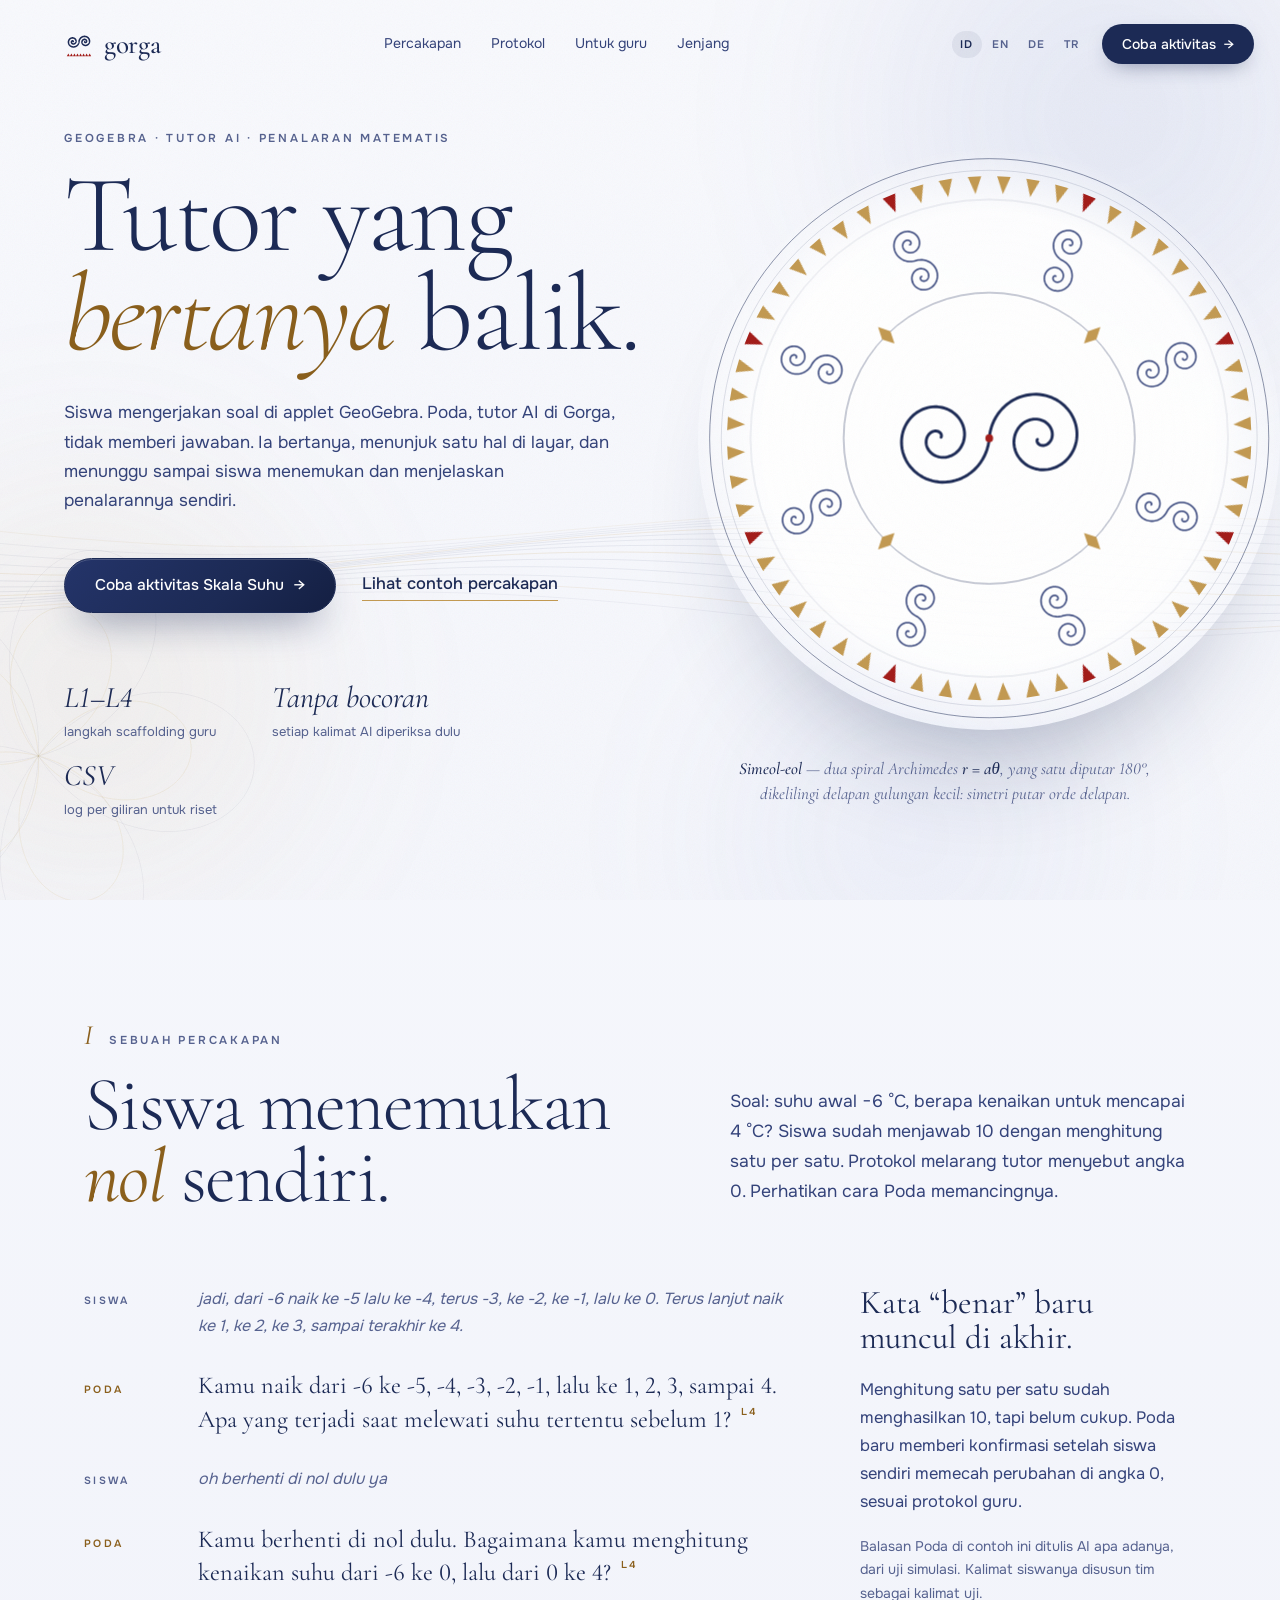
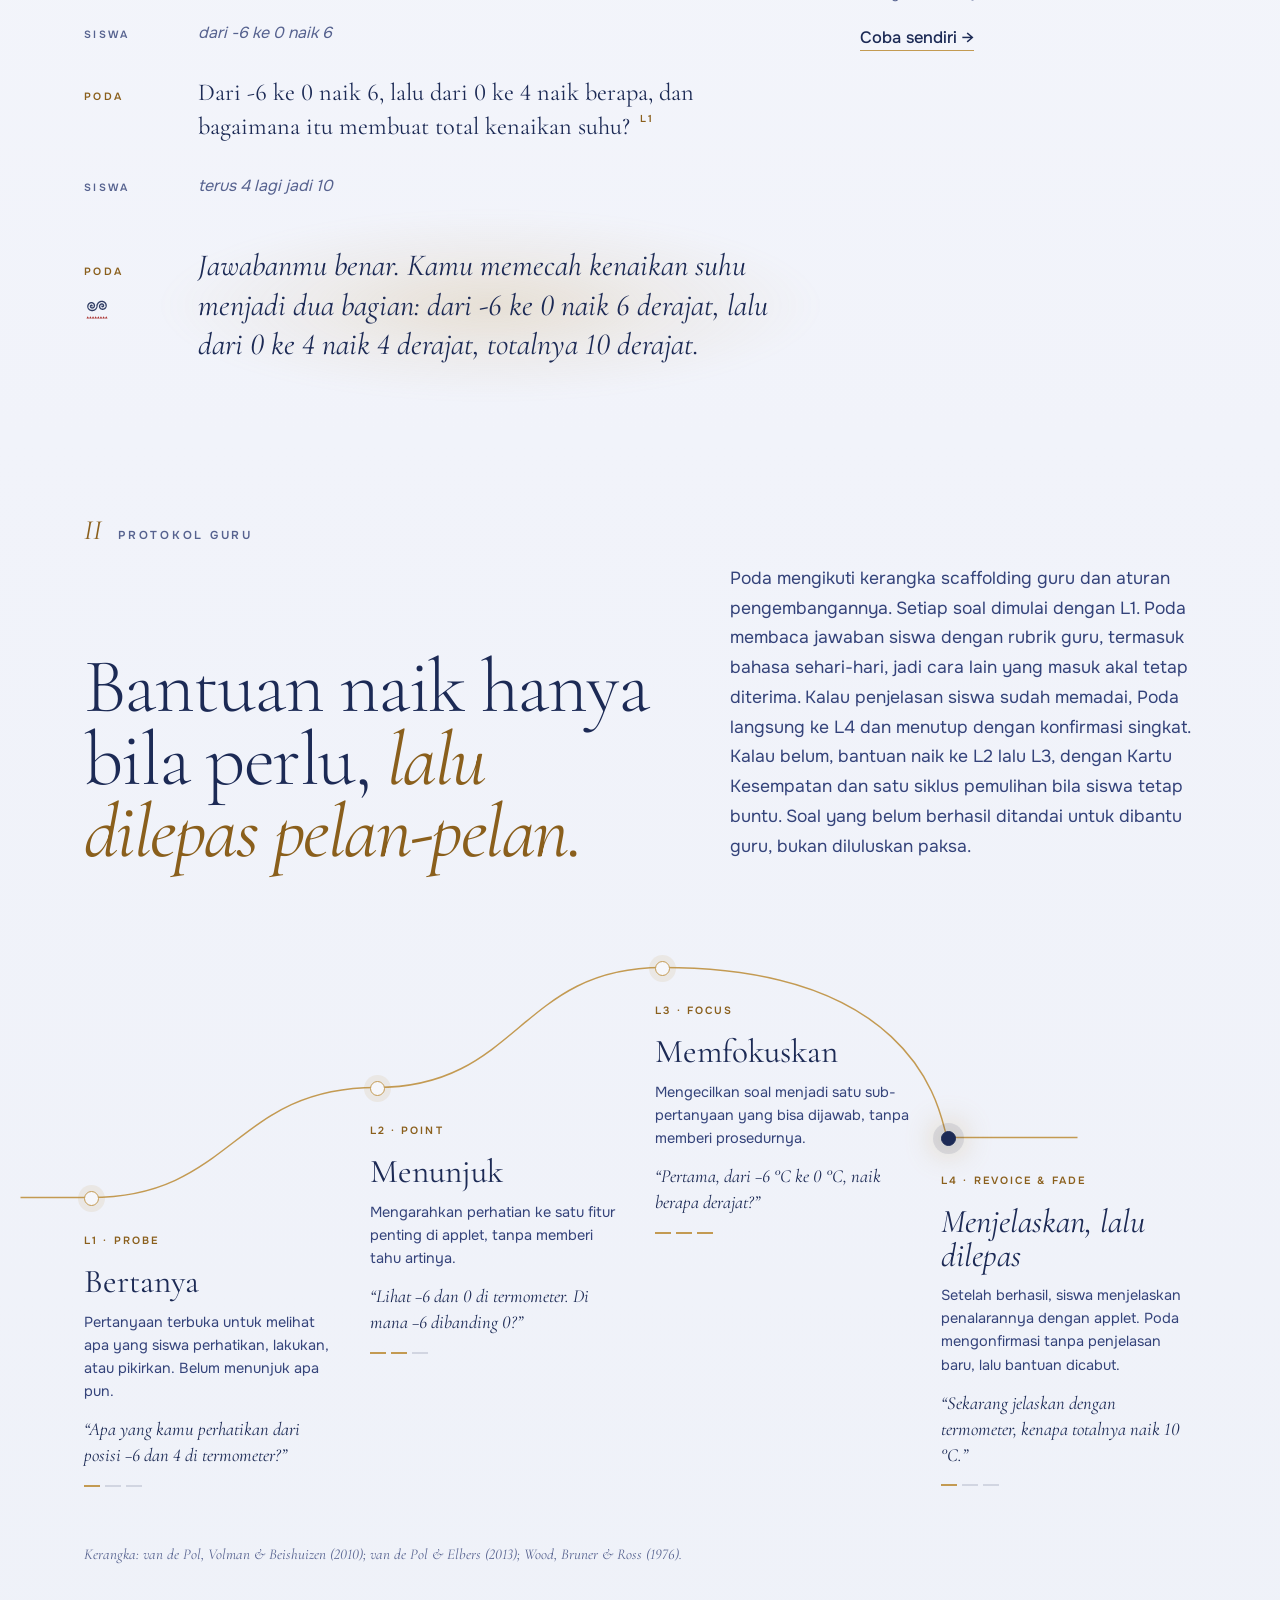
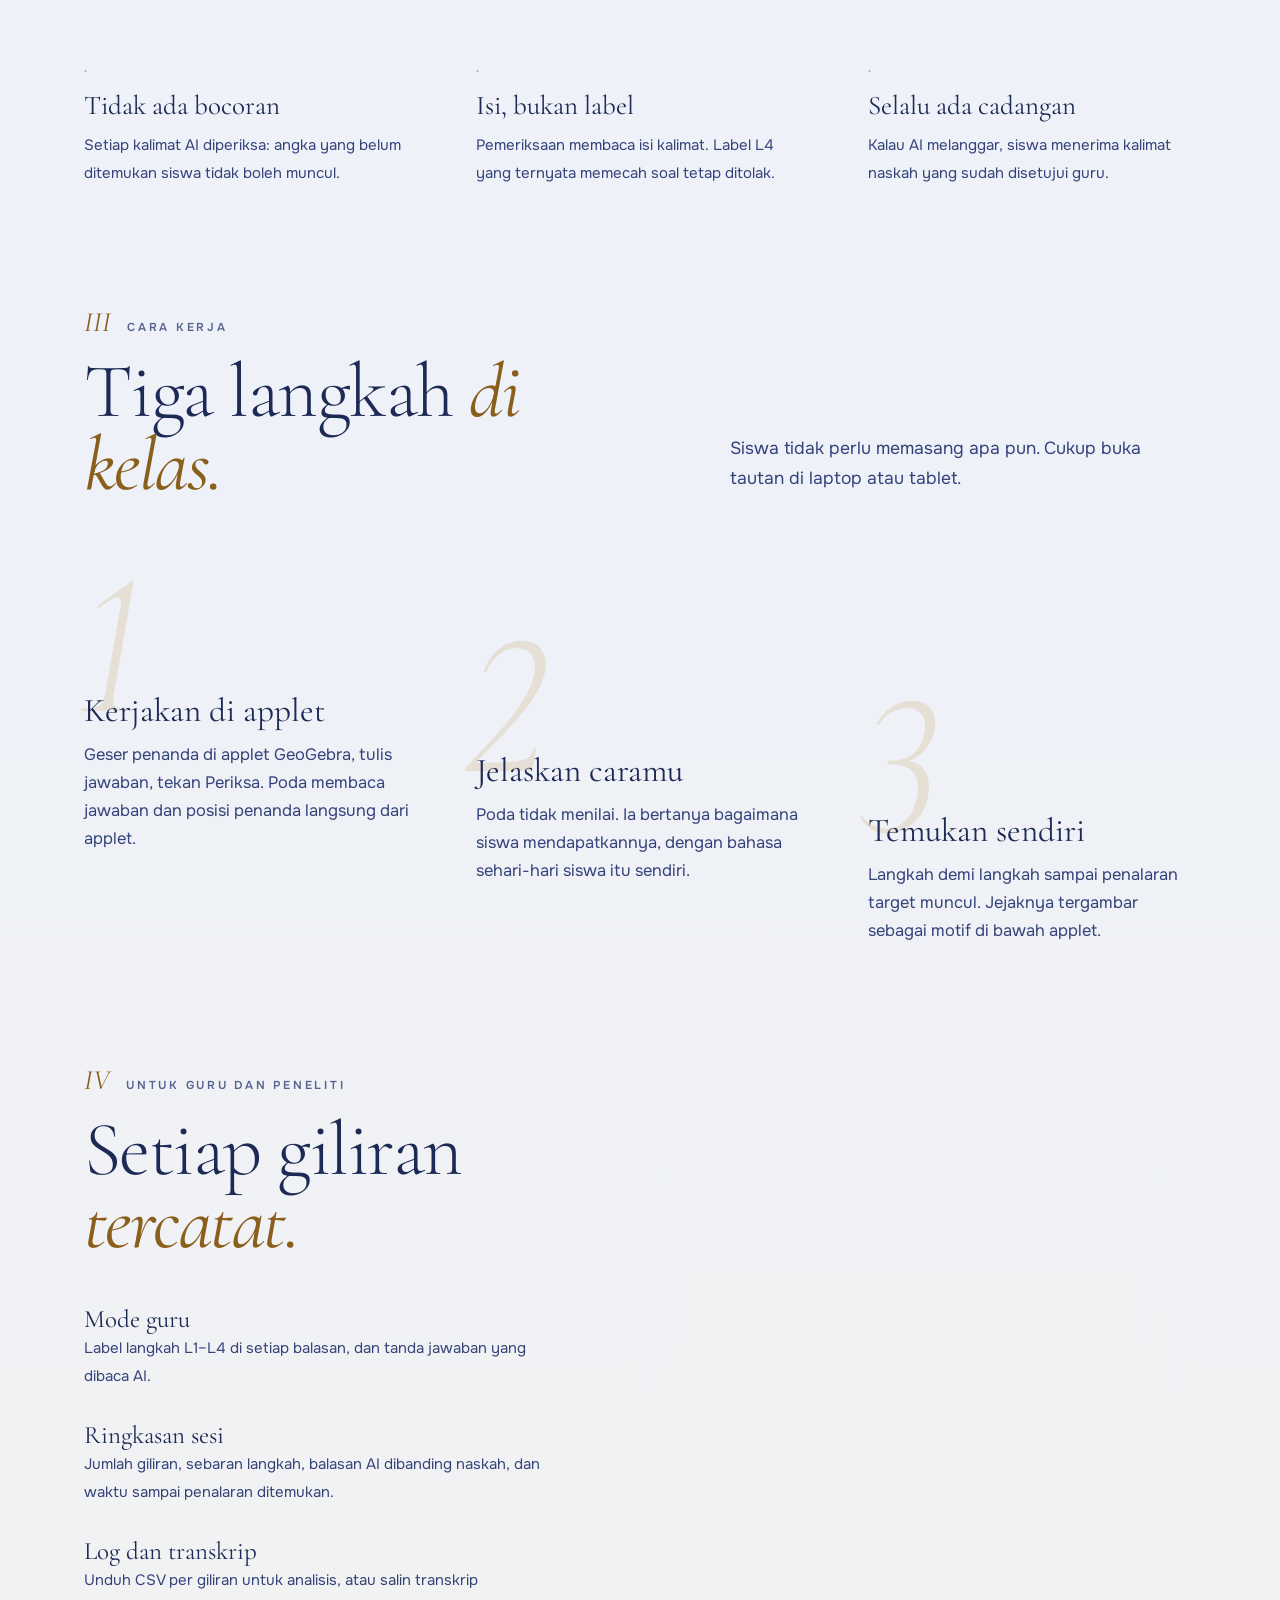
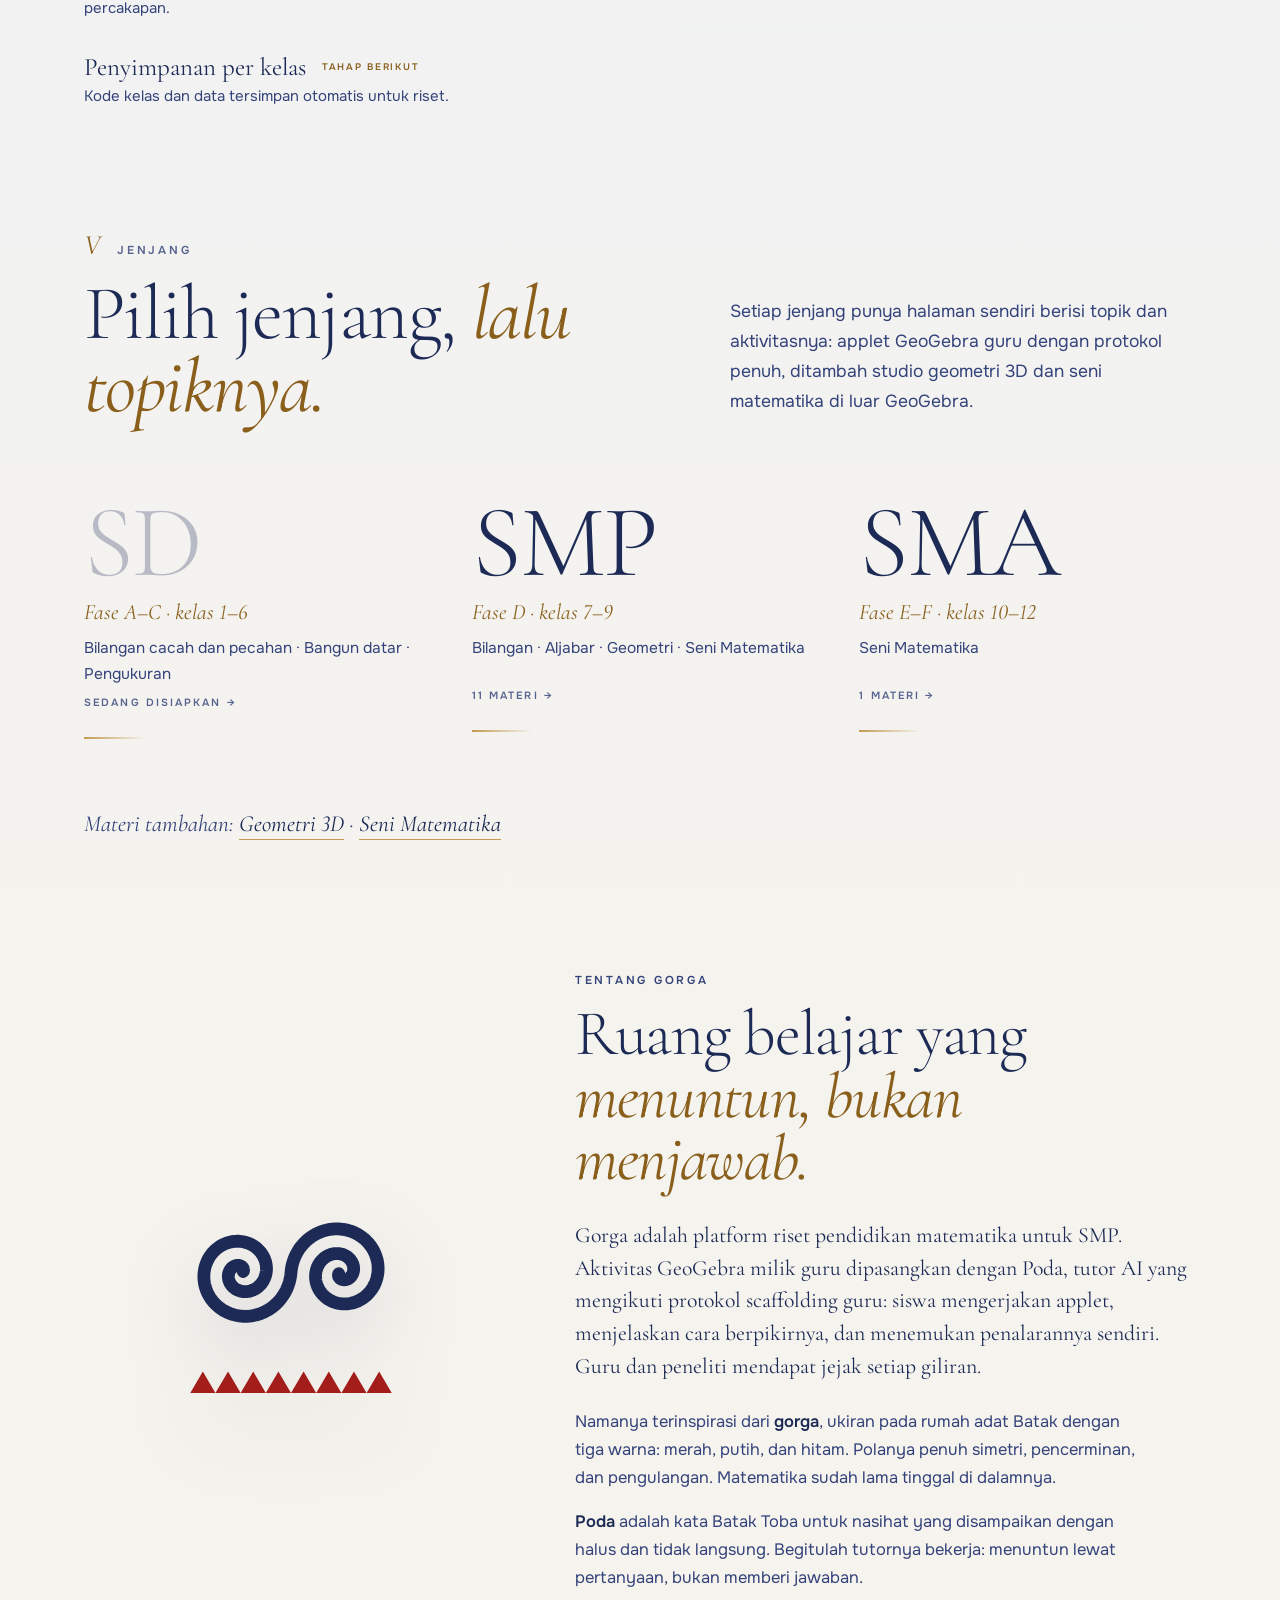
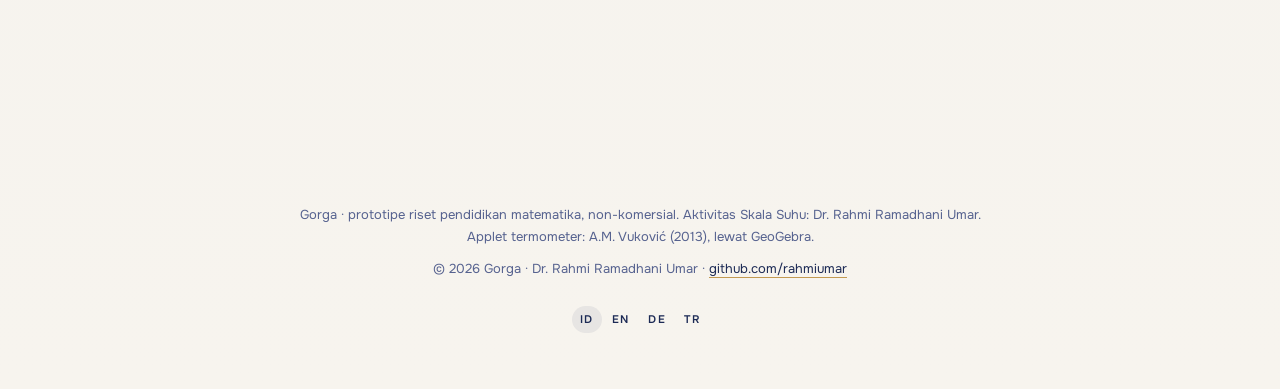
<file: index.html>
<!doctype html>
<html lang="id">
<head>
  <meta charset="utf-8">
  <meta name="viewport" content="width=device-width, initial-scale=1">
  <title>Gorga — tutor yang bertanya balik</title>
  <meta name="description" content="Gorga menyandingkan applet GeoGebra dengan Poda, tutor AI yang tidak memberi jawaban. Poda bertanya, menunjuk, dan menunggu sampai siswa menemukan penalarannya sendiri.">
  <meta property="og:title" content="Gorga — tutor yang bertanya balik">
  <meta property="og:description" content="Applet GeoGebra dan tutor AI dengan protokol scaffolding guru.">
  <meta property="og:image" content="https://rahmiumar.github.io/gorga/assets/covers/a1.jpg">
  <meta name="theme-color" content="#f4f5fa">
  <link rel="icon" href="assets/favicon.svg" type="image/svg+xml">
  <link rel="alternate" hreflang="id" href="https://rahmiumar.github.io/gorga/">
  <link rel="alternate" hreflang="en" href="https://rahmiumar.github.io/gorga/en/">
  <link rel="alternate" hreflang="de" href="https://rahmiumar.github.io/gorga/de/">
  <link rel="alternate" hreflang="tr" href="https://rahmiumar.github.io/gorga/tr/">
  <link rel="alternate" hreflang="x-default" href="https://rahmiumar.github.io/gorga/">
  <link rel="preconnect" href="https://fonts.googleapis.com">
  <link rel="preconnect" href="https://fonts.gstatic.com" crossorigin>
  <link href="https://fonts.googleapis.com/css2?family=Cormorant+Garamond:ital,wght@0,300;0,400;0,500;1,300;1,400;1,500&family=Onest:wght@400;500;600&display=swap" rel="stylesheet">
  <link rel="stylesheet" href="assets/gorga.css">
  <link rel="stylesheet" href="assets/home.css">
</head>
<body class="landing">
  <div class="sky" aria-hidden="true"><i></i><i></i><i></i></div>
  <canvas class="mathfield" aria-hidden="true"></canvas>

  <header class="top">
    <a class="mark" href="./" aria-label="Gorga, beranda"><img src="assets/logo-nila.svg" alt="" width="34" height="34"><span>gorga</span></a>
    <nav aria-label="Bagian">
      <a href="#percakapan">Percakapan</a><a href="#protokol">Protokol</a><a href="#guru">Untuk guru</a><a href="#aktivitas">Jenjang</a>
    </nav>
    <div class="end">
      <div class="langs" role="group" aria-label="Language"><a href="./" hreflang="id" lang="id" aria-current="true">ID</a><a href="en/" hreflang="en" lang="en">EN</a><a href="de/" hreflang="de" lang="de">DE</a><a href="tr/" hreflang="tr" lang="tr">TR</a></div>
      <a class="pill" href="suhu/?lang=id">Coba aktivitas <span aria-hidden="true">→</span></a>
    </div>
  </header>

  <main>
    <section class="hero">
      <div class="hero-text">
        <p class="kicker">GeoGebra · tutor AI · penalaran matematis</p>
        <h1>Tutor yang <em>bertanya</em> balik.</h1>
        <p class="lead">Siswa mengerjakan soal di applet GeoGebra. Poda, tutor AI di Gorga, tidak memberi jawaban. Ia bertanya, menunjuk satu hal di layar, dan menunggu sampai siswa menemukan dan menjelaskan penalarannya sendiri.</p>
        <div class="cta">
          <a class="btn" href="suhu/?lang=id">Coba aktivitas Skala Suhu <span aria-hidden="true">→</span></a>
          <a class="link" href="#percakapan">Lihat contoh percakapan</a>
        </div>
        
        <ul class="facts"><li><b>L1–L4</b><span>langkah scaffolding guru</span></li><li><b>Tanpa bocoran</b><span>setiap kalimat AI diperiksa dulu</span></li><li><b>CSV</b><span>log per giliran untuk riset</span></li></ul>
      </div>
      <figure class="art">
        <svg data-gorga role="img" aria-label="Medali gorga: gulungan simeol-eol dan cincin ipon-ipon"></svg>
        <figcaption><b>Simeol-eol</b> — dua spiral Archimedes <b>r = aθ</b>, yang satu diputar 180°, dikelilingi delapan gulungan kecil: simetri putar orde delapan.</figcaption>
      </figure>
    </section>

    <section class="chapter" id="percakapan">
      <header class="ch-head" data-rv>
        <p class="kicker"><span class="no">I</span>Sebuah percakapan</p>
        <h2>Siswa menemukan <em>nol</em> sendiri.</h2>
        <p class="intro">Soal: suhu awal −6 °C, berapa kenaikan untuk mencapai 4 °C? Siswa sudah menjawab 10 dengan menghitung satu per satu. Protokol melarang tutor menyebut angka 0. Perhatikan cara Poda memancingnya.</p>
      </header>
      <div class="dialogue">
        <div class="lines" data-rv="seq"><p class="say st" style="--i:0"><span class="who">Siswa</span><span class="txt">jadi, dari -6 naik ke -5 lalu ke -4, terus -3, ke -2, ke -1, lalu ke 0. Terus lanjut naik ke 1, ke 2, ke 3, sampai terakhir ke 4.</span></p><p class="say ai" style="--i:1"><span class="who">Poda</span><span class="txt">Kamu naik dari -6 ke -5, -4, -3, -2, -1, lalu ke 1, 2, 3, sampai 4. Apa yang terjadi saat melewati suhu tertentu sebelum 1?<sup class="lvl">L4</sup></span></p><p class="say st" style="--i:2"><span class="who">Siswa</span><span class="txt">oh berhenti di nol dulu ya</span></p><p class="say ai" style="--i:3"><span class="who">Poda</span><span class="txt">Kamu berhenti di nol dulu. Bagaimana kamu menghitung kenaikan suhu dari -6 ke 0, lalu dari 0 ke 4?<sup class="lvl">L4</sup></span></p><p class="say st" style="--i:4"><span class="who">Siswa</span><span class="txt">dari -6 ke 0 naik 6</span></p><p class="say ai" style="--i:5"><span class="who">Poda</span><span class="txt">Dari -6 ke 0 naik 6, lalu dari 0 ke 4 naik berapa, dan bagaimana itu membuat total kenaikan suhu?<sup class="lvl">L1</sup></span></p><p class="say st" style="--i:6"><span class="who">Siswa</span><span class="txt">terus 4 lagi jadi 10</span></p><p class="say found" style="--i:7"><span class="who">Poda</span><span class="txt">Jawabanmu benar. Kamu memecah kenaikan suhu menjadi dua bagian: dari -6 ke 0 naik 6 derajat, lalu dari 0 ke 4 naik 4 derajat, totalnya 10 derajat.</span></p></div>
        <aside class="note" data-rv>
          <h3>Kata “benar” baru muncul di akhir.</h3>
          <p>Menghitung satu per satu sudah menghasilkan 10, tapi belum cukup. Poda baru memberi konfirmasi setelah siswa sendiri memecah perubahan di angka 0, sesuai protokol guru.</p>
          <p class="small">Balasan Poda di contoh ini ditulis AI apa adanya, dari uji simulasi. Kalimat siswanya disusun tim sebagai kalimat uji.</p>
          <a class="link" href="suhu/?lang=id">Coba sendiri <span aria-hidden="true">→</span></a>
        </aside>
      </div>
    </section>

    <section class="chapter" id="protokol">
      <header class="ch-head" data-rv>
        <p class="kicker"><span class="no">II</span>Protokol guru</p>
        <h2>Bantuan naik hanya bila perlu, <em>lalu dilepas pelan-pelan.</em></h2>
        <p class="intro">Poda mengikuti kerangka scaffolding guru dan aturan pengembangannya. Setiap soal dimulai dengan L1. Poda membaca jawaban siswa dengan rubrik guru, termasuk bahasa sehari-hari, jadi cara lain yang masuk akal tetap diterima. Kalau penjelasan siswa sudah memadai, Poda langsung ke L4 dan menutup dengan konfirmasi singkat. Kalau belum, bantuan naik ke L2 lalu L3, dengan Kartu Kesempatan dan satu siklus pemulihan bila siswa tetap buntu. Soal yang belum berhasil ditandai untuk dibantu guru, bukan diluluskan paksa.</p>
      </header>
      <div class="ascent" data-rv="seq">
        <svg class="path" aria-hidden="true"><path pathLength="1"/></svg>
        <ol><li class="rung r1" style="--i:0">
            <span class="code" lang="en">L1 · Probe</span><h3>Bertanya</h3><p>Pertanyaan terbuka untuk melihat apa yang siswa perhatikan, lakukan, atau pikirkan. Belum menunjuk apa pun.</p><blockquote>“Apa yang kamu perhatikan dari posisi −6 dan 4 di termometer?”</blockquote><span class="lv" aria-hidden="true"><i class="on"></i><i class=""></i><i class=""></i></span>
          </li><li class="rung r2" style="--i:1">
            <span class="code" lang="en">L2 · Point</span><h3>Menunjuk</h3><p>Mengarahkan perhatian ke satu fitur penting di applet, tanpa memberi tahu artinya.</p><blockquote>“Lihat −6 dan 0 di termometer. Di mana −6 dibanding 0?”</blockquote><span class="lv" aria-hidden="true"><i class="on"></i><i class="on"></i><i class=""></i></span>
          </li><li class="rung r3" style="--i:2">
            <span class="code" lang="en">L3 · Focus</span><h3>Memfokuskan</h3><p>Mengecilkan soal menjadi satu sub-pertanyaan yang bisa dijawab, tanpa memberi prosedurnya.</p><blockquote>“Pertama, dari −6 °C ke 0 °C, naik berapa derajat?”</blockquote><span class="lv" aria-hidden="true"><i class="on"></i><i class="on"></i><i class="on"></i></span>
          </li><li class="rung r4" style="--i:3">
            <span class="code" lang="en">L4 · Revoice & fade</span><h3>Menjelaskan, lalu dilepas</h3><p>Setelah berhasil, siswa menjelaskan penalarannya dengan applet. Poda mengonfirmasi tanpa penjelasan baru, lalu bantuan dicabut.</p><blockquote>“Sekarang jelaskan dengan termometer, kenapa totalnya naik 10 °C.”</blockquote><span class="lv" aria-hidden="true"><i class="on"></i><i class=""></i><i class=""></i></span>
          </li></ol>
      </div>
      <p class="ladder-note" data-rv>Kerangka: van de Pol, Volman & Beishuizen (2010); van de Pol & Elbers (2013); Wood, Bruner & Ross (1976).</p>
      <ul class="guards" data-rv><li><b>Tidak ada bocoran</b><span>Setiap kalimat AI diperiksa: angka yang belum ditemukan siswa tidak boleh muncul.</span></li><li><b>Isi, bukan label</b><span>Pemeriksaan membaca isi kalimat. Label L4 yang ternyata memecah soal tetap ditolak.</span></li><li><b>Selalu ada cadangan</b><span>Kalau AI melanggar, siswa menerima kalimat naskah yang sudah disetujui guru.</span></li></ul>
    </section>

    <section class="chapter" id="how">
      <header class="ch-head" data-rv>
        <p class="kicker"><span class="no">III</span>Cara kerja</p>
        <h2>Tiga langkah <em>di kelas.</em></h2>
        <p class="intro">Siswa tidak perlu memasang apa pun. Cukup buka tautan di laptop atau tablet.</p>
      </header>
      <ol class="steps" data-rv="seq"><li style="--i:0"><span class="n">1</span><h3>Kerjakan di applet</h3><p>Geser penanda di applet GeoGebra, tulis jawaban, tekan Periksa. Poda membaca jawaban dan posisi penanda langsung dari applet.</p></li><li style="--i:1"><span class="n">2</span><h3>Jelaskan caramu</h3><p>Poda tidak menilai. Ia bertanya bagaimana siswa mendapatkannya, dengan bahasa sehari-hari siswa itu sendiri.</p></li><li style="--i:2"><span class="n">3</span><h3>Temukan sendiri</h3><p>Langkah demi langkah sampai penalaran target muncul. Jejaknya tergambar sebagai motif di bawah applet.</p></li></ol>
    </section>

    <section class="chapter teach" id="guru">
      <div class="teach-text" data-rv>
        <p class="kicker"><span class="no">IV</span>Untuk guru dan peneliti</p>
        <h2>Setiap giliran <em>tercatat.</em></h2>
        <ul class="feats"><li><b>Mode guru</b><span>Label langkah L1–L4 di setiap balasan, dan tanda jawaban yang dibaca AI.</span></li><li><b>Ringkasan sesi</b><span>Jumlah giliran, sebaran langkah, balasan AI dibanding naskah, dan waktu sampai penalaran ditemukan.</span></li><li><b>Log dan transkrip</b><span>Unduh CSV per giliran untuk analisis, atau salin transkrip percakapan.</span></li><li><b>Penyimpanan per kelas <em class="soon">tahap berikut</em></b><span>Kode kelas dan data tersimpan otomatis untuk riset.</span></li></ul>
      </div>
      <div class="mock" aria-hidden="true" data-rv>
        <div class="stats"><div class="stat"><span>Giliran</span><b>7</b><small>soal 1</small></div><div class="stat"><span>Balasan AI</span><b>94%</b><small>sisanya naskah</small></div><div class="stat"><span>Sampai target</span><b>2:41</b><small>menit</small></div>
          <div class="stat moves"><span>Langkah</span>
            <div class="bars"><div>L1<i style="width:30%"></i>2</div><div>L2<i style="width:15%"></i>1</div><div>L3<i style="width:0"></i>0</div><div>L4<i style="width:60%"></i>4</div></div>
          </div>
        </div>
        <table><thead><tr><th>#</th><th>jawaban siswa</th><th>diagnosis</th><th>langkah</th></tr></thead><tbody><tr><td>3</td><td>aku hitung kotaknya ada 10</td><td>benar, belum ada penjelasan</td><td>L4</td></tr><tr><td>4</td><td>gak tau</td><td>macet</td><td>L2</td></tr><tr><td>5</td><td>dari -6 ke 0 itu 6, terus 0 ke 4 itu 4</td><td>pecah di 0 (target)</td><td>Konfirmasi</td></tr></tbody></table>
        <p class="mock-note">Contoh tampilan mode guru</p>
      </div>
    </section>

    <section class="chapter" id="aktivitas">
      <header class="ch-head" data-rv>
        <p class="kicker"><span class="no">V</span>Jenjang</p>
        <h2>Pilih jenjang, <em>lalu topiknya.</em></h2>
        <p class="intro">Setiap jenjang punya halaman sendiri berisi topik dan aktivitasnya: applet GeoGebra guru dengan protokol penuh, ditambah studio geometri 3D dan seni matematika di luar GeoGebra.</p>
      </header>
      <ol class="levels" data-rv="seq"><li style="--i:0"><a class="level later" href="jenjang/?j=sd&amp;lang=id">
            <span class="lv-name" lang="id">SD</span>
            <span class="lv-phase">Fase A–C · kelas 1–6</span>
            <span class="lv-topics">Bilangan cacah dan pecahan · Bangun datar · Pengukuran</span>
            <span class="lv-count">sedang disiapkan <span aria-hidden="true">→</span></span></a></li><li style="--i:1"><a class="level" href="jenjang/?j=smp&amp;lang=id">
            <span class="lv-name" lang="id">SMP</span>
            <span class="lv-phase">Fase D · kelas 7–9</span>
            <span class="lv-topics">Bilangan · Aljabar · Geometri · Seni Matematika</span>
            <span class="lv-count">11 materi <span aria-hidden="true">→</span></span></a></li><li style="--i:2"><a class="level" href="jenjang/?j=sma&amp;lang=id">
            <span class="lv-name" lang="id">SMA</span>
            <span class="lv-phase">Fase E–F · kelas 10–12</span>
            <span class="lv-topics">Seni Matematika</span>
            <span class="lv-count">1 materi <span aria-hidden="true">→</span></span></a></li></ol>
      <p class="extra-links" data-rv>Materi tambahan: <a href="geometri/?lang=id">Geometri 3D</a> · <a href="seni/?lang=id">Seni Matematika</a></p>
    </section>

    <section class="chapter name">
      <img class="name-mark" src="assets/logo-nila.svg" alt="Logo Gorga" width="260" height="260" data-rv>
      <div data-rv>
        <p class="kicker">Tentang Gorga</p>
        <h2>Ruang belajar yang <em>menuntun, bukan menjawab.</em></h2>
        <p class="name-what">Gorga adalah platform riset pendidikan matematika untuk SMP. Aktivitas GeoGebra milik guru dipasangkan dengan Poda, tutor AI yang mengikuti protokol scaffolding guru: siswa mengerjakan applet, menjelaskan cara berpikirnya, dan menemukan penalarannya sendiri. Guru dan peneliti mendapat jejak setiap giliran.</p>
        <p>Namanya terinspirasi dari <b>gorga</b>, ukiran pada rumah adat Batak dengan tiga warna: merah, putih, dan hitam. Polanya penuh simetri, pencerminan, dan pengulangan. Matematika sudah lama tinggal di dalamnya.</p>
        <p><b>Poda</b> adalah kata Batak Toba untuk nasihat yang disampaikan dengan halus dan tidak langsung. Begitulah tutornya bekerja: menuntun lewat pertanyaan, bukan memberi jawaban.</p>
      </div>
    </section>
  </main>

  <footer class="foot">
    <p>Gorga · prototipe riset pendidikan matematika, non-komersial. Aktivitas Skala Suhu: Dr. Rahmi Ramadhani Umar. Applet termometer: A.M. Vuković (2013), lewat GeoGebra.</p>
    <p>© 2026 Gorga · Dr. Rahmi Ramadhani Umar · <a href="https://github.com/rahmiumar" rel="noopener">github.com/rahmiumar</a></p>
    <div class="langs foot-langs" role="group" aria-label="Language"><a href="./" hreflang="id" lang="id" aria-current="true">ID</a><a href="en/" hreflang="en" lang="en">EN</a><a href="de/" hreflang="de" lang="de">DE</a><a href="tr/" hreflang="tr" lang="tr">TR</a></div>
  </footer>

  <script>
    try { localStorage.setItem("gorga-lang", "id"); } catch (e) {}
  </script>
  <script src="assets/motif.js"></script>
  <script src="assets/mathfield.js"></script>
</body>
</html>
</file>
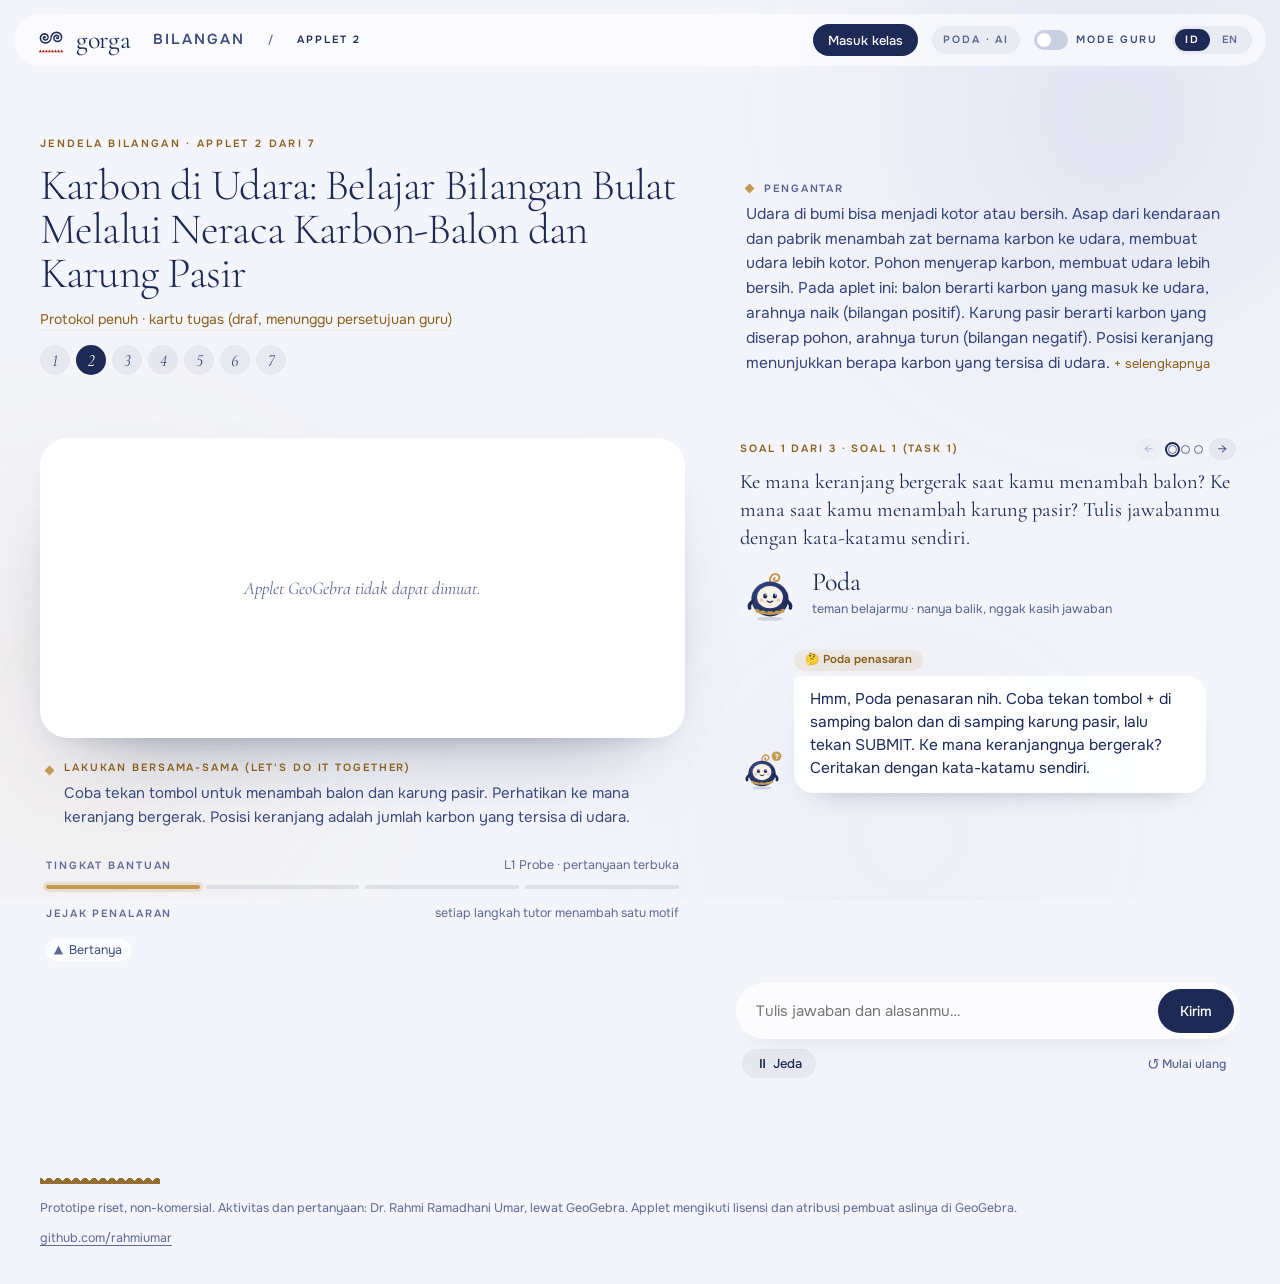
<file: aktivitas/index.html>
<!doctype html>
<html lang="id">
<head>
  <meta charset="utf-8">
  <meta name="viewport" content="width=device-width, initial-scale=1">
  <title>Aktivitas — Gorga</title>
  <meta name="description" content="Aktivitas Gorga: applet GeoGebra guru dengan tutor AI yang bertanya balik, dengan level scaffold L1–L4.">
  <link rel="icon" href="../assets/favicon.svg" type="image/svg+xml">
  <link rel="preconnect" href="https://fonts.googleapis.com">
  <link rel="preconnect" href="https://fonts.gstatic.com" crossorigin>
  <link href="https://fonts.googleapis.com/css2?family=Cormorant+Garamond:ital,wght@0,400;0,500;1,400&family=JetBrains+Mono:wght@400;500&family=Onest:wght@400;500;600&display=swap" rel="stylesheet">
  <link rel="stylesheet" href="../assets/gorga.css">
  <link rel="stylesheet" href="../assets/activity.css">
  <link rel="stylesheet" href="../assets/poda.css">
  <link rel="stylesheet" href="../assets/kelas.css">
  <script src="../assets/i18n.js"></script>
</head>
<body>
  <div class="sky" aria-hidden="true"><i></i><i></i><i></i></div>
  <header class="bar">
    <div style="display:flex;align-items:center;gap:22px">
      <a class="mark" href="../" id="home-link" aria-label="Gorga"><img src="../assets/logo-nila.svg" alt=""><span>gorga</span></a>
      <nav class="crumbs" aria-label="Lokasi"><a href="../#aktivitas" id="acts-link" data-i18n="crumb">Bilangan</a><span>/</span><span aria-current="page" id="crumb-here">Aplet</span></nav>
    </div>
    <div class="bar-right">
      <span id="mode-badge" class="badge">Mode naskah</span>
      <label class="switch">
        <input type="checkbox" id="teacher-toggle">
        <span data-i18n="teacher">Mode guru</span>
      </label>
      <div class="langs" role="group" aria-label="Bahasa / Language">
        <a href="#" data-set-lang="id" id="lang-id">ID</a><a href="#" data-set-lang="en" id="lang-en">EN</a>
      </div>
    </div>
  </header>

  <div class="intro-band">
    <div>
      <span class="eyebrow"><span data-i18n="window">Jendela Bilangan</span> · <span id="act-no">Applet 2 dari 7</span></span>
      <h1 id="act-title">Aktivitas</h1>
      <nav class="act-steps" id="act-steps" aria-label="Aktivitas lain"></nav>
    </div>
    <details class="context intro-more">
      <summary><span class="label" data-i18n="ctxLabel">Pengantar</span><span id="intro-lead"></span></summary>
      <div id="intro-rest"></div>
    </details>
  </div>

  <main class="layout">
    <section class="pane pane-applet" aria-label="Applet GeoGebra">
      <div class="applet-wrap" id="applet-wrap">
        <div id="ggb"></div>
        <div class="applet-loading" id="applet-loading" data-i18n="loading">Memuat applet GeoGebra…</div>
      </div>
      <div id="notes"></div>
      <div class="journey" aria-live="polite">
        <div class="journey-head">
          <span class="label" data-i18n="level">Tingkat bantuan</span>
          <span class="hint" id="level-name">L1 · Bertanya</span>
        </div>
        <div class="level-meter" id="level-meter" aria-hidden="true"><i></i><i></i><i></i><i></i></div>
        <div class="journey-head" style="margin-top:14px">
          <span class="label" data-i18n="path">Jejak penalaran</span>
          <span class="hint" data-i18n="pathHint">setiap langkah tutor menambah satu motif</span>
        </div>
        <ol class="path" id="journey"><li class="empty">–</li></ol>
      </div>
    </section>

    <section class="pane pane-chat" aria-label="Poda">
      <div class="qbox">
        <div class="qbox-head">
          <span class="label" id="q-no">Soal 1 dari 3</span>
          <div class="qnav">
            <button type="button" class="ghost" id="q-prev" aria-label="Soal sebelumnya">←</button>
            <span class="qdots" id="q-dots"></span>
            <button type="button" class="ghost" id="q-next" aria-label="Soal berikutnya">→</button>
          </div>
        </div>
        <div class="qtext" id="q-text"></div>
      </div>
      <div class="chat-log" id="chat-log" aria-live="polite"></div>
      <div class="chat-foot">
        <form class="chat-form" id="chat-form" autocomplete="off">
          <input id="chat-input" type="text" maxlength="600" placeholder="Tulis jawaban dan alasanmu…" data-i18n-ph="placeholder" aria-label="Jawaban">
          <button type="submit" id="send-btn" data-i18n="send">Kirim</button>
        </form>
        <p class="open-note" data-i18n="openNote">Protokol umum: kartu tugas per soal untuk aktivitas ini menyusul dari guru.</p>
      </div>
    </section>

    <section class="pane pane-log" id="log-pane" hidden aria-label="Mode guru">
      <div class="log-head">
        <div><span class="eyebrow" data-i18n="teacher">Mode guru</span><div style="font:400 26px/1.1 var(--serif);margin-top:4px" data-i18n="summary">Ringkasan sesi</div></div>
        <div class="actions">
          <button class="ghost" id="copy-btn" type="button" data-i18n="copy">Salin transkrip</button>
          <button class="ghost" id="csv-btn" type="button" data-i18n="csv">Unduh CSV</button>
        </div>
      </div>
      <div class="panel-grid">
        <div class="stat"><span class="label" data-i18n="stTurns">Giliran siswa</span><b id="st-turns">0</b><small data-i18n="stTurnsNote">sesi ini</small></div>
        <div class="stat"><span class="label" data-i18n="stAi">Balasan AI</span><b id="st-ai">–</b><small data-i18n="stAiNote">sisanya dari naskah</small></div>
        <div class="stat"><span class="label" data-i18n="stDone">Soal tuntas</span><b id="st-done">0</b><small id="st-done-note">dari 0</small></div>
        <div class="stat"><span class="label" data-i18n="stMoves">Langkah tutor</span><div class="bars" id="st-bars"></div></div>
      </div>
      <div class="log-scroll">
        <table>
          <thead><tr><th>#</th><th data-i18n="thTime">waktu</th><th data-i18n="thQ">soal</th><th data-i18n="thText">jawaban siswa</th><th data-i18n="thCat">input / penalaran</th><th data-i18n="thAssess">penilaian Poda · bukti</th><th data-i18n="thMove">level · langkah</th><th data-i18n="thState">penghitung / status</th><th data-i18n="thSource">sumber</th><th data-i18n="thReply">balasan tutor</th><th data-i18n="thFix">koreksi guru</th></tr></thead>
          <tbody id="log-body"></tbody>
        </table>
      </div>
    </section>
  </main>

  <footer class="foot">
    <div class="ipon thin"></div>
    <span data-i18n="foot">Prototipe riset, non-komersial. Aktivitas dan pertanyaan: Dr. Rahmi Ramadhani Umar, lewat GeoGebra. Applet mengikuti lisensi dan atribusi pembuat aslinya di GeoGebra.</span>
    <p class="gh-line"><a class="gh" href="https://github.com/rahmiumar" rel="noopener">github.com/rahmiumar</a></p>
  </footer>

  <script>
    gorgaApplyI18n({
      id: {},
      en: {
        crumb: "Integers", teacher: "Teacher mode", window: "Integers window", ctxLabel: "Introduction",
        loading: "Loading the GeoGebra applet…", level: "Level of help", path: "Reasoning path",
        pathHint: "each tutor step adds one motif", placeholder: "Write your answer and your reason…", send: "Send",
        openNote: "General protocol: the task card for each question in this activity is still to come from the teacher.",
        summary: "Session summary", copy: "Copy transcript", csv: "Download CSV",
        stTurns: "Student turns", stTurnsNote: "this session", stAi: "AI replies", stAiNote: "the rest from the script",
        stDone: "Questions done", stMoves: "Tutor moves",
        thTime: "time", thQ: "question", thText: "student answer", thCat: "input / reasoning", thMove: "level · move", thState: "counters / status", thSource: "source", thReply: "tutor reply", thAssess: "Poda's assessment · evidence", thFix: "teacher correction",
        foot: "Research prototype, non-commercial. Activities and questions: Dr. Rahmi Ramadhani Umar, via GeoGebra. Applets follow the licence and attribution of their original authors on GeoGebra.",
      },
    });
    document.getElementById("home-link").href = window.GORGA_LANG === "en" ? "../en/" : "../";
    document.getElementById("acts-link").href = window.GORGA_LANG === "en" ? "../en/#activities" : "../#aktivitas";
  </script>
  <script src="https://www.geogebra.org/apps/deployggb.js"></script>
  <script src="../assets/ladder.js"></script>
  <script src="../assets/assess.js"></script>
  <script src="../assets/poda.js"></script>
  <script src="../assets/cards/chance.js"></script>
  <script src="../assets/cards/engine.js"></script>
  <script src="../assets/cards/a2.js"></script>
  <script src="../assets/cards/a3.js"></script>
  <script src="../assets/cards/a4.js"></script>
  <script src="../assets/cards/a5.js"></script>
  <script src="../assets/cards/a6.js"></script>
  <script src="../assets/cards/a7.js"></script>
  <script src="../assets/cards/a8.js"></script>
  <script src="../assets/cards/a9.js"></script>
  <script src="../assets/kelas.js"></script>
  <script src="app.js"></script>
</body>
</html>
</file>
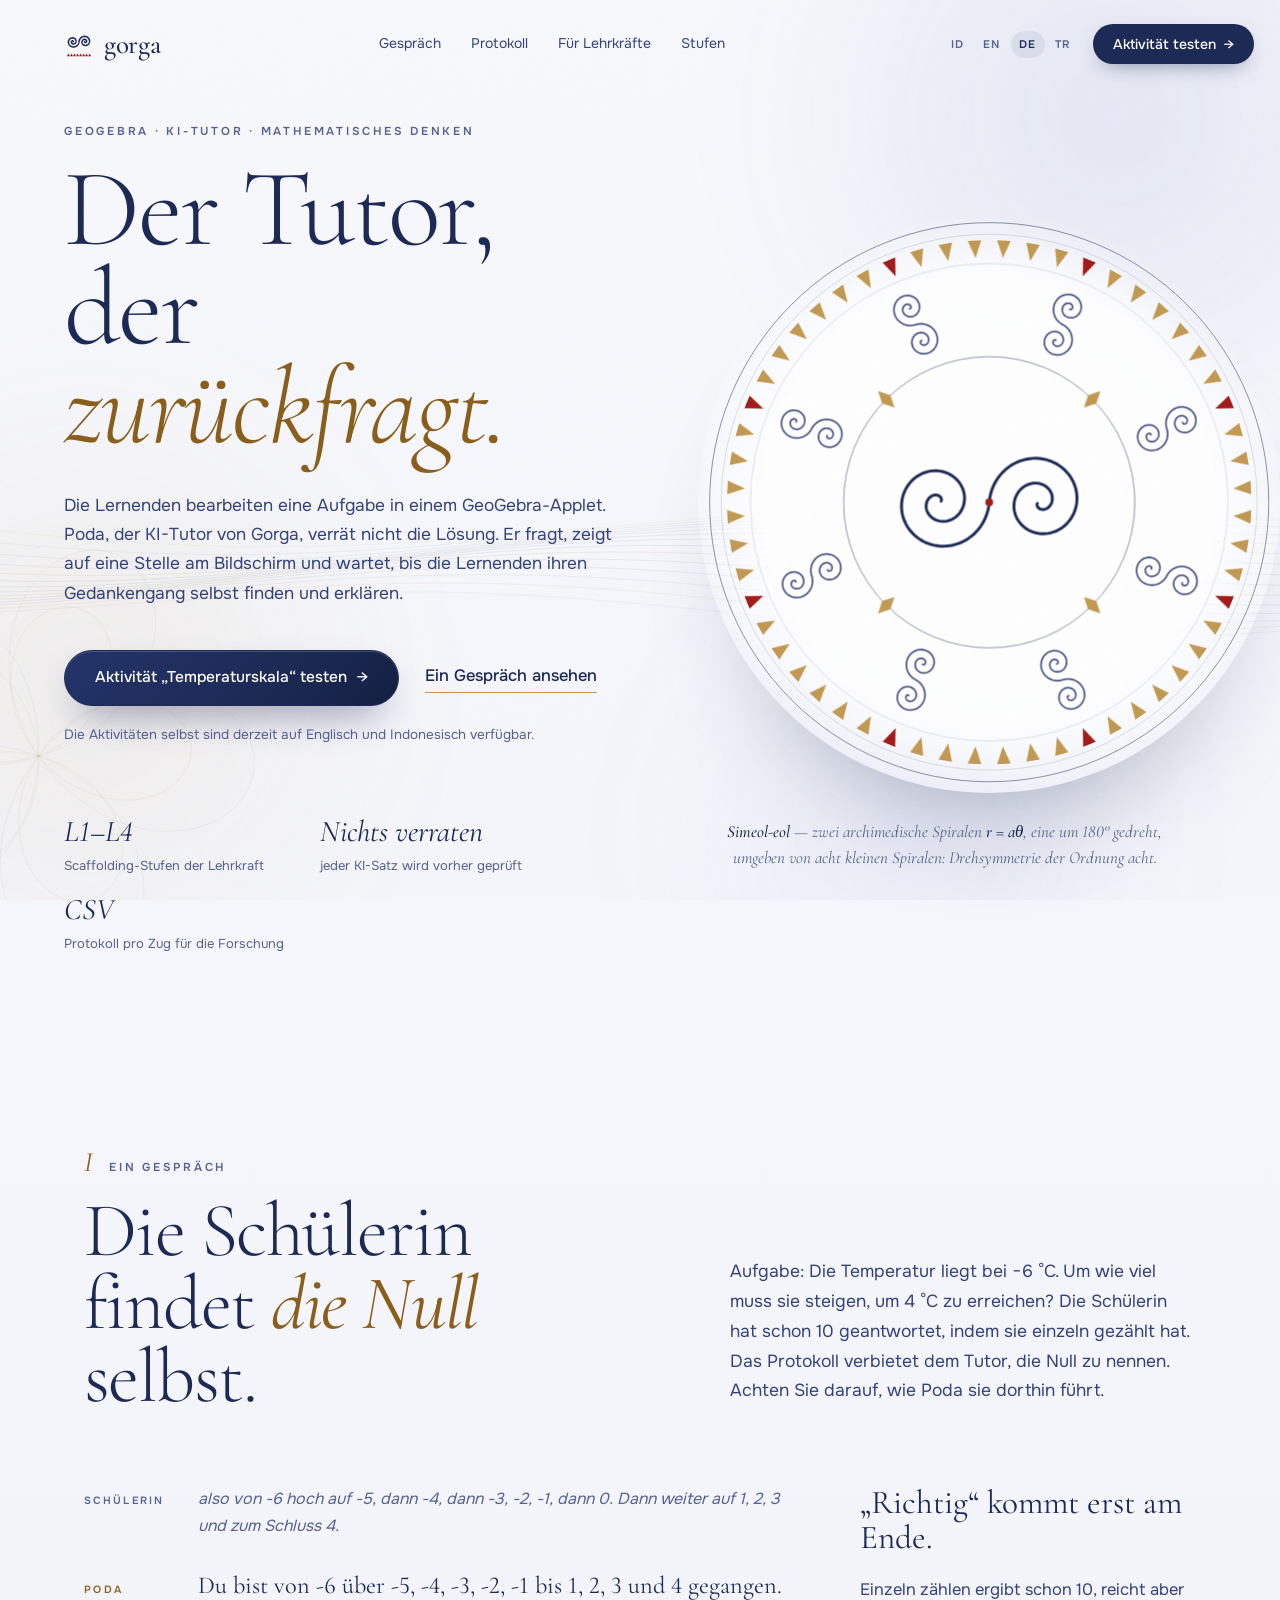
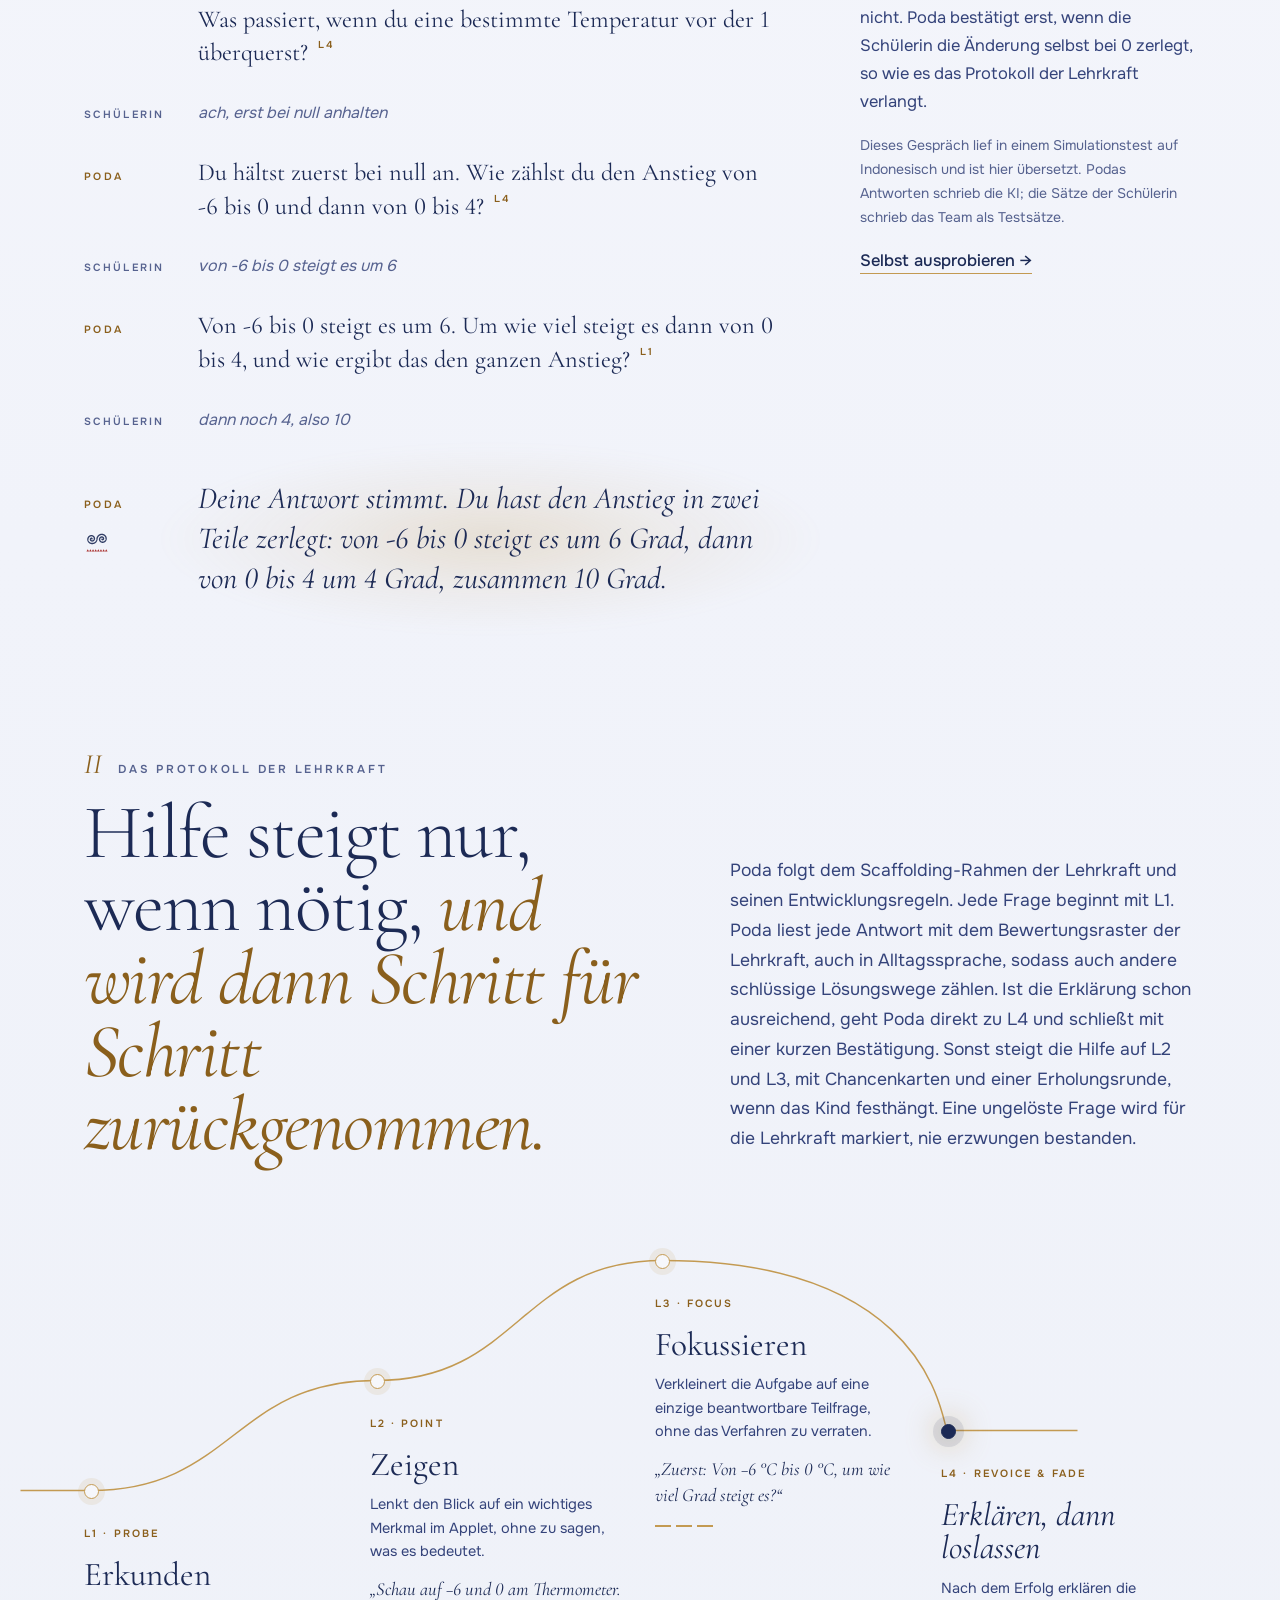
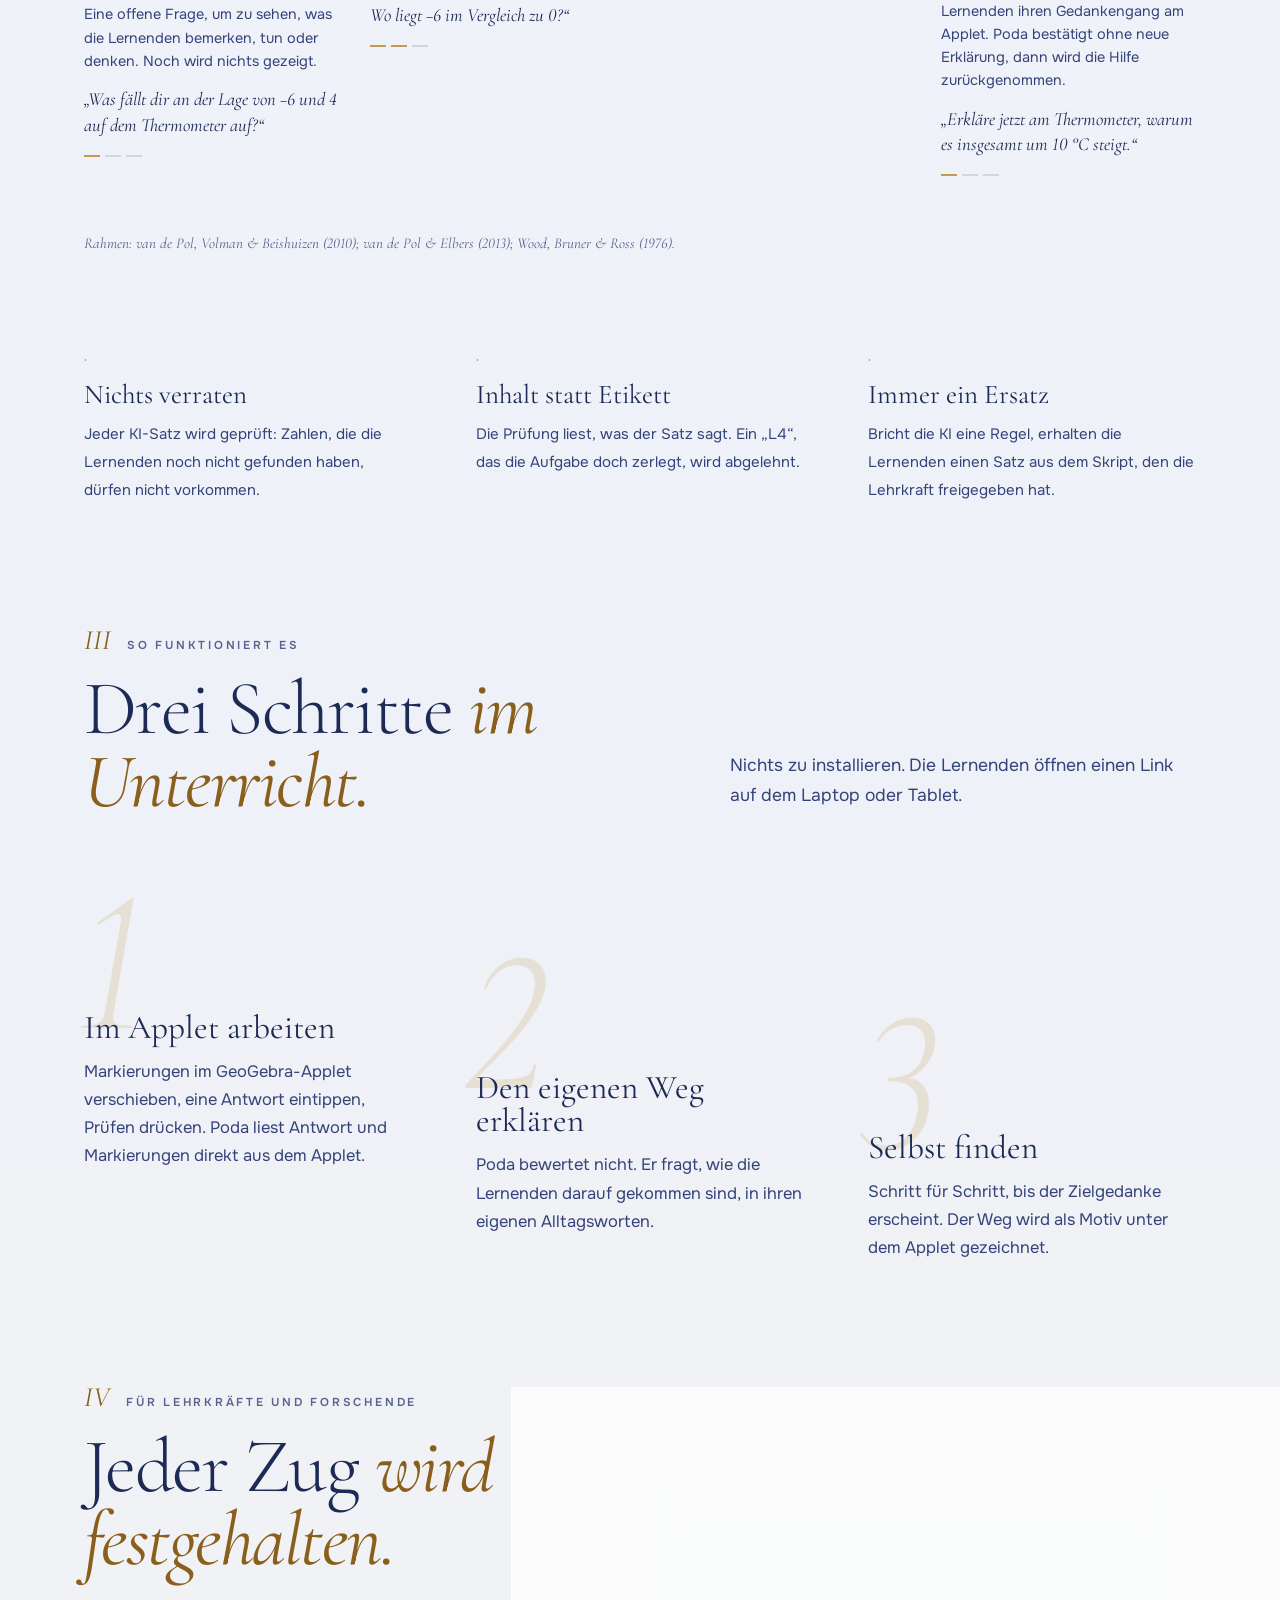
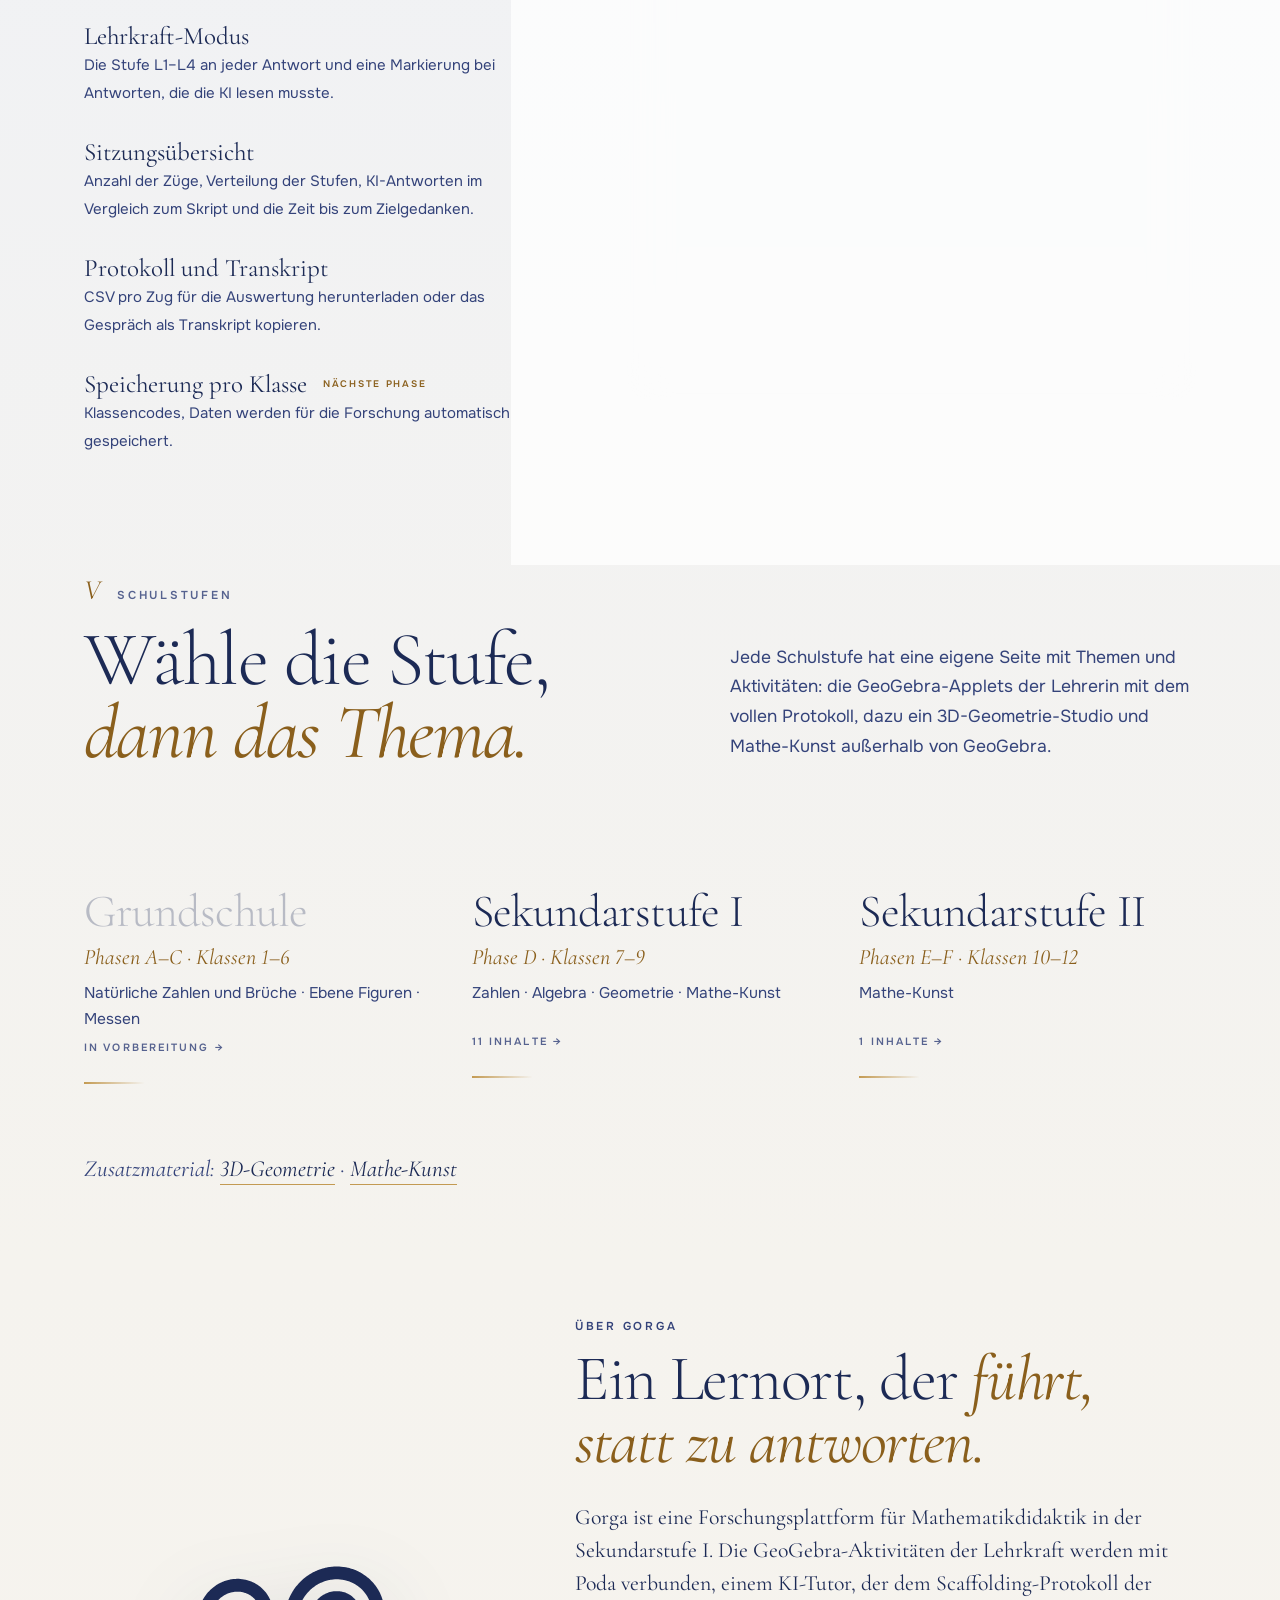
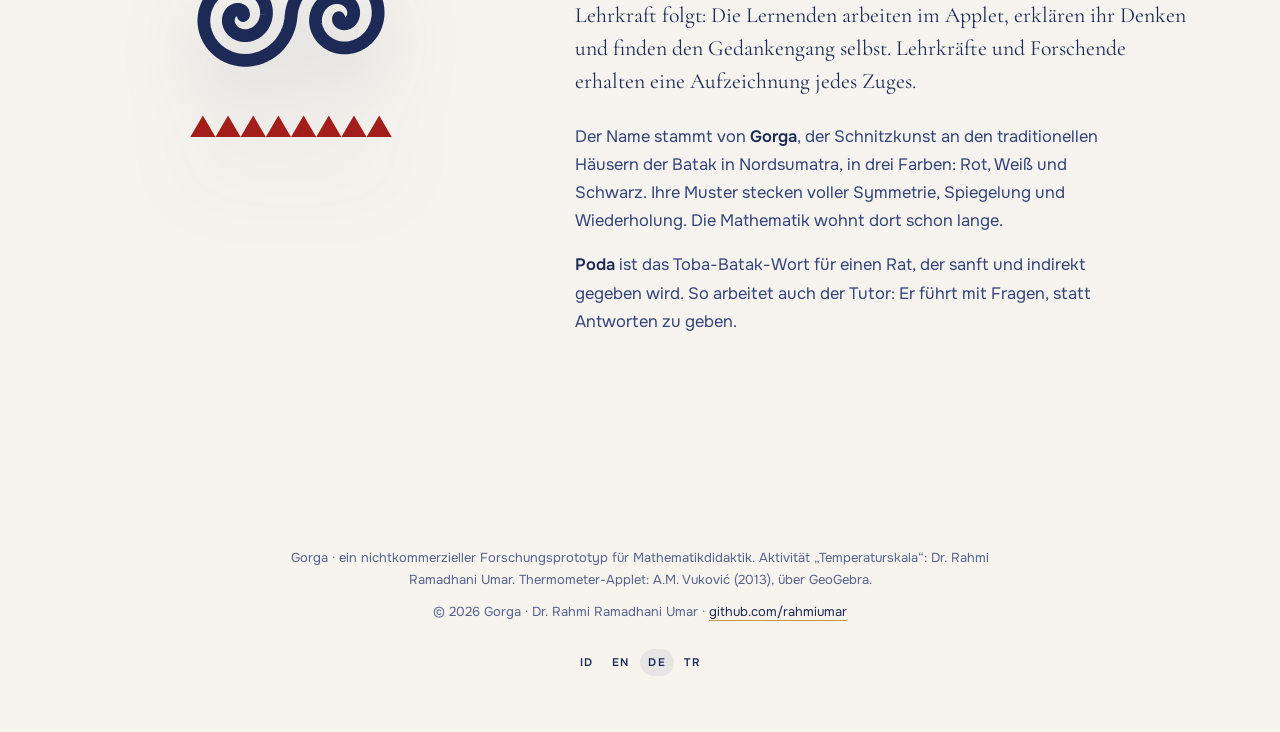
<file: de/index.html>
<!doctype html>
<html lang="de">
<head>
  <meta charset="utf-8">
  <meta name="viewport" content="width=device-width, initial-scale=1">
  <title>Gorga — der Tutor, der zurückfragt</title>
  <meta name="description" content="Gorga verbindet ein GeoGebra-Applet mit Poda, einem KI-Tutor, der keine Lösung verrät. Poda fragt, zeigt auf etwas und wartet, bis die Lernenden den Gedankengang selbst finden.">
  <meta property="og:title" content="Gorga — der Tutor, der zurückfragt">
  <meta property="og:description" content="GeoGebra-Applets und ein KI-Tutor, der dem Scaffolding-Protokoll der Lehrkraft folgt.">
  <meta property="og:image" content="https://rahmiumar.github.io/gorga/assets/covers/a1.jpg">
  <meta name="theme-color" content="#f4f5fa">
  <link rel="icon" href="../assets/favicon.svg" type="image/svg+xml">
  <link rel="alternate" hreflang="id" href="https://rahmiumar.github.io/gorga/">
  <link rel="alternate" hreflang="en" href="https://rahmiumar.github.io/gorga/en/">
  <link rel="alternate" hreflang="de" href="https://rahmiumar.github.io/gorga/de/">
  <link rel="alternate" hreflang="tr" href="https://rahmiumar.github.io/gorga/tr/">
  <link rel="alternate" hreflang="x-default" href="https://rahmiumar.github.io/gorga/">
  <link rel="preconnect" href="https://fonts.googleapis.com">
  <link rel="preconnect" href="https://fonts.gstatic.com" crossorigin>
  <link href="https://fonts.googleapis.com/css2?family=Cormorant+Garamond:ital,wght@0,300;0,400;0,500;1,300;1,400;1,500&family=Onest:wght@400;500;600&display=swap" rel="stylesheet">
  <link rel="stylesheet" href="../assets/gorga.css">
  <link rel="stylesheet" href="../assets/home.css">
</head>
<body class="landing">
  <div class="sky" aria-hidden="true"><i></i><i></i><i></i></div>
  <canvas class="mathfield" aria-hidden="true"></canvas>

  <header class="top">
    <a class="mark" href="../" aria-label="Gorga, Startseite"><img src="../assets/logo-nila.svg" alt="" width="34" height="34"><span>gorga</span></a>
    <nav aria-label="Abschnitte">
      <a href="#gespraech">Gespräch</a><a href="#protokoll">Protokoll</a><a href="#lehrkraefte">Für Lehrkräfte</a><a href="#aktivitaeten">Stufen</a>
    </nav>
    <div class="end">
      <div class="langs" role="group" aria-label="Language"><a href="../" hreflang="id" lang="id">ID</a><a href="../en/" hreflang="en" lang="en">EN</a><a href="../de/" hreflang="de" lang="de" aria-current="true">DE</a><a href="../tr/" hreflang="tr" lang="tr">TR</a></div>
      <a class="pill" href="../suhu/?lang=en">Aktivität testen <span aria-hidden="true">→</span></a>
    </div>
  </header>

  <main>
    <section class="hero">
      <div class="hero-text">
        <p class="kicker">GeoGebra · KI-Tutor · mathematisches Denken</p>
        <h1>Der Tutor, der <em>zurückfragt.</em></h1>
        <p class="lead">Die Lernenden bearbeiten eine Aufgabe in einem GeoGebra-Applet. Poda, der KI-Tutor von Gorga, verrät nicht die Lösung. Er fragt, zeigt auf eine Stelle am Bildschirm und wartet, bis die Lernenden ihren Gedankengang selbst finden und erklären.</p>
        <div class="cta">
          <a class="btn" href="../suhu/?lang=en">Aktivität „Temperaturskala“ testen <span aria-hidden="true">→</span></a>
          <a class="link" href="#gespraech">Ein Gespräch ansehen</a>
        </div>
        <p class="app-note">Die Aktivitäten selbst sind derzeit auf Englisch und Indonesisch verfügbar.</p>
        <ul class="facts"><li><b>L1–L4</b><span>Scaffolding-Stufen der Lehrkraft</span></li><li><b>Nichts verraten</b><span>jeder KI-Satz wird vorher geprüft</span></li><li><b>CSV</b><span>Protokoll pro Zug für die Forschung</span></li></ul>
      </div>
      <figure class="art">
        <svg data-gorga role="img" aria-label="Gorga-Medaillon: Simeol-eol-Spiralen und ein Ring aus Ipon-ipon-Dreiecken"></svg>
        <figcaption><b>Simeol-eol</b> — zwei archimedische Spiralen <b>r = aθ</b>, eine um 180° gedreht, umgeben von acht kleinen Spiralen: Drehsymmetrie der Ordnung acht.</figcaption>
      </figure>
    </section>

    <section class="chapter" id="gespraech">
      <header class="ch-head" data-rv>
        <p class="kicker"><span class="no">I</span>Ein Gespräch</p>
        <h2>Die Schülerin findet <em>die Null</em> selbst.</h2>
        <p class="intro">Aufgabe: Die Temperatur liegt bei −6 °C. Um wie viel muss sie steigen, um 4 °C zu erreichen? Die Schülerin hat schon 10 geantwortet, indem sie einzeln gezählt hat. Das Protokoll verbietet dem Tutor, die Null zu nennen. Achten Sie darauf, wie Poda sie dorthin führt.</p>
      </header>
      <div class="dialogue">
        <div class="lines" data-rv="seq"><p class="say st" style="--i:0"><span class="who">Schülerin</span><span class="txt">also von -6 hoch auf -5, dann -4, dann -3, -2, -1, dann 0. Dann weiter auf 1, 2, 3 und zum Schluss 4.</span></p><p class="say ai" style="--i:1"><span class="who">Poda</span><span class="txt">Du bist von -6 über -5, -4, -3, -2, -1 bis 1, 2, 3 und 4 gegangen. Was passiert, wenn du eine bestimmte Temperatur vor der 1 überquerst?<sup class="lvl">L4</sup></span></p><p class="say st" style="--i:2"><span class="who">Schülerin</span><span class="txt">ach, erst bei null anhalten</span></p><p class="say ai" style="--i:3"><span class="who">Poda</span><span class="txt">Du hältst zuerst bei null an. Wie zählst du den Anstieg von -6 bis 0 und dann von 0 bis 4?<sup class="lvl">L4</sup></span></p><p class="say st" style="--i:4"><span class="who">Schülerin</span><span class="txt">von -6 bis 0 steigt es um 6</span></p><p class="say ai" style="--i:5"><span class="who">Poda</span><span class="txt">Von -6 bis 0 steigt es um 6. Um wie viel steigt es dann von 0 bis 4, und wie ergibt das den ganzen Anstieg?<sup class="lvl">L1</sup></span></p><p class="say st" style="--i:6"><span class="who">Schülerin</span><span class="txt">dann noch 4, also 10</span></p><p class="say found" style="--i:7"><span class="who">Poda</span><span class="txt">Deine Antwort stimmt. Du hast den Anstieg in zwei Teile zerlegt: von -6 bis 0 steigt es um 6 Grad, dann von 0 bis 4 um 4 Grad, zusammen 10 Grad.</span></p></div>
        <aside class="note" data-rv>
          <h3>„Richtig“ kommt erst am Ende.</h3>
          <p>Einzeln zählen ergibt schon 10, reicht aber nicht. Poda bestätigt erst, wenn die Schülerin die Änderung selbst bei 0 zerlegt, so wie es das Protokoll der Lehrkraft verlangt.</p>
          <p class="small">Dieses Gespräch lief in einem Simulationstest auf Indonesisch und ist hier übersetzt. Podas Antworten schrieb die KI; die Sätze der Schülerin schrieb das Team als Testsätze.</p>
          <a class="link" href="../suhu/?lang=en">Selbst ausprobieren <span aria-hidden="true">→</span></a>
        </aside>
      </div>
    </section>

    <section class="chapter" id="protokoll">
      <header class="ch-head" data-rv>
        <p class="kicker"><span class="no">II</span>Das Protokoll der Lehrkraft</p>
        <h2>Hilfe steigt nur, wenn nötig, <em>und wird dann Schritt für Schritt zurückgenommen.</em></h2>
        <p class="intro">Poda folgt dem Scaffolding-Rahmen der Lehrkraft und seinen Entwicklungsregeln. Jede Frage beginnt mit L1. Poda liest jede Antwort mit dem Bewertungsraster der Lehrkraft, auch in Alltagssprache, sodass auch andere schlüssige Lösungswege zählen. Ist die Erklärung schon ausreichend, geht Poda direkt zu L4 und schließt mit einer kurzen Bestätigung. Sonst steigt die Hilfe auf L2 und L3, mit Chancenkarten und einer Erholungsrunde, wenn das Kind festhängt. Eine ungelöste Frage wird für die Lehrkraft markiert, nie erzwungen bestanden.</p>
      </header>
      <div class="ascent" data-rv="seq">
        <svg class="path" aria-hidden="true"><path pathLength="1"/></svg>
        <ol><li class="rung r1" style="--i:0">
            <span class="code" lang="en">L1 · Probe</span><h3>Erkunden</h3><p>Eine offene Frage, um zu sehen, was die Lernenden bemerken, tun oder denken. Noch wird nichts gezeigt.</p><blockquote>„Was fällt dir an der Lage von −6 und 4 auf dem Thermometer auf?“</blockquote><span class="lv" aria-hidden="true"><i class="on"></i><i class=""></i><i class=""></i></span>
          </li><li class="rung r2" style="--i:1">
            <span class="code" lang="en">L2 · Point</span><h3>Zeigen</h3><p>Lenkt den Blick auf ein wichtiges Merkmal im Applet, ohne zu sagen, was es bedeutet.</p><blockquote>„Schau auf −6 und 0 am Thermometer. Wo liegt −6 im Vergleich zu 0?“</blockquote><span class="lv" aria-hidden="true"><i class="on"></i><i class="on"></i><i class=""></i></span>
          </li><li class="rung r3" style="--i:2">
            <span class="code" lang="en">L3 · Focus</span><h3>Fokussieren</h3><p>Verkleinert die Aufgabe auf eine einzige beantwortbare Teilfrage, ohne das Verfahren zu verraten.</p><blockquote>„Zuerst: Von −6 °C bis 0 °C, um wie viel Grad steigt es?“</blockquote><span class="lv" aria-hidden="true"><i class="on"></i><i class="on"></i><i class="on"></i></span>
          </li><li class="rung r4" style="--i:3">
            <span class="code" lang="en">L4 · Revoice & fade</span><h3>Erklären, dann loslassen</h3><p>Nach dem Erfolg erklären die Lernenden ihren Gedankengang am Applet. Poda bestätigt ohne neue Erklärung, dann wird die Hilfe zurückgenommen.</p><blockquote>„Erkläre jetzt am Thermometer, warum es insgesamt um 10 °C steigt.“</blockquote><span class="lv" aria-hidden="true"><i class="on"></i><i class=""></i><i class=""></i></span>
          </li></ol>
      </div>
      <p class="ladder-note" data-rv>Rahmen: van de Pol, Volman & Beishuizen (2010); van de Pol & Elbers (2013); Wood, Bruner & Ross (1976).</p>
      <ul class="guards" data-rv><li><b>Nichts verraten</b><span>Jeder KI-Satz wird geprüft: Zahlen, die die Lernenden noch nicht gefunden haben, dürfen nicht vorkommen.</span></li><li><b>Inhalt statt Etikett</b><span>Die Prüfung liest, was der Satz sagt. Ein „L4“, das die Aufgabe doch zerlegt, wird abgelehnt.</span></li><li><b>Immer ein Ersatz</b><span>Bricht die KI eine Regel, erhalten die Lernenden einen Satz aus dem Skript, den die Lehrkraft freigegeben hat.</span></li></ul>
    </section>

    <section class="chapter" id="how">
      <header class="ch-head" data-rv>
        <p class="kicker"><span class="no">III</span>So funktioniert es</p>
        <h2>Drei Schritte <em>im Unterricht.</em></h2>
        <p class="intro">Nichts zu installieren. Die Lernenden öffnen einen Link auf dem Laptop oder Tablet.</p>
      </header>
      <ol class="steps" data-rv="seq"><li style="--i:0"><span class="n">1</span><h3>Im Applet arbeiten</h3><p>Markierungen im GeoGebra-Applet verschieben, eine Antwort eintippen, Prüfen drücken. Poda liest Antwort und Markierungen direkt aus dem Applet.</p></li><li style="--i:1"><span class="n">2</span><h3>Den eigenen Weg erklären</h3><p>Poda bewertet nicht. Er fragt, wie die Lernenden darauf gekommen sind, in ihren eigenen Alltagsworten.</p></li><li style="--i:2"><span class="n">3</span><h3>Selbst finden</h3><p>Schritt für Schritt, bis der Zielgedanke erscheint. Der Weg wird als Motiv unter dem Applet gezeichnet.</p></li></ol>
    </section>

    <section class="chapter teach" id="lehrkraefte">
      <div class="teach-text" data-rv>
        <p class="kicker"><span class="no">IV</span>Für Lehrkräfte und Forschende</p>
        <h2>Jeder Zug <em>wird festgehalten.</em></h2>
        <ul class="feats"><li><b>Lehrkraft-Modus</b><span>Die Stufe L1–L4 an jeder Antwort und eine Markierung bei Antworten, die die KI lesen musste.</span></li><li><b>Sitzungsübersicht</b><span>Anzahl der Züge, Verteilung der Stufen, KI-Antworten im Vergleich zum Skript und die Zeit bis zum Zielgedanken.</span></li><li><b>Protokoll und Transkript</b><span>CSV pro Zug für die Auswertung herunterladen oder das Gespräch als Transkript kopieren.</span></li><li><b>Speicherung pro Klasse <em class="soon">nächste Phase</em></b><span>Klassencodes, Daten werden für die Forschung automatisch gespeichert.</span></li></ul>
      </div>
      <div class="mock" aria-hidden="true" data-rv>
        <div class="stats"><div class="stat"><span>Züge</span><b>7</b><small>Aufgabe 1</small></div><div class="stat"><span>KI-Antworten</span><b>94%</b><small>Rest aus dem Skript</small></div><div class="stat"><span>Bis zum Ziel</span><b>2:41</b><small>Minuten</small></div>
          <div class="stat moves"><span>Stufen</span>
            <div class="bars"><div>L1<i style="width:30%"></i>2</div><div>L2<i style="width:15%"></i>1</div><div>L3<i style="width:0"></i>0</div><div>L4<i style="width:60%"></i>4</div></div>
          </div>
        </div>
        <table><thead><tr><th>#</th><th>Antwort</th><th>Diagnose</th><th>Stufe</th></tr></thead><tbody><tr><td>3</td><td>ich hab 10 Kästchen gezählt</td><td>richtig, noch ohne Erklärung</td><td>L4</td></tr><tr><td>4</td><td>weiß nicht</td><td>steckt fest</td><td>L2</td></tr><tr><td>5</td><td>von -6 bis 0 sind es 6, dann 0 bis 4 sind 4</td><td>bei 0 zerlegt (Ziel)</td><td>Bestätigung</td></tr></tbody></table>
        <p class="mock-note">Beispiel der Lehrkraft-Ansicht</p>
      </div>
    </section>

    <section class="chapter" id="aktivitaeten">
      <header class="ch-head" data-rv>
        <p class="kicker"><span class="no">V</span>Schulstufen</p>
        <h2>Wähle die Stufe, <em>dann das Thema.</em></h2>
        <p class="intro">Jede Schulstufe hat eine eigene Seite mit Themen und Aktivitäten: die GeoGebra-Applets der Lehrerin mit dem vollen Protokoll, dazu ein 3D-Geometrie-Studio und Mathe-Kunst außerhalb von GeoGebra.</p>
      </header>
      <ol class="levels" data-rv="seq"><li style="--i:0"><a class="level later" href="../jenjang/?j=sd&amp;lang=en">
            <span class="lv-name long" lang="de">Grundschule</span>
            <span class="lv-phase">Phasen A–C · Klassen 1–6</span>
            <span class="lv-topics">Natürliche Zahlen und Brüche · Ebene Figuren · Messen</span>
            <span class="lv-count">in Vorbereitung <span aria-hidden="true">→</span></span></a></li><li style="--i:1"><a class="level" href="../jenjang/?j=smp&amp;lang=en">
            <span class="lv-name long" lang="de">Sekundarstufe I</span>
            <span class="lv-phase">Phase D · Klassen 7–9</span>
            <span class="lv-topics">Zahlen · Algebra · Geometrie · Mathe-Kunst</span>
            <span class="lv-count">11 Inhalte <span aria-hidden="true">→</span></span></a></li><li style="--i:2"><a class="level" href="../jenjang/?j=sma&amp;lang=en">
            <span class="lv-name long" lang="de">Sekundarstufe II</span>
            <span class="lv-phase">Phasen E–F · Klassen 10–12</span>
            <span class="lv-topics">Mathe-Kunst</span>
            <span class="lv-count">1 Inhalte <span aria-hidden="true">→</span></span></a></li></ol>
      <p class="extra-links" data-rv>Zusatzmaterial: <a href="../geometri/?lang=en">3D-Geometrie</a> · <a href="../seni/?lang=en">Mathe-Kunst</a></p>
    </section>

    <section class="chapter name">
      <img class="name-mark" src="../assets/logo-nila.svg" alt="Gorga-Logo" width="260" height="260" data-rv>
      <div data-rv>
        <p class="kicker">Über Gorga</p>
        <h2>Ein Lernort, der <em>führt, statt zu antworten.</em></h2>
        <p class="name-what">Gorga ist eine Forschungsplattform für Mathematikdidaktik in der Sekundarstufe I. Die GeoGebra-Aktivitäten der Lehrkraft werden mit Poda verbunden, einem KI-Tutor, der dem Scaffolding-Protokoll der Lehrkraft folgt: Die Lernenden arbeiten im Applet, erklären ihr Denken und finden den Gedankengang selbst. Lehrkräfte und Forschende erhalten eine Aufzeichnung jedes Zuges.</p>
        <p>Der Name stammt von <b>Gorga</b>, der Schnitzkunst an den traditionellen Häusern der Batak in Nordsumatra, in drei Farben: Rot, Weiß und Schwarz. Ihre Muster stecken voller Symmetrie, Spiegelung und Wiederholung. Die Mathematik wohnt dort schon lange.</p>
        <p><b>Poda</b> ist das Toba-Batak-Wort für einen Rat, der sanft und indirekt gegeben wird. So arbeitet auch der Tutor: Er führt mit Fragen, statt Antworten zu geben.</p>
      </div>
    </section>
  </main>

  <footer class="foot">
    <p>Gorga · ein nichtkommerzieller Forschungsprototyp für Mathematikdidaktik. Aktivität „Temperaturskala“: Dr. Rahmi Ramadhani Umar. Thermometer-Applet: A.M. Vuković (2013), über GeoGebra.</p>
    <p>© 2026 Gorga · Dr. Rahmi Ramadhani Umar · <a href="https://github.com/rahmiumar" rel="noopener">github.com/rahmiumar</a></p>
    <div class="langs foot-langs" role="group" aria-label="Language"><a href="../" hreflang="id" lang="id">ID</a><a href="../en/" hreflang="en" lang="en">EN</a><a href="../de/" hreflang="de" lang="de" aria-current="true">DE</a><a href="../tr/" hreflang="tr" lang="tr">TR</a></div>
  </footer>

  <script>
    try { localStorage.setItem("gorga-lang", "en"); } catch (e) {}
  </script>
  <script src="../assets/motif.js"></script>
  <script src="../assets/mathfield.js"></script>
</body>
</html>
</file>
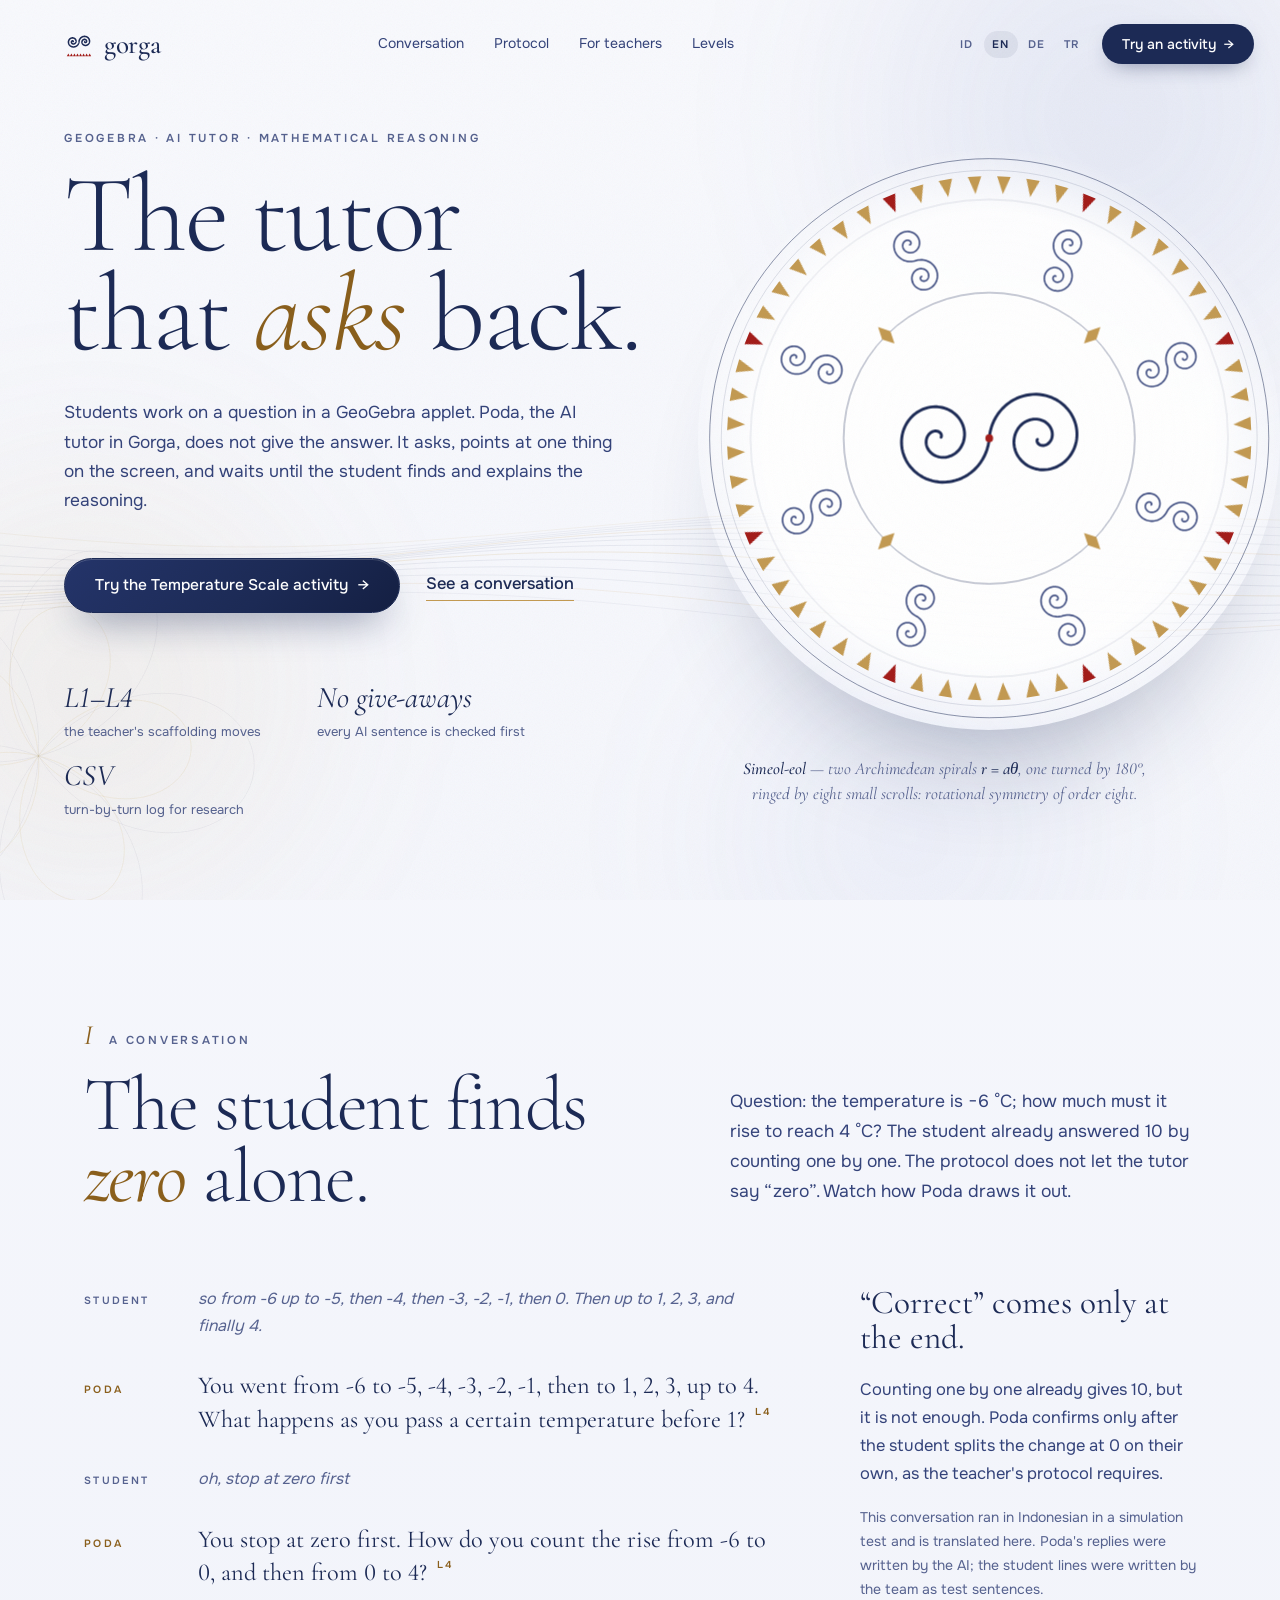
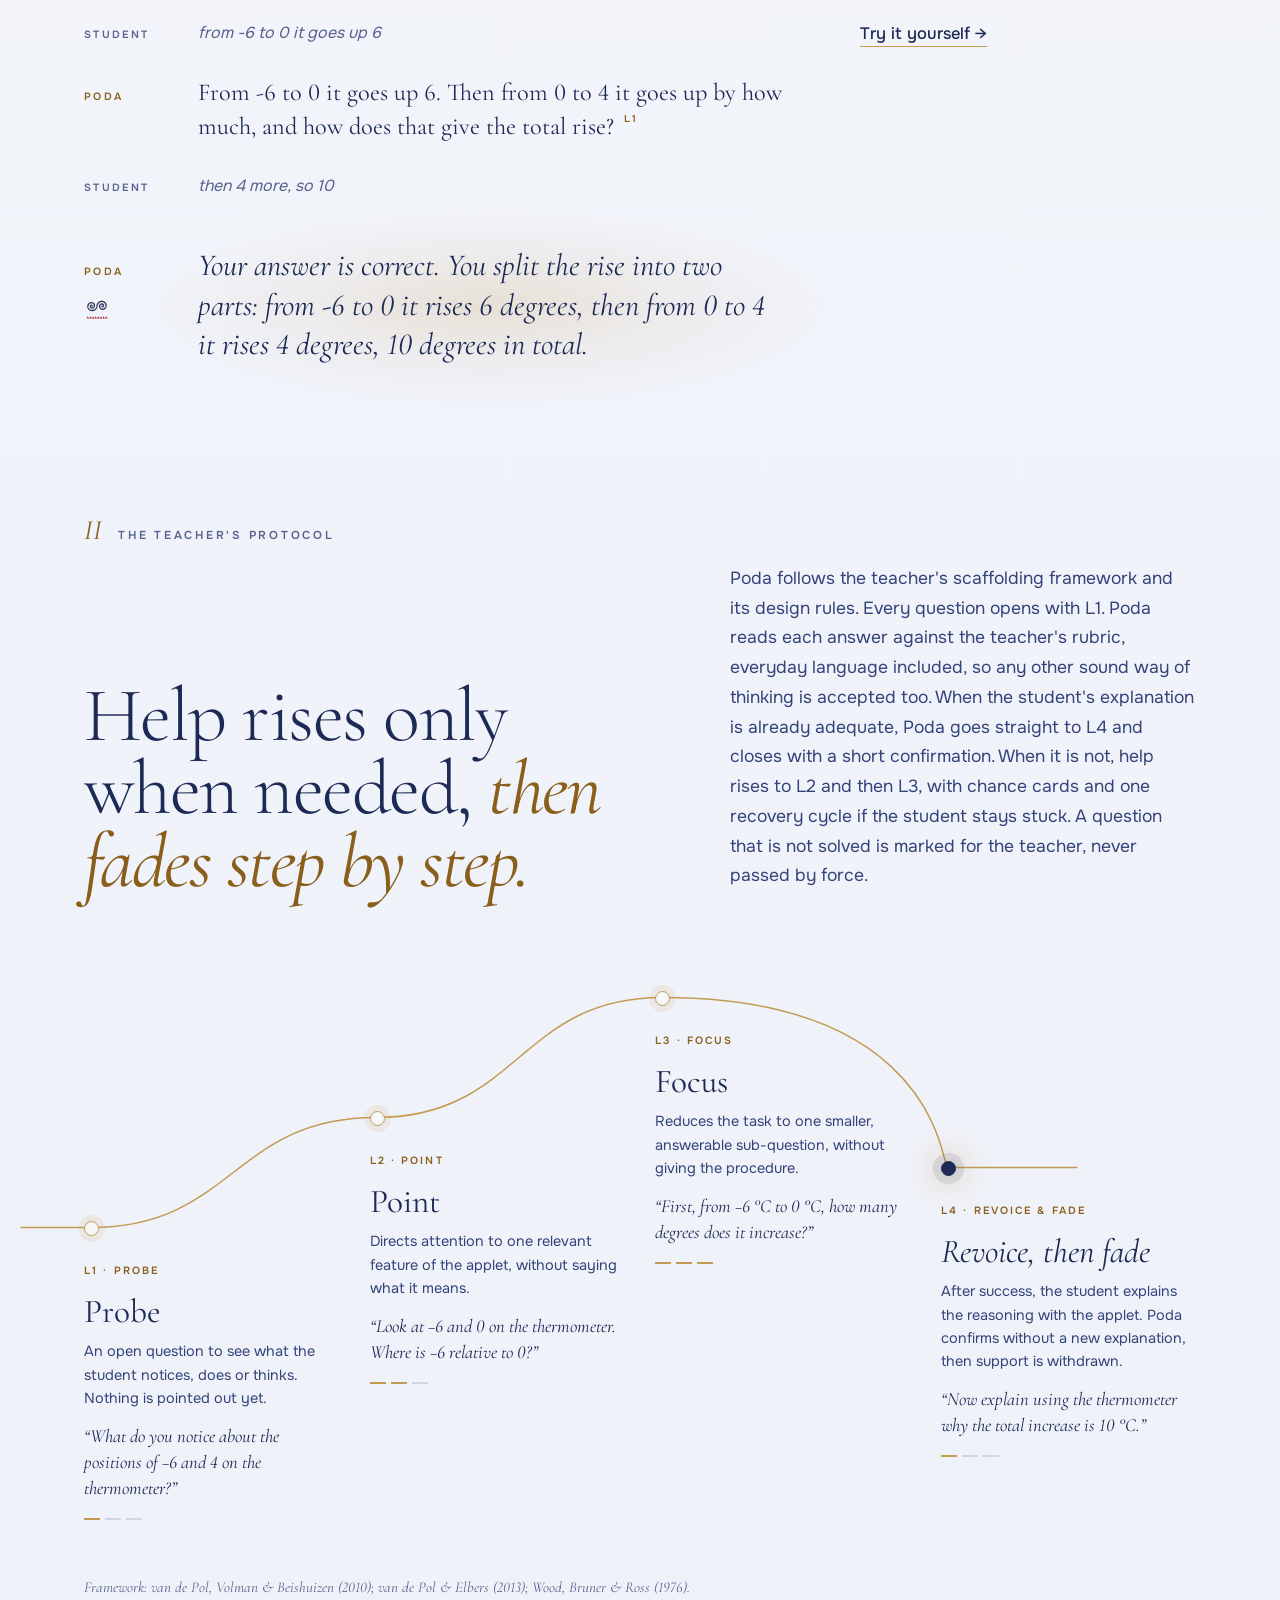
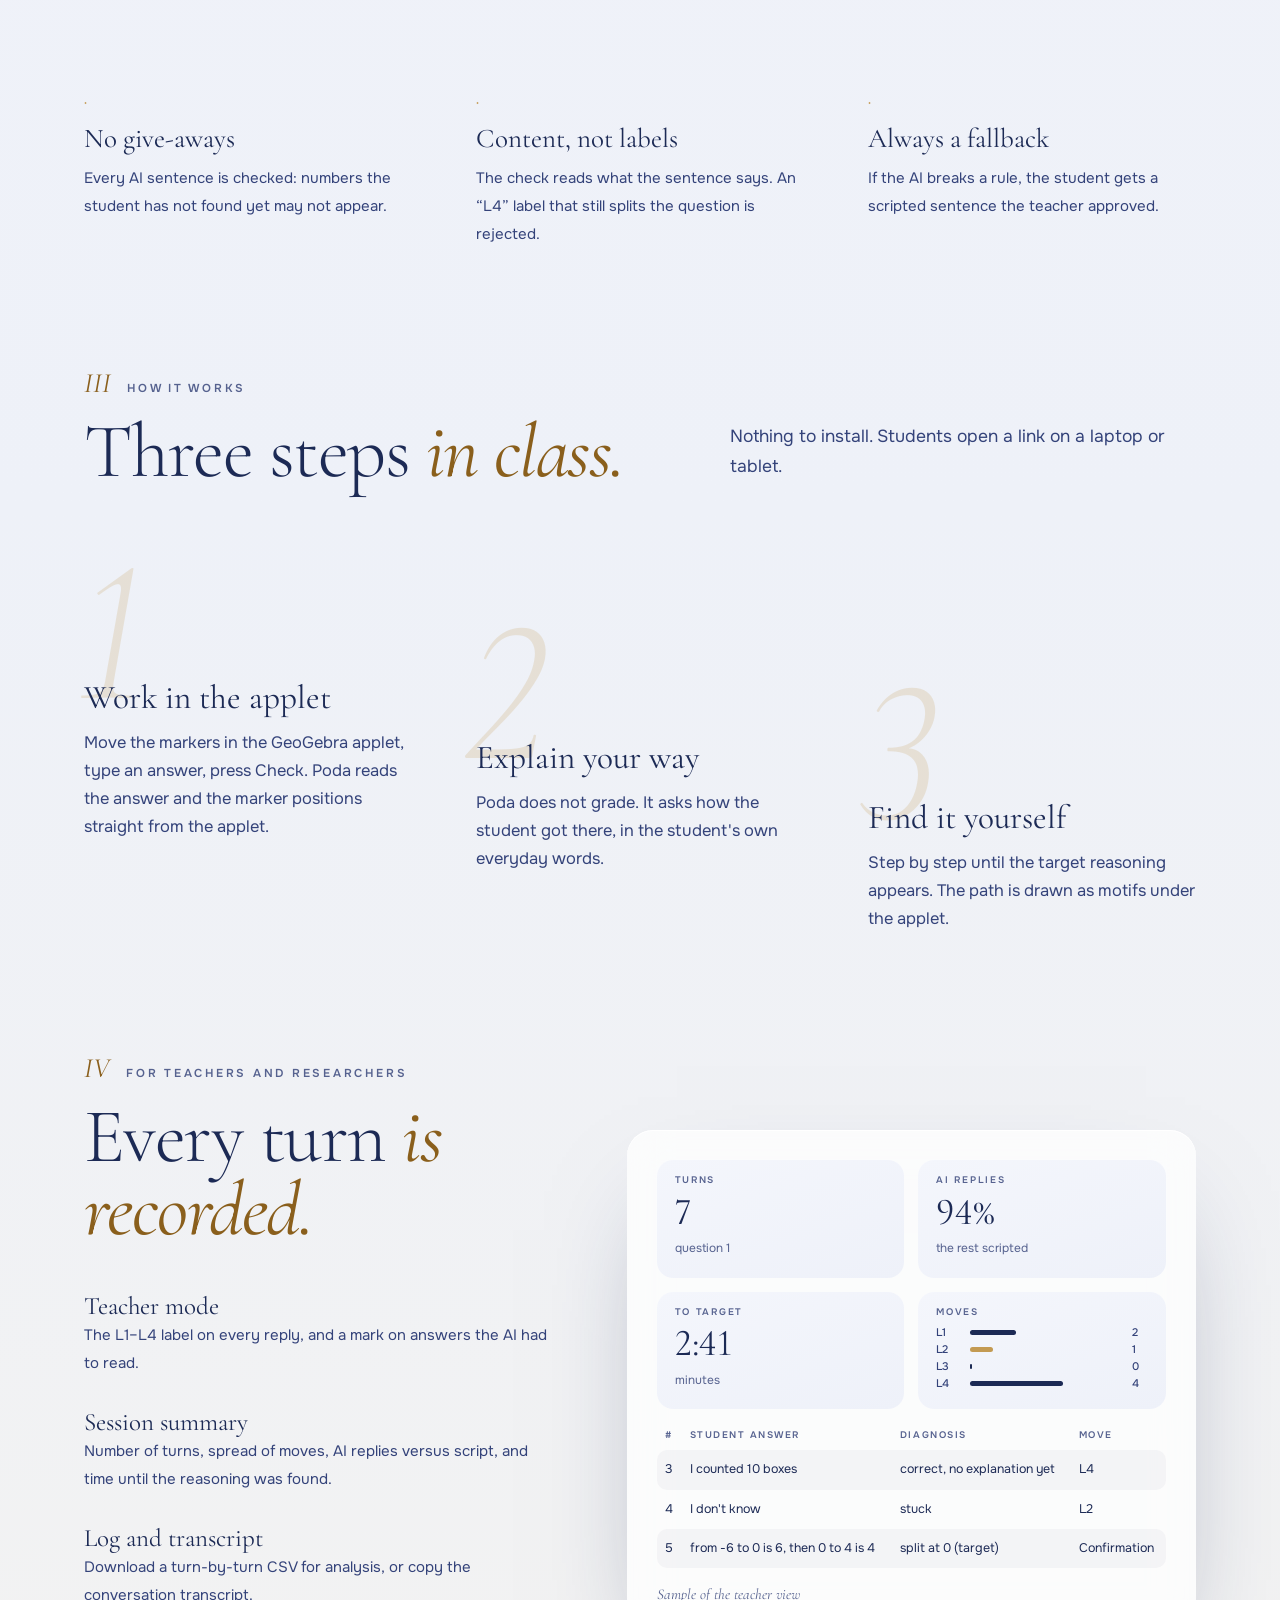
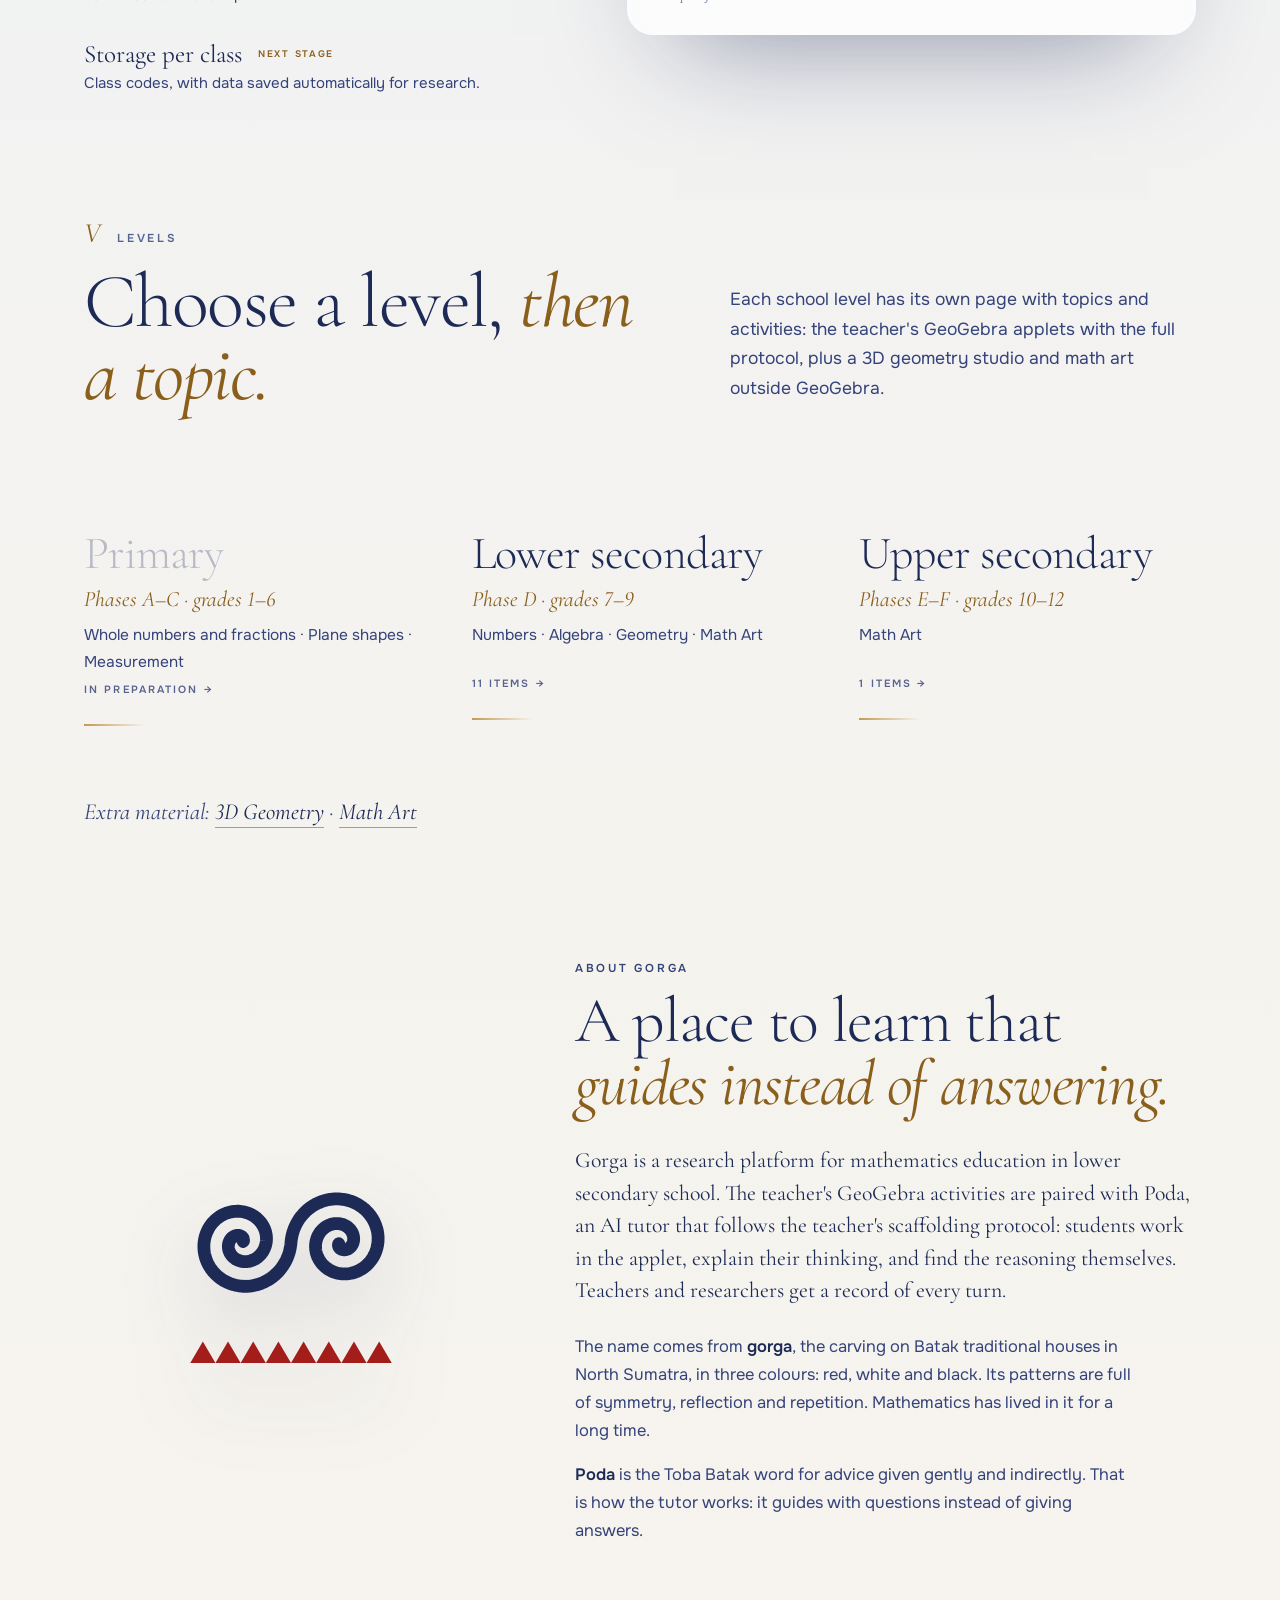
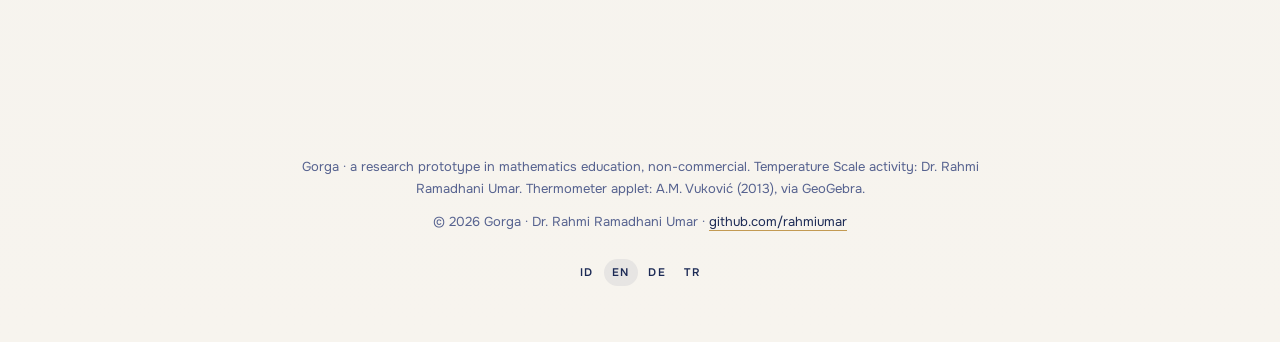
<file: en/index.html>
<!doctype html>
<html lang="en">
<head>
  <meta charset="utf-8">
  <meta name="viewport" content="width=device-width, initial-scale=1">
  <title>Gorga — the tutor that asks back</title>
  <meta name="description" content="Gorga pairs a GeoGebra applet with Poda, an AI tutor that does not give the answer. Poda asks, points, and waits until the student finds the reasoning.">
  <meta property="og:title" content="Gorga — the tutor that asks back">
  <meta property="og:description" content="GeoGebra applets and an AI tutor that follows a teacher&#x27;s scaffolding protocol.">
  <meta property="og:image" content="https://rahmiumar.github.io/gorga/assets/covers/a1.jpg">
  <meta name="theme-color" content="#f4f5fa">
  <link rel="icon" href="../assets/favicon.svg" type="image/svg+xml">
  <link rel="alternate" hreflang="id" href="https://rahmiumar.github.io/gorga/">
  <link rel="alternate" hreflang="en" href="https://rahmiumar.github.io/gorga/en/">
  <link rel="alternate" hreflang="de" href="https://rahmiumar.github.io/gorga/de/">
  <link rel="alternate" hreflang="tr" href="https://rahmiumar.github.io/gorga/tr/">
  <link rel="alternate" hreflang="x-default" href="https://rahmiumar.github.io/gorga/">
  <link rel="preconnect" href="https://fonts.googleapis.com">
  <link rel="preconnect" href="https://fonts.gstatic.com" crossorigin>
  <link href="https://fonts.googleapis.com/css2?family=Cormorant+Garamond:ital,wght@0,300;0,400;0,500;1,300;1,400;1,500&family=Onest:wght@400;500;600&display=swap" rel="stylesheet">
  <link rel="stylesheet" href="../assets/gorga.css">
  <link rel="stylesheet" href="../assets/home.css">
</head>
<body class="landing">
  <div class="sky" aria-hidden="true"><i></i><i></i><i></i></div>
  <canvas class="mathfield" aria-hidden="true"></canvas>

  <header class="top">
    <a class="mark" href="../" aria-label="Gorga, home"><img src="../assets/logo-nila.svg" alt="" width="34" height="34"><span>gorga</span></a>
    <nav aria-label="Sections">
      <a href="#conversation">Conversation</a><a href="#protocol">Protocol</a><a href="#teachers">For teachers</a><a href="#activities">Levels</a>
    </nav>
    <div class="end">
      <div class="langs" role="group" aria-label="Language"><a href="../" hreflang="id" lang="id">ID</a><a href="../en/" hreflang="en" lang="en" aria-current="true">EN</a><a href="../de/" hreflang="de" lang="de">DE</a><a href="../tr/" hreflang="tr" lang="tr">TR</a></div>
      <a class="pill" href="../suhu/?lang=en">Try an activity <span aria-hidden="true">→</span></a>
    </div>
  </header>

  <main>
    <section class="hero">
      <div class="hero-text">
        <p class="kicker">GeoGebra · AI tutor · mathematical reasoning</p>
        <h1>The tutor that <em>asks</em> back.</h1>
        <p class="lead">Students work on a question in a GeoGebra applet. Poda, the AI tutor in Gorga, does not give the answer. It asks, points at one thing on the screen, and waits until the student finds and explains the reasoning.</p>
        <div class="cta">
          <a class="btn" href="../suhu/?lang=en">Try the Temperature Scale activity <span aria-hidden="true">→</span></a>
          <a class="link" href="#conversation">See a conversation</a>
        </div>
        
        <ul class="facts"><li><b>L1–L4</b><span>the teacher's scaffolding moves</span></li><li><b>No give-aways</b><span>every AI sentence is checked first</span></li><li><b>CSV</b><span>turn-by-turn log for research</span></li></ul>
      </div>
      <figure class="art">
        <svg data-gorga role="img" aria-label="Gorga medallion: simeol-eol scrolls and a ring of ipon-ipon triangles"></svg>
        <figcaption><b>Simeol-eol</b> — two Archimedean spirals <b>r = aθ</b>, one turned by 180°, ringed by eight small scrolls: rotational symmetry of order eight.</figcaption>
      </figure>
    </section>

    <section class="chapter" id="conversation">
      <header class="ch-head" data-rv>
        <p class="kicker"><span class="no">I</span>A conversation</p>
        <h2>The student finds <em>zero</em> alone.</h2>
        <p class="intro">Question: the temperature is −6 °C; how much must it rise to reach 4 °C? The student already answered 10 by counting one by one. The protocol does not let the tutor say “zero”. Watch how Poda draws it out.</p>
      </header>
      <div class="dialogue">
        <div class="lines" data-rv="seq"><p class="say st" style="--i:0"><span class="who">Student</span><span class="txt">so from -6 up to -5, then -4, then -3, -2, -1, then 0. Then up to 1, 2, 3, and finally 4.</span></p><p class="say ai" style="--i:1"><span class="who">Poda</span><span class="txt">You went from -6 to -5, -4, -3, -2, -1, then to 1, 2, 3, up to 4. What happens as you pass a certain temperature before 1?<sup class="lvl">L4</sup></span></p><p class="say st" style="--i:2"><span class="who">Student</span><span class="txt">oh, stop at zero first</span></p><p class="say ai" style="--i:3"><span class="who">Poda</span><span class="txt">You stop at zero first. How do you count the rise from -6 to 0, and then from 0 to 4?<sup class="lvl">L4</sup></span></p><p class="say st" style="--i:4"><span class="who">Student</span><span class="txt">from -6 to 0 it goes up 6</span></p><p class="say ai" style="--i:5"><span class="who">Poda</span><span class="txt">From -6 to 0 it goes up 6. Then from 0 to 4 it goes up by how much, and how does that give the total rise?<sup class="lvl">L1</sup></span></p><p class="say st" style="--i:6"><span class="who">Student</span><span class="txt">then 4 more, so 10</span></p><p class="say found" style="--i:7"><span class="who">Poda</span><span class="txt">Your answer is correct. You split the rise into two parts: from -6 to 0 it rises 6 degrees, then from 0 to 4 it rises 4 degrees, 10 degrees in total.</span></p></div>
        <aside class="note" data-rv>
          <h3>“Correct” comes only at the end.</h3>
          <p>Counting one by one already gives 10, but it is not enough. Poda confirms only after the student splits the change at 0 on their own, as the teacher's protocol requires.</p>
          <p class="small">This conversation ran in Indonesian in a simulation test and is translated here. Poda's replies were written by the AI; the student lines were written by the team as test sentences.</p>
          <a class="link" href="../suhu/?lang=en">Try it yourself <span aria-hidden="true">→</span></a>
        </aside>
      </div>
    </section>

    <section class="chapter" id="protocol">
      <header class="ch-head" data-rv>
        <p class="kicker"><span class="no">II</span>The teacher's protocol</p>
        <h2>Help rises only when needed, <em>then fades step by step.</em></h2>
        <p class="intro">Poda follows the teacher's scaffolding framework and its design rules. Every question opens with L1. Poda reads each answer against the teacher's rubric, everyday language included, so any other sound way of thinking is accepted too. When the student's explanation is already adequate, Poda goes straight to L4 and closes with a short confirmation. When it is not, help rises to L2 and then L3, with chance cards and one recovery cycle if the student stays stuck. A question that is not solved is marked for the teacher, never passed by force.</p>
      </header>
      <div class="ascent" data-rv="seq">
        <svg class="path" aria-hidden="true"><path pathLength="1"/></svg>
        <ol><li class="rung r1" style="--i:0">
            <span class="code" lang="en">L1 · Probe</span><h3>Probe</h3><p>An open question to see what the student notices, does or thinks. Nothing is pointed out yet.</p><blockquote>“What do you notice about the positions of −6 and 4 on the thermometer?”</blockquote><span class="lv" aria-hidden="true"><i class="on"></i><i class=""></i><i class=""></i></span>
          </li><li class="rung r2" style="--i:1">
            <span class="code" lang="en">L2 · Point</span><h3>Point</h3><p>Directs attention to one relevant feature of the applet, without saying what it means.</p><blockquote>“Look at −6 and 0 on the thermometer. Where is −6 relative to 0?”</blockquote><span class="lv" aria-hidden="true"><i class="on"></i><i class="on"></i><i class=""></i></span>
          </li><li class="rung r3" style="--i:2">
            <span class="code" lang="en">L3 · Focus</span><h3>Focus</h3><p>Reduces the task to one smaller, answerable sub-question, without giving the procedure.</p><blockquote>“First, from −6 °C to 0 °C, how many degrees does it increase?”</blockquote><span class="lv" aria-hidden="true"><i class="on"></i><i class="on"></i><i class="on"></i></span>
          </li><li class="rung r4" style="--i:3">
            <span class="code" lang="en">L4 · Revoice & fade</span><h3>Revoice, then fade</h3><p>After success, the student explains the reasoning with the applet. Poda confirms without a new explanation, then support is withdrawn.</p><blockquote>“Now explain using the thermometer why the total increase is 10 °C.”</blockquote><span class="lv" aria-hidden="true"><i class="on"></i><i class=""></i><i class=""></i></span>
          </li></ol>
      </div>
      <p class="ladder-note" data-rv>Framework: van de Pol, Volman & Beishuizen (2010); van de Pol & Elbers (2013); Wood, Bruner & Ross (1976).</p>
      <ul class="guards" data-rv><li><b>No give-aways</b><span>Every AI sentence is checked: numbers the student has not found yet may not appear.</span></li><li><b>Content, not labels</b><span>The check reads what the sentence says. An “L4” label that still splits the question is rejected.</span></li><li><b>Always a fallback</b><span>If the AI breaks a rule, the student gets a scripted sentence the teacher approved.</span></li></ul>
    </section>

    <section class="chapter" id="how">
      <header class="ch-head" data-rv>
        <p class="kicker"><span class="no">III</span>How it works</p>
        <h2>Three steps <em>in class.</em></h2>
        <p class="intro">Nothing to install. Students open a link on a laptop or tablet.</p>
      </header>
      <ol class="steps" data-rv="seq"><li style="--i:0"><span class="n">1</span><h3>Work in the applet</h3><p>Move the markers in the GeoGebra applet, type an answer, press Check. Poda reads the answer and the marker positions straight from the applet.</p></li><li style="--i:1"><span class="n">2</span><h3>Explain your way</h3><p>Poda does not grade. It asks how the student got there, in the student's own everyday words.</p></li><li style="--i:2"><span class="n">3</span><h3>Find it yourself</h3><p>Step by step until the target reasoning appears. The path is drawn as motifs under the applet.</p></li></ol>
    </section>

    <section class="chapter teach" id="teachers">
      <div class="teach-text" data-rv>
        <p class="kicker"><span class="no">IV</span>For teachers and researchers</p>
        <h2>Every turn <em>is recorded.</em></h2>
        <ul class="feats"><li><b>Teacher mode</b><span>The L1–L4 label on every reply, and a mark on answers the AI had to read.</span></li><li><b>Session summary</b><span>Number of turns, spread of moves, AI replies versus script, and time until the reasoning was found.</span></li><li><b>Log and transcript</b><span>Download a turn-by-turn CSV for analysis, or copy the conversation transcript.</span></li><li><b>Storage per class <em class="soon">next stage</em></b><span>Class codes, with data saved automatically for research.</span></li></ul>
      </div>
      <div class="mock" aria-hidden="true" data-rv>
        <div class="stats"><div class="stat"><span>Turns</span><b>7</b><small>question 1</small></div><div class="stat"><span>AI replies</span><b>94%</b><small>the rest scripted</small></div><div class="stat"><span>To target</span><b>2:41</b><small>minutes</small></div>
          <div class="stat moves"><span>Moves</span>
            <div class="bars"><div>L1<i style="width:30%"></i>2</div><div>L2<i style="width:15%"></i>1</div><div>L3<i style="width:0"></i>0</div><div>L4<i style="width:60%"></i>4</div></div>
          </div>
        </div>
        <table><thead><tr><th>#</th><th>student answer</th><th>diagnosis</th><th>move</th></tr></thead><tbody><tr><td>3</td><td>I counted 10 boxes</td><td>correct, no explanation yet</td><td>L4</td></tr><tr><td>4</td><td>I don't know</td><td>stuck</td><td>L2</td></tr><tr><td>5</td><td>from -6 to 0 is 6, then 0 to 4 is 4</td><td>split at 0 (target)</td><td>Confirmation</td></tr></tbody></table>
        <p class="mock-note">Sample of the teacher view</p>
      </div>
    </section>

    <section class="chapter" id="activities">
      <header class="ch-head" data-rv>
        <p class="kicker"><span class="no">V</span>Levels</p>
        <h2>Choose a level, <em>then a topic.</em></h2>
        <p class="intro">Each school level has its own page with topics and activities: the teacher's GeoGebra applets with the full protocol, plus a 3D geometry studio and math art outside GeoGebra.</p>
      </header>
      <ol class="levels" data-rv="seq"><li style="--i:0"><a class="level later" href="../jenjang/?j=sd&amp;lang=en">
            <span class="lv-name long" lang="en">Primary</span>
            <span class="lv-phase">Phases A–C · grades 1–6</span>
            <span class="lv-topics">Whole numbers and fractions · Plane shapes · Measurement</span>
            <span class="lv-count">in preparation <span aria-hidden="true">→</span></span></a></li><li style="--i:1"><a class="level" href="../jenjang/?j=smp&amp;lang=en">
            <span class="lv-name long" lang="en">Lower secondary</span>
            <span class="lv-phase">Phase D · grades 7–9</span>
            <span class="lv-topics">Numbers · Algebra · Geometry · Math Art</span>
            <span class="lv-count">11 items <span aria-hidden="true">→</span></span></a></li><li style="--i:2"><a class="level" href="../jenjang/?j=sma&amp;lang=en">
            <span class="lv-name long" lang="en">Upper secondary</span>
            <span class="lv-phase">Phases E–F · grades 10–12</span>
            <span class="lv-topics">Math Art</span>
            <span class="lv-count">1 items <span aria-hidden="true">→</span></span></a></li></ol>
      <p class="extra-links" data-rv>Extra material: <a href="../geometri/?lang=en">3D Geometry</a> · <a href="../seni/?lang=en">Math Art</a></p>
    </section>

    <section class="chapter name">
      <img class="name-mark" src="../assets/logo-nila.svg" alt="Gorga logo" width="260" height="260" data-rv>
      <div data-rv>
        <p class="kicker">About Gorga</p>
        <h2>A place to learn that <em>guides instead of answering.</em></h2>
        <p class="name-what">Gorga is a research platform for mathematics education in lower secondary school. The teacher's GeoGebra activities are paired with Poda, an AI tutor that follows the teacher's scaffolding protocol: students work in the applet, explain their thinking, and find the reasoning themselves. Teachers and researchers get a record of every turn.</p>
        <p>The name comes from <b>gorga</b>, the carving on Batak traditional houses in North Sumatra, in three colours: red, white and black. Its patterns are full of symmetry, reflection and repetition. Mathematics has lived in it for a long time.</p>
        <p><b>Poda</b> is the Toba Batak word for advice given gently and indirectly. That is how the tutor works: it guides with questions instead of giving answers.</p>
      </div>
    </section>
  </main>

  <footer class="foot">
    <p>Gorga · a research prototype in mathematics education, non-commercial. Temperature Scale activity: Dr. Rahmi Ramadhani Umar. Thermometer applet: A.M. Vuković (2013), via GeoGebra.</p>
    <p>© 2026 Gorga · Dr. Rahmi Ramadhani Umar · <a href="https://github.com/rahmiumar" rel="noopener">github.com/rahmiumar</a></p>
    <div class="langs foot-langs" role="group" aria-label="Language"><a href="../" hreflang="id" lang="id">ID</a><a href="../en/" hreflang="en" lang="en" aria-current="true">EN</a><a href="../de/" hreflang="de" lang="de">DE</a><a href="../tr/" hreflang="tr" lang="tr">TR</a></div>
  </footer>

  <script>
    try { localStorage.setItem("gorga-lang", "en"); } catch (e) {}
  </script>
  <script src="../assets/motif.js"></script>
  <script src="../assets/mathfield.js"></script>
</body>
</html>
</file>
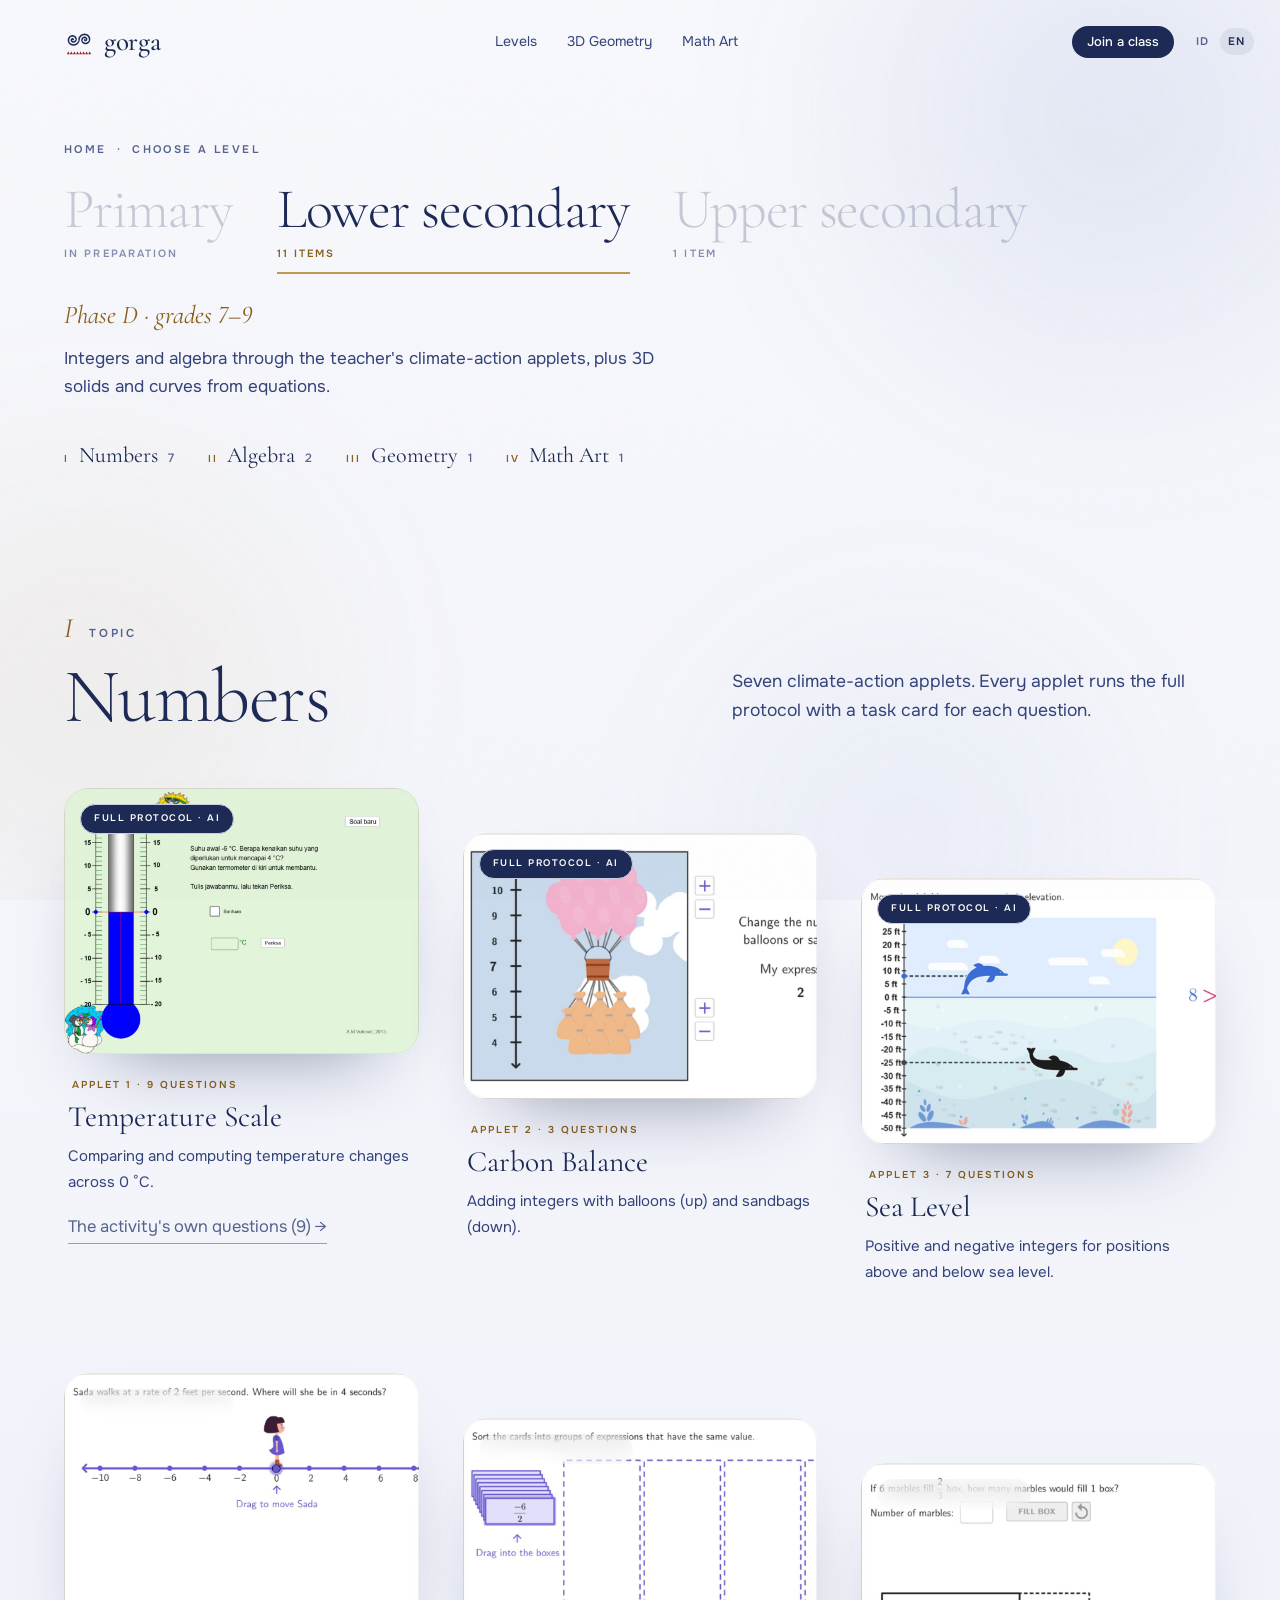
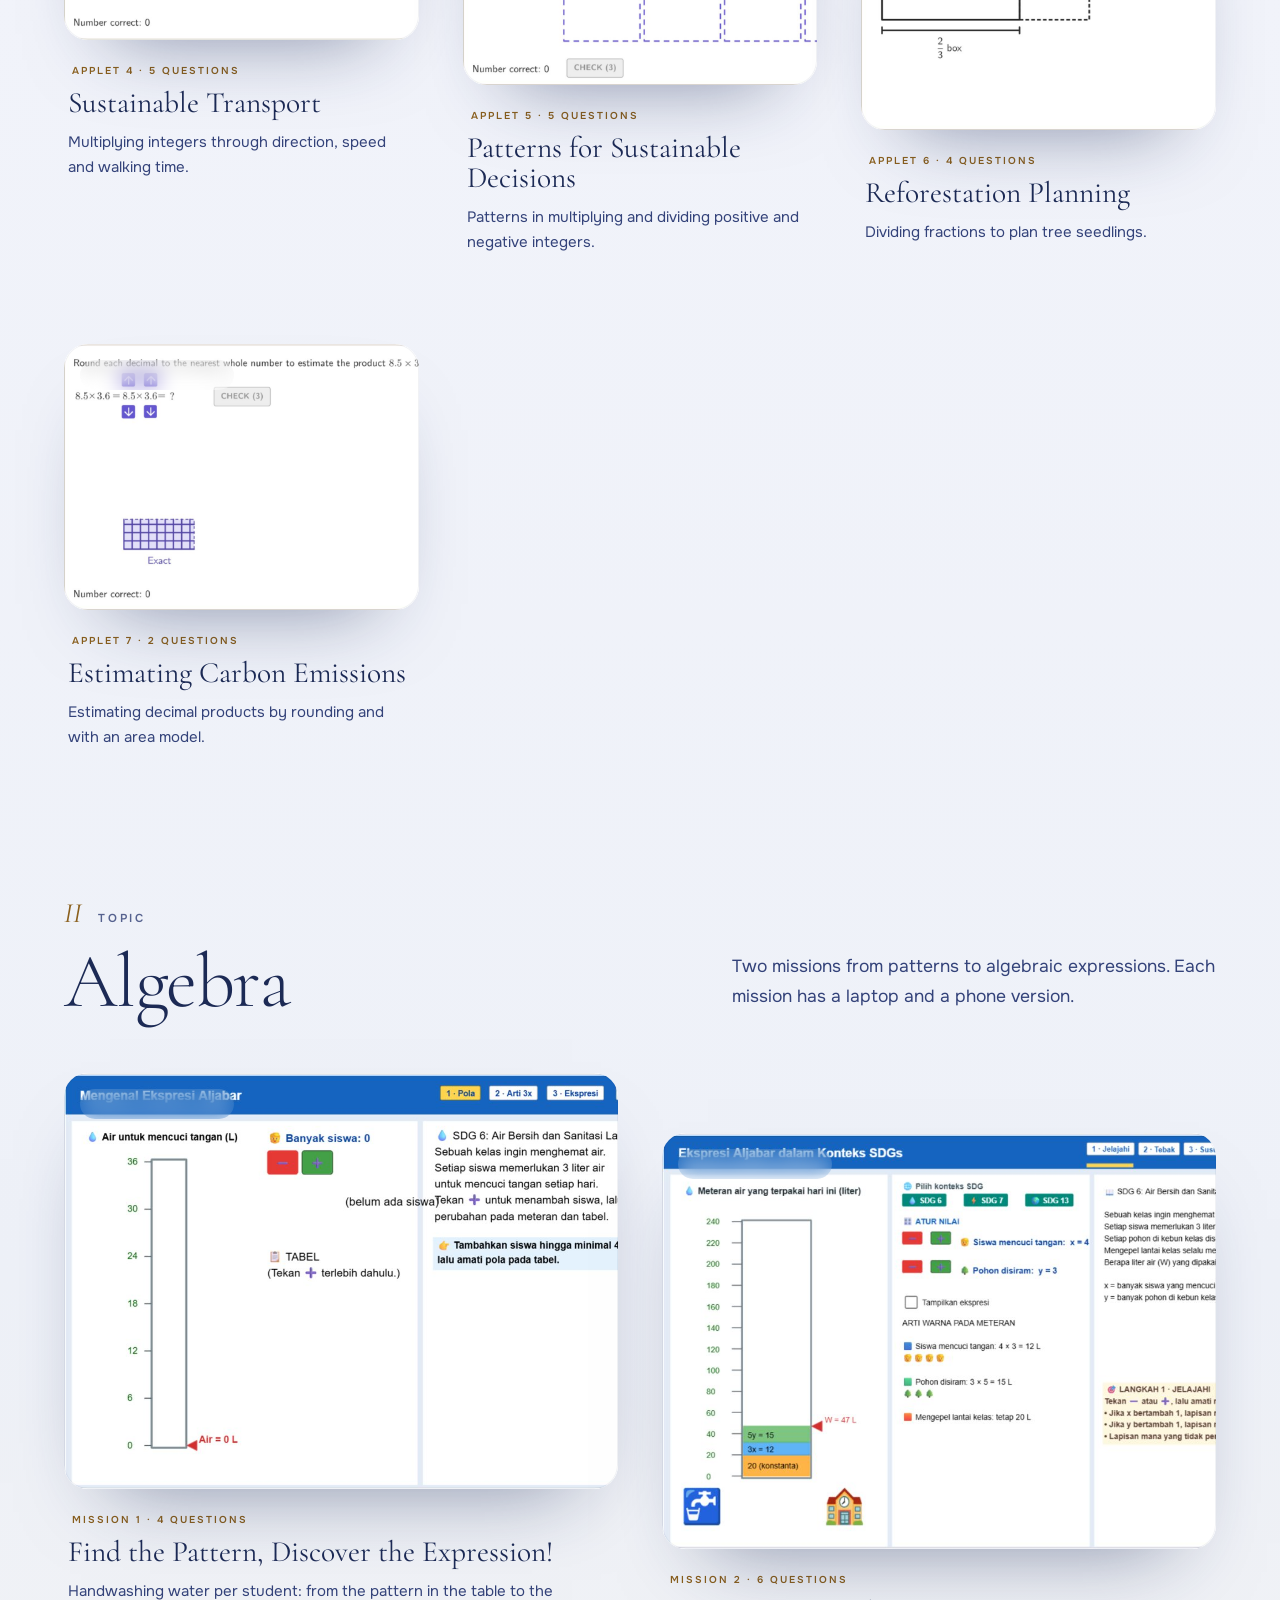
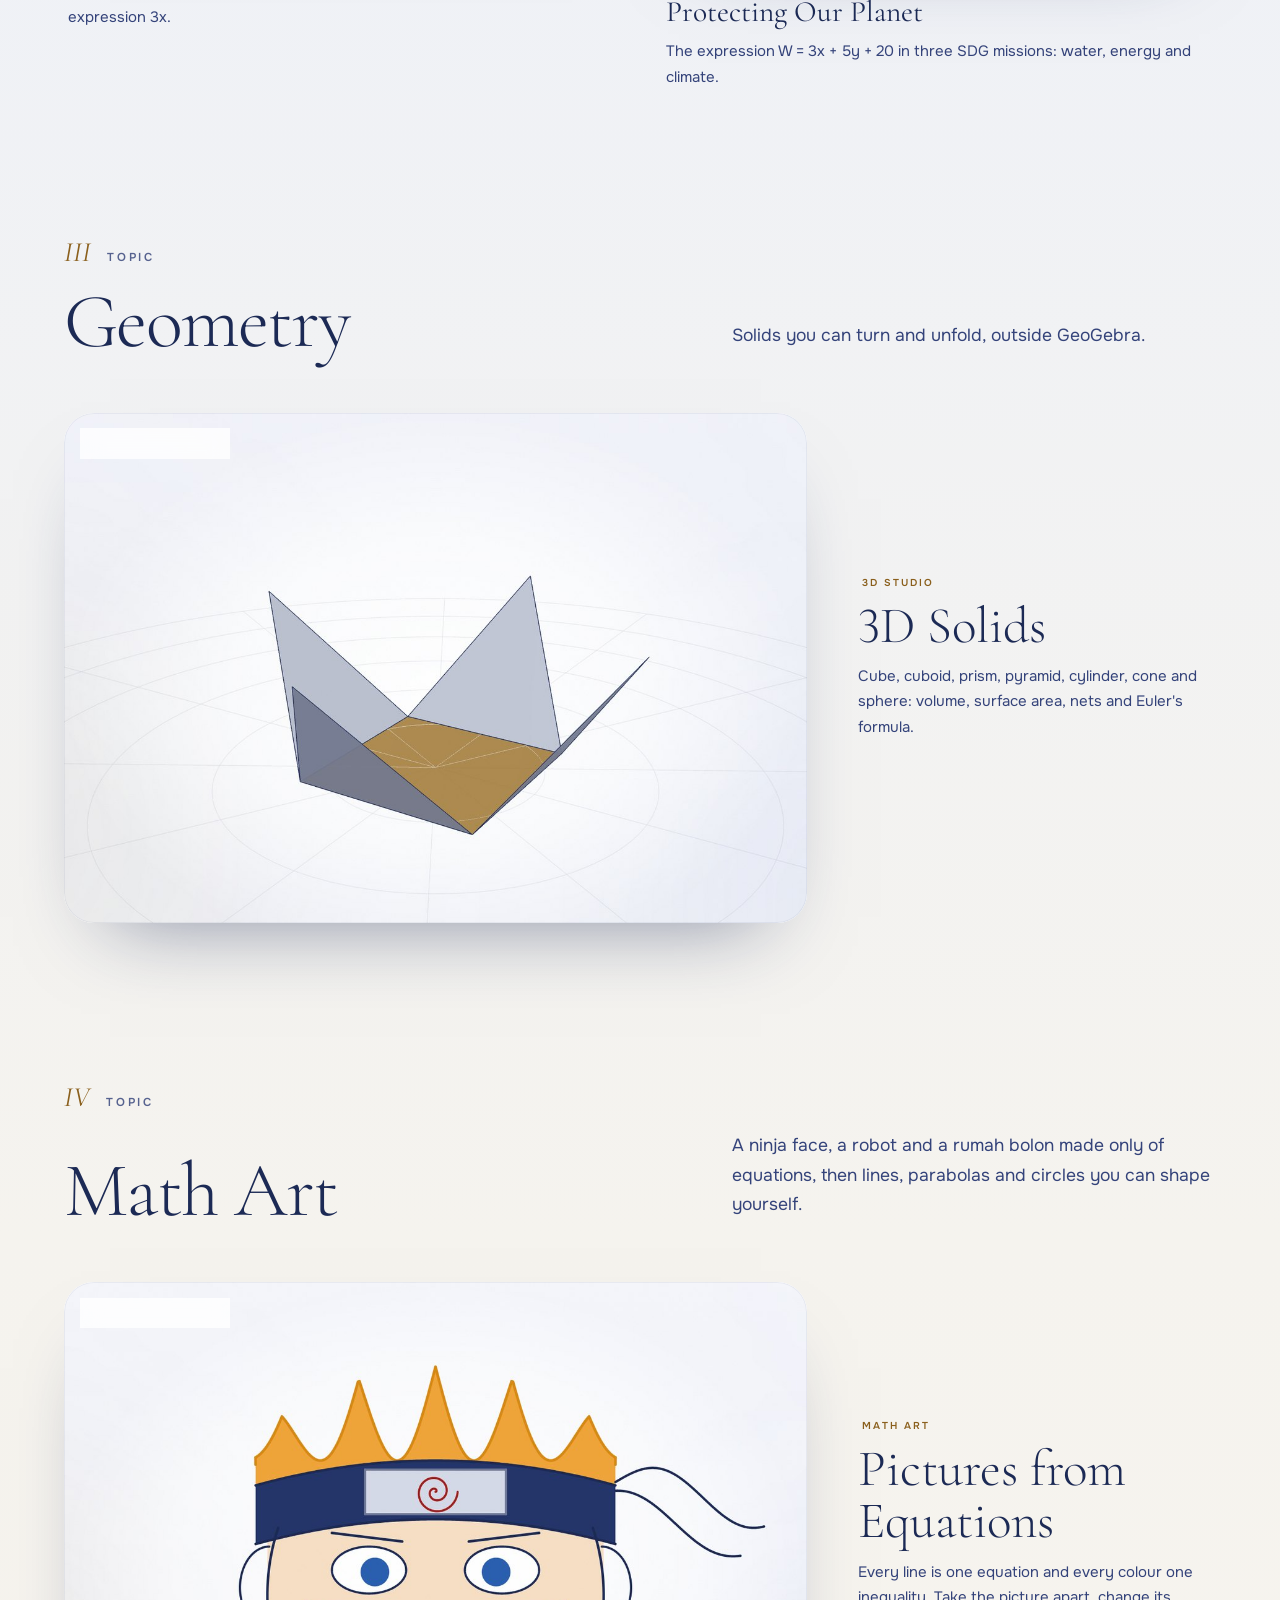
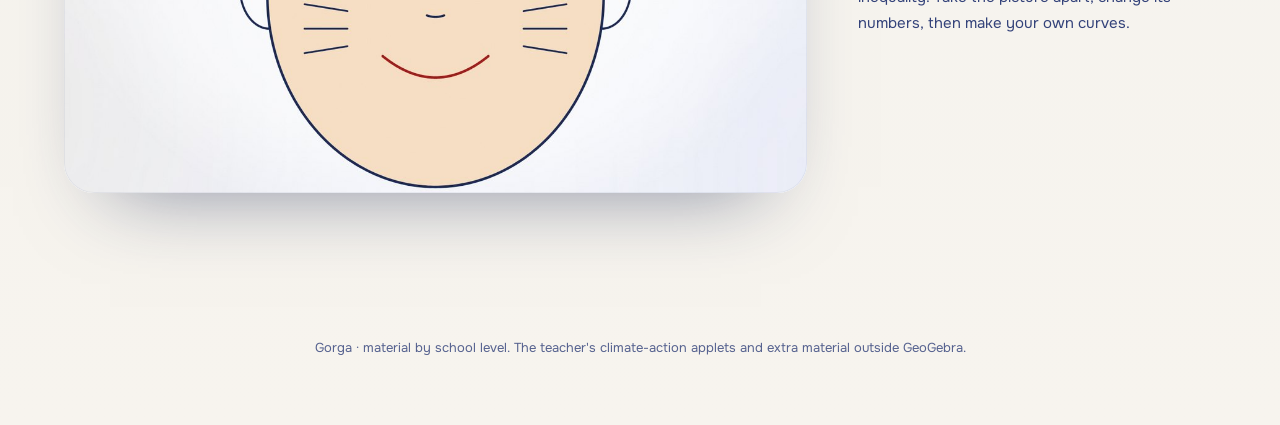
<file: jenjang/index.html>
<!doctype html>
<html lang="id">
<head>
  <meta charset="utf-8">
  <meta name="viewport" content="width=device-width, initial-scale=1">
  <title>Jenjang — Gorga</title>
  <meta name="description" content="Materi Gorga per jenjang: SD, SMP, dan SMA. Setiap jenjang berisi topik dan aktivitasnya.">
  <meta name="theme-color" content="#f4f5fa">
  <link rel="icon" href="../assets/favicon.svg" type="image/svg+xml">
  <link rel="preconnect" href="https://fonts.googleapis.com">
  <link rel="preconnect" href="https://fonts.gstatic.com" crossorigin>
  <link href="https://fonts.googleapis.com/css2?family=Cormorant+Garamond:ital,wght@0,300;0,400;0,500;1,300;1,400;1,500&family=Onest:wght@400;500;600&display=swap" rel="stylesheet">
  <link rel="stylesheet" href="../assets/gorga.css">
  <link rel="stylesheet" href="../assets/home.css">
  <link rel="stylesheet" href="../assets/studio.css">
  <link rel="stylesheet" href="../assets/kelas.css">
  <script src="../assets/i18n.js"></script>
</head>
<body class="landing studio levels-page">
  <div class="sky" aria-hidden="true"><i></i><i></i><i></i></div>
  <header class="top">
    <a class="mark" href="../" aria-label="Gorga"><img src="../assets/logo-nila.svg" alt="" width="30" height="30"><span>gorga</span></a>
    <nav aria-label="Materi"><a href="./" aria-current="page" data-i18n="navLevels">Jenjang</a><a href="../geometri/" data-i18n="navGeo">Geometri 3D</a><a href="../seni/" data-i18n="navArt">Seni Matematika</a></nav>
    <div class="end"><div class="langs" role="group" aria-label="Language"><a href="?lang=id" data-set-lang="id">ID</a><a href="?lang=en" data-set-lang="en">EN</a></div></div>
  </header>

  <main>
    <section class="studio-head level-head">
      <div class="crumbs-row"><a href="../" data-i18n="home">Beranda</a><span>·</span><span data-i18n="crumb">Pilih jenjang</span></div>
      <div class="level-tabs" id="tabs" role="tablist" aria-label="Jenjang"></div>
      <p class="phase" id="phase"></p>
      <p class="lead" id="intro"></p>
      <nav class="topic-index" id="index" aria-label="Topik"></nav>
    </section>
    <div id="topics" aria-live="polite"></div>
  </main>

  <footer class="foot"><p data-i18n="foot">Gorga · materi per jenjang. Applet aksi iklim milik guru dan materi tambahan di luar GeoGebra.</p></footer>

  <script>
    gorgaApplyI18n({ id: {}, en: {
      _title: "Levels — Gorga", navLevels: "Levels", navGeo: "3D Geometry", navArt: "Math Art", home: "Home", crumb: "Choose a level",
      foot: "Gorga · material by school level. The teacher's climate-action applets and extra material outside GeoGebra." } });
  </script>
  <script src="../assets/kelas.js"></script>
  <script src="app.js"></script>
  <script src="../assets/motif.js"></script>
</body>
</html>
</file>
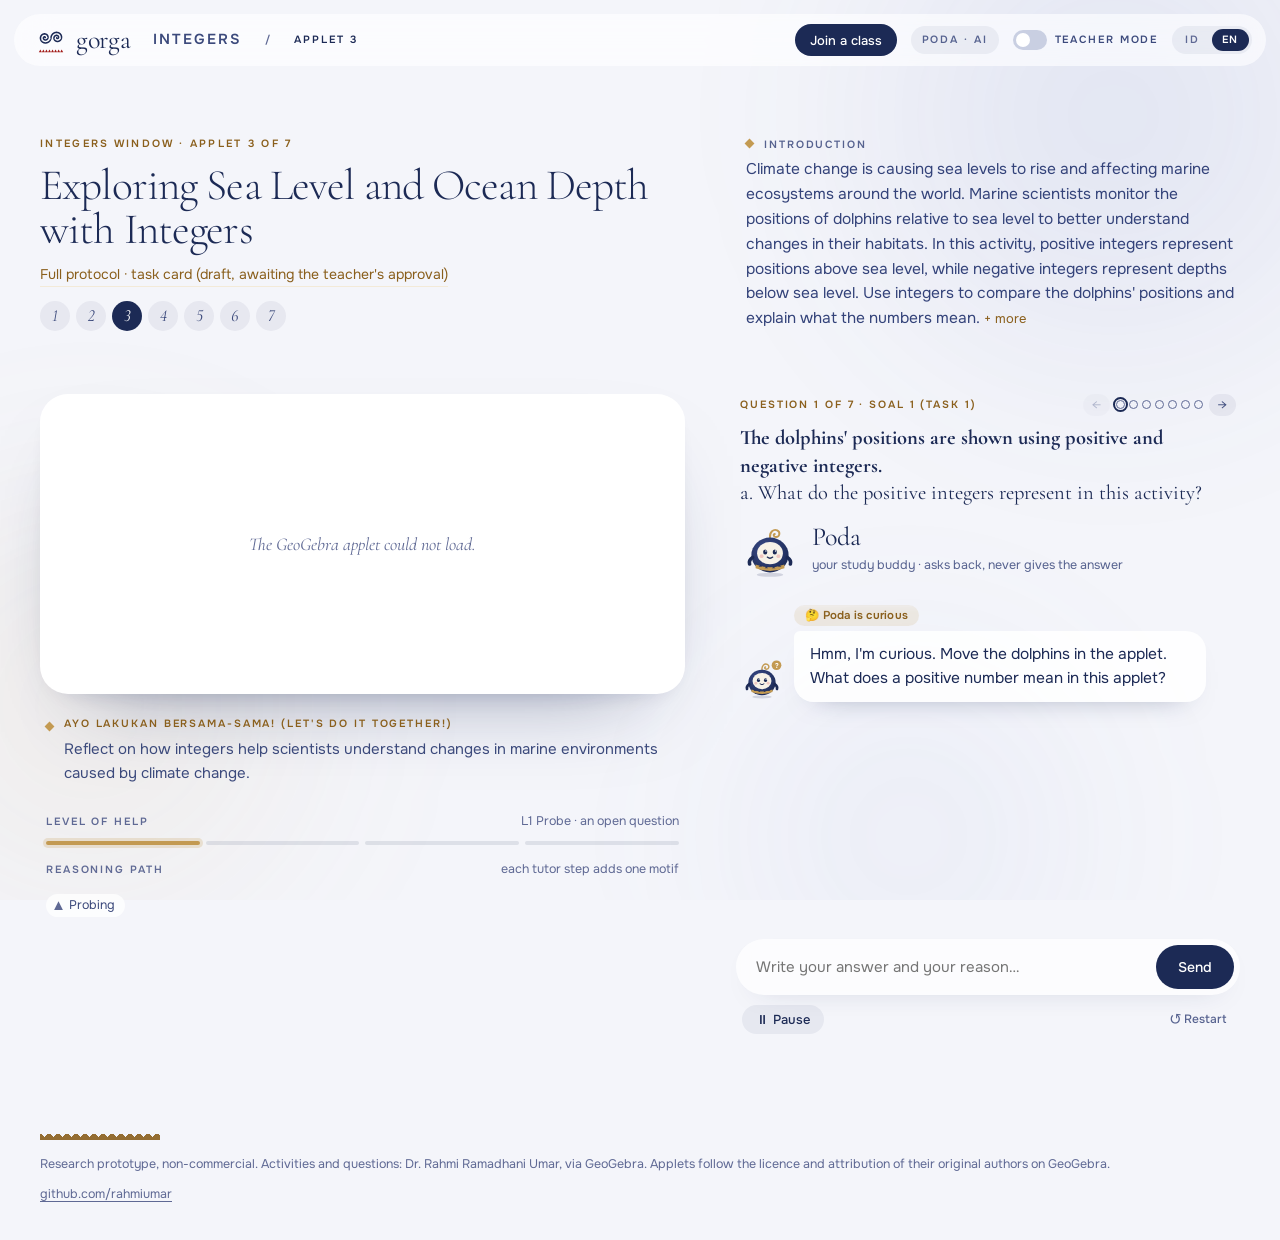
<file: laut/index.html>
<!doctype html>
<html lang="id">
<head>
  <meta charset="utf-8">
  <title>Permukaan Laut — Gorga</title>
  <meta http-equiv="refresh" content="0; url=../aktivitas/?a=3">
  <link rel="canonical" href="../aktivitas/?a=3">
  <script>location.replace("../aktivitas/?a=3" + (location.search.includes("lang=en") ? "&lang=en" : ""));</script>
</head>
<body>
  <p>Aktivitas ini pindah ke <a href="../aktivitas/?a=3">Applet 3: Permukaan Laut</a>.</p>
</body>
</html>
</file>
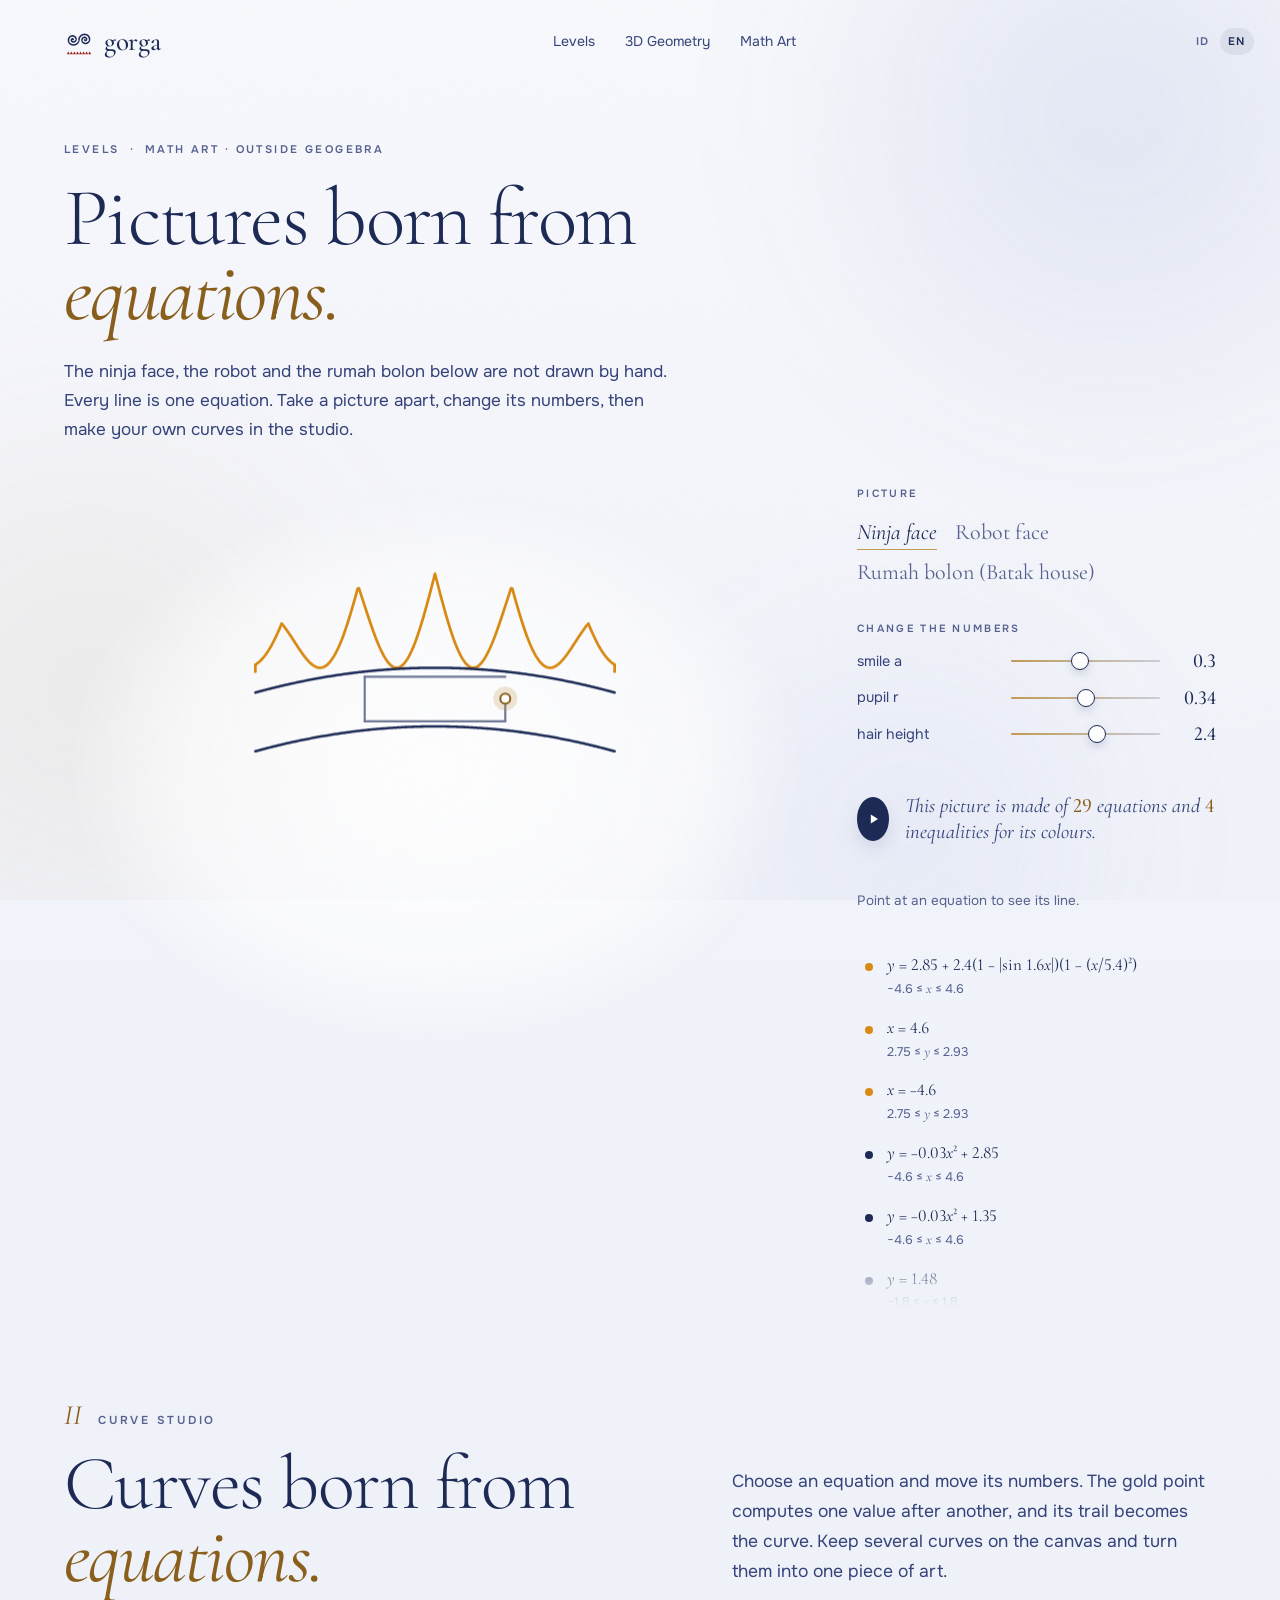
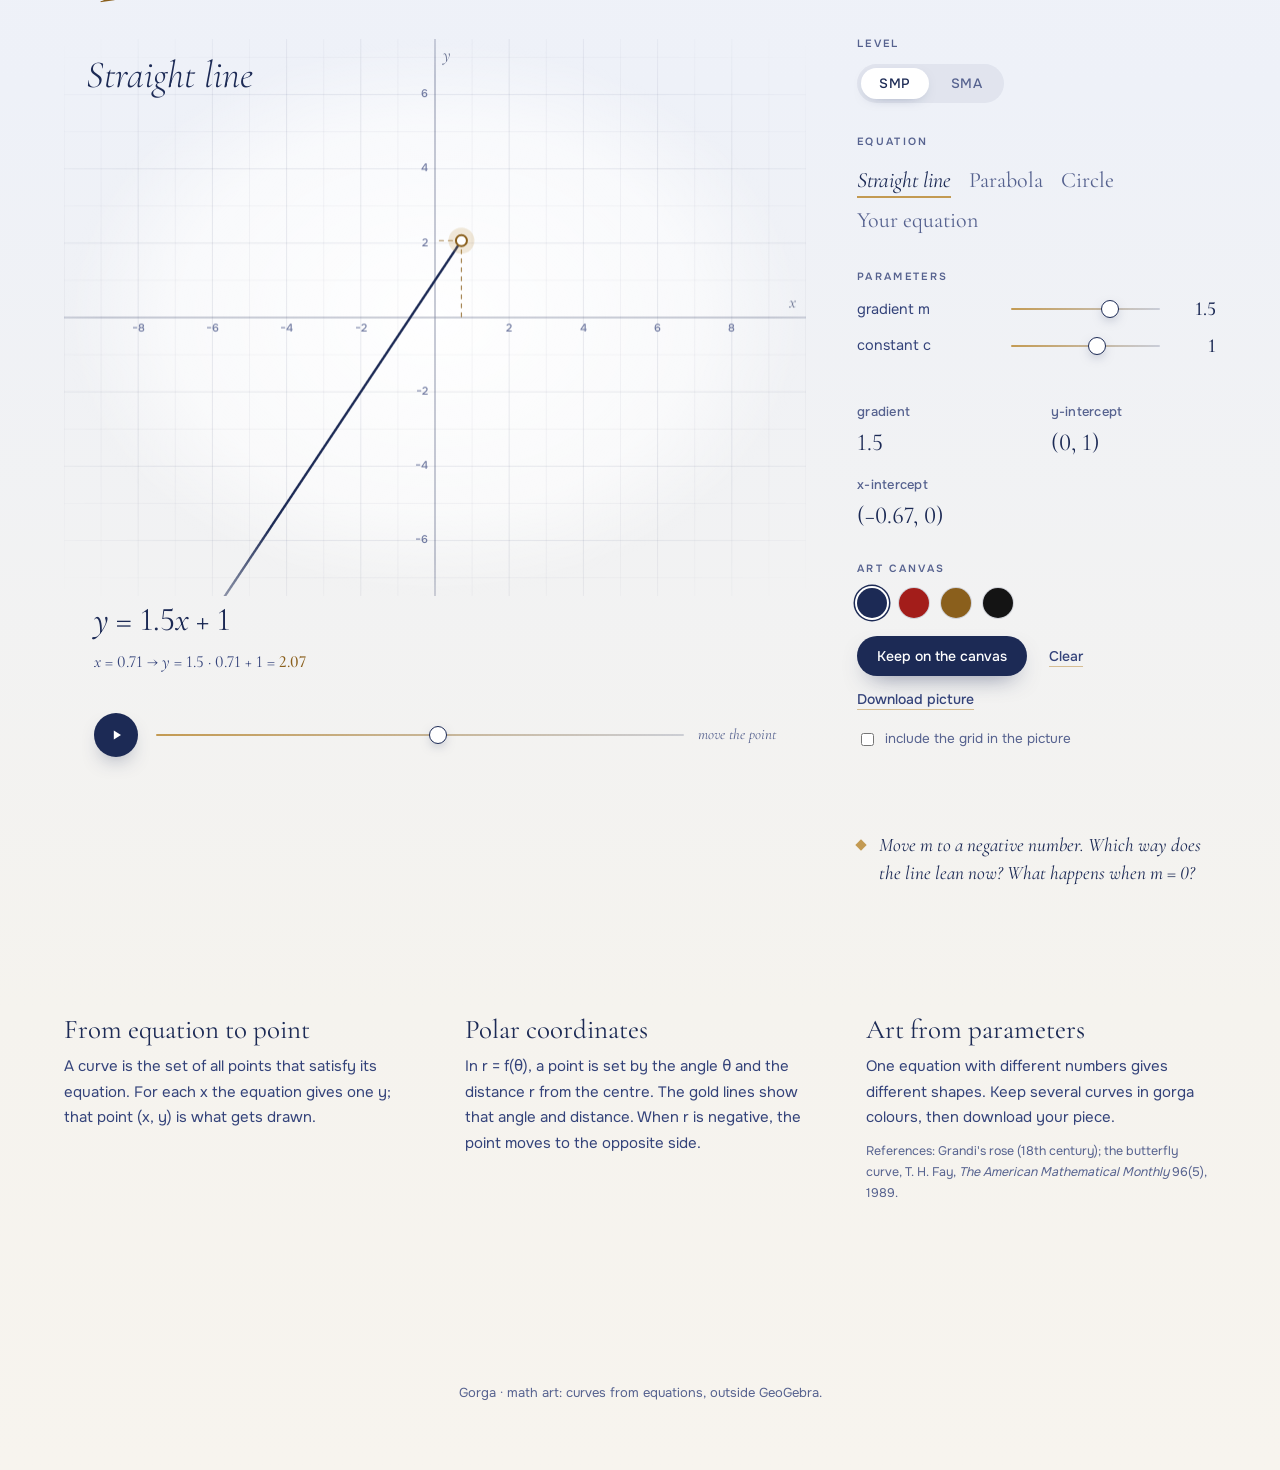
<file: seni/index.html>
<!doctype html>
<html lang="id">
<head>
  <meta charset="utf-8">
  <meta name="viewport" content="width=device-width, initial-scale=1">
  <title>Seni Matematika — Gorga</title>
  <meta name="description" content="Pilih persamaan, geser parameternya, dan lihat titik demi titik bagaimana kurva terbentuk dari persamaan matematika.">
  <meta name="theme-color" content="#f4f5fa">
  <link rel="icon" href="../assets/favicon.svg" type="image/svg+xml">
  <link rel="preconnect" href="https://fonts.googleapis.com">
  <link rel="preconnect" href="https://fonts.gstatic.com" crossorigin>
  <link href="https://fonts.googleapis.com/css2?family=Cormorant+Garamond:ital,wght@0,300;0,400;0,500;1,300;1,400;1,500&family=Onest:wght@400;500;600&display=swap" rel="stylesheet">
  <link rel="stylesheet" href="../assets/gorga.css">
  <link rel="stylesheet" href="../assets/home.css">
  <link rel="stylesheet" href="../assets/studio.css">
  <script src="../assets/i18n.js"></script>
</head>
<body class="landing studio">
  <div class="sky" aria-hidden="true"><i></i><i></i><i></i></div>
  <header class="top">
    <a class="mark" href="../" aria-label="Gorga"><img src="../assets/logo-nila.svg" alt="" width="30" height="30"><span>gorga</span></a>
    <nav aria-label="Materi"><a href="../jenjang/" data-i18n="navLevels">Jenjang</a><a href="../geometri/" data-i18n="navGeo">Geometri 3D</a><a href="./" aria-current="page" data-i18n="navArt">Seni Matematika</a></nav>
    <div class="end"><div class="langs" role="group" aria-label="Language"><a href="?lang=id" data-set-lang="id">ID</a><a href="?lang=en" data-set-lang="en">EN</a></div></div>
  </header>

  <main>
    <section class="studio-head">
      <div class="crumbs-row"><a href="../jenjang/" data-i18n="crumb">Jenjang</a><span>·</span><span data-i18n="extra">Seni Matematika · di luar GeoGebra</span></div>
      <h1 data-i18n="h1">Gambar yang lahir dari <em>persamaan.</em></h1>
      <p class="lead" data-i18n="lead">Wajah ninja, robot, dan rumah bolon di bawah ini tidak digambar dengan tangan. Setiap garisnya adalah satu persamaan. Bongkar gambarnya, ubah angkanya, lalu buat kurvamu sendiri di studio.</p>
    </section>

    <section class="bench pic-bench">
      <div class="stage curve-stage pic-stage" id="pic-stage" aria-label="Gambar yang tersusun dari persamaan"><canvas id="pic-cv"></canvas></div>
      <div class="controls">
        <div><span class="ctl-label" data-i18n="lblPic">Gambar</span><div class="choices" id="pics" role="group"></div></div>
        <div><span class="ctl-label" data-i18n="lblPicParams">Ubah angkanya</span><div id="pic-sliders"></div></div>
        <div class="pic-row"><button type="button" class="play" id="pic-replay" aria-label="Gambar ulang"><svg viewBox="0 0 20 20" aria-hidden="true"><path d="M6 4.5v11l9-5.5z"/></svg></button><p class="pic-count" id="pic-count"></p></div>
        <p class="note-small" data-i18n="eqHint">Arahkan ke sebuah persamaan untuk melihat garisnya.</p>
        <ol class="eqs" id="eqs"></ol>
      </div>
    </section>

    <section class="studio-section">
      <header class="ch-head" data-rv><p class="kicker"><span class="no">II</span><span data-i18n="k2">Studio kurva</span></p>
        <h2 data-i18n="h2">Kurva yang lahir dari <em>persamaan.</em></h2>
        <p class="intro" data-i18n="intro2">Pilih sebuah persamaan dan geser angkanya. Titik emas menghitung satu nilai demi satu nilai, dan jejaknya menjadi kurva. Simpan beberapa kurva di kanvas, lalu jadikan satu karya.</p></header>
    </section>

    <section class="bench">
      <div>
        <div class="stage curve-stage" id="stage" aria-label="Bidang koordinat tempat kurva digambar">
          <canvas id="cv"></canvas>
          <span class="stage-name" id="fam-name"></span>
        </div>
        <div class="under-stage">
          <p class="eq" id="eq" aria-live="polite"></p>
          <p class="calc" id="calc" aria-live="off"></p>
          <div class="scrub"><button type="button" class="play" id="replay" aria-label="Gambar ulang"><svg viewBox="0 0 20 20" aria-hidden="true"><path d="M6 4.5v11l9-5.5z"/></svg></button>
            <input type="range" id="scrub" min="0" max="1000" value="0" aria-label="Geser titik sepanjang kurva"><span class="hint-inline" data-i18n="scrubHint">geser titiknya</span></div>
        </div>
      </div>

      <div class="controls">
        <div>
          <span class="ctl-label" data-i18n="lblLevel">Jenjang</span>
          <div class="seg" id="levels" role="group"><button type="button" data-j="smp" aria-pressed="false">SMP</button><button type="button" data-j="sma" aria-pressed="false">SMA</button></div>
        </div>
        <div><span class="ctl-label" data-i18n="lblEq">Persamaan</span><div class="choices" id="fams" role="group"></div></div>

        <form class="own" id="own" hidden>
          <div class="seg" id="own-kind" role="group"><button type="button" data-kind="fx" aria-pressed="true"><i>y</i> = f(<i>x</i>)</button><button type="button" data-kind="polar" aria-pressed="false"><i>r</i> = f(<i>θ</i>)</button></div>
          <div class="own-row"><span class="own-pre" id="own-pre"><i>y</i> =</span><input id="own-src" autocomplete="off" spellcheck="false" aria-label="Persamaan" placeholder="x² − 4"><button type="submit" class="ghost-btn" data-i18n="draw">Gambar</button></div>
          <label class="dim" id="own-turns" hidden><span data-i18n="turns">θ sampai (× 2π)</span><input type="range" id="own-turns-in" min="1" max="12" step="1" value="1"><b>1</b></label>
          <p class="own-egs"><span data-i18n="egs">contoh:</span> <button type="button" class="eg" data-kind="fx">x² − 4</button><button type="button" class="eg" data-kind="fx">3 sin(2x)</button><button type="button" class="eg" data-kind="fx">x³ − 3x</button><button type="button" class="eg" data-kind="polar">2 + 4 sin(5θ)</button></p>
          <p class="own-err" id="own-err" role="alert"></p>
        </form>

        <div class="ctl-wrap" id="params-wrap"><span class="ctl-label" data-i18n="lblParams">Parameter</span><div id="sliders"></div></div>
        <div class="readouts info" id="info"></div>

        <div>
          <span class="ctl-label" data-i18n="lblCanvas">Kanvas karya</span>
          <div class="swatches" id="inks" role="group" aria-label="Warna">
            <button type="button" data-ink="nila" aria-pressed="true" style="background:#1c2a55" aria-label="nila"></button>
            <button type="button" data-ink="merah" aria-pressed="false" style="background:#a31d1a" aria-label="merah gorga"></button>
            <button type="button" data-ink="emas" aria-pressed="false" style="background:#8a5f1c" aria-label="emas"></button>
            <button type="button" data-ink="hitam" aria-pressed="false" style="background:#141414" aria-label="hitam"></button>
          </div>
          <div class="art-actions">
            <button type="button" class="ghost-btn" id="keep" data-i18n="keep">Simpan ke kanvas</button>
            <button type="button" class="text-btn" id="clear" data-i18n="clear">Kosongkan</button>
            <button type="button" class="text-btn" id="save" data-i18n="save">Unduh gambar</button>
          </div>
          <label class="check"><input type="checkbox" id="withgrid"> <span data-i18n="withGrid">sertakan grid di gambar</span></label>
          <p class="note-small" id="layers"></p>
        </div>
        <p class="think" id="q"></p>
      </div>
    </section>

    <section class="explain" data-rv>
      <div><h3 data-i18n="x1h">Dari persamaan ke titik</h3><p data-i18n="x1p">Kurva adalah kumpulan semua titik yang memenuhi persamaannya. Untuk setiap x, persamaan memberi satu y; titik (x, y) itulah yang digambar.</p></div>
      <div><h3 data-i18n="x2h">Koordinat kutub</h3><p data-i18n="x2p">Di persamaan r = f(θ), titik ditentukan oleh sudut θ dan jarak r dari pusat. Garis emas menunjukkan sudut dan jarak itu. Kalau r negatif, titiknya pindah ke arah berlawanan.</p></div>
      <div><h3 data-i18n="x3h">Seni dari parameter</h3><p data-i18n="x3p">Satu persamaan dengan angka berbeda memberi bentuk berbeda. Simpan beberapa kurva dengan warna gorga, lalu unduh karyamu.</p>
        <span class="src" data-i18n="src">Rujukan: mawar Grandi (abad ke-18); kurva kupu-kupu, T. H. Fay, <i>The American Mathematical Monthly</i> 96(5), 1989.</span></div>
    </section>
  </main>

  <footer class="foot"><p data-i18n="foot">Gorga · seni matematika: kurva dari persamaan, di luar GeoGebra.</p></footer>

  <script>
    gorgaApplyI18n({ id: {}, en: {
      _title: "Math Art — Gorga", navLevels: "Levels", navGeo: "3D Geometry", navArt: "Math Art", crumb: "Levels", extra: "Math Art · outside GeoGebra",
      h1: "Pictures born from <em>equations.</em>", lead: "The ninja face, the robot and the rumah bolon below are not drawn by hand. Every line is one equation. Take a picture apart, change its numbers, then make your own curves in the studio.",
      lblPic: "Picture", lblPicParams: "Change the numbers", eqHint: "Point at an equation to see its line.", k2: "Curve studio",
      h2: "Curves born from <em>equations.</em>", intro2: "Choose an equation and move its numbers. The gold point computes one value after another, and its trail becomes the curve. Keep several curves on the canvas and turn them into one piece of art.",
      scrubHint: "move the point", lblLevel: "Level", lblEq: "Equation", lblParams: "Parameters", lblCanvas: "Art canvas", egs: "examples:", draw: "Draw", turns: "θ up to (× 2π)",
      keep: "Keep on the canvas", clear: "Clear", save: "Download picture", withGrid: "include the grid in the picture",
      x1h: "From equation to point", x1p: "A curve is the set of all points that satisfy its equation. For each x the equation gives one y; that point (x, y) is what gets drawn.",
      x2h: "Polar coordinates", x2p: "In r = f(θ), a point is set by the angle θ and the distance r from the centre. The gold lines show that angle and distance. When r is negative, the point moves to the opposite side.",
      x3h: "Art from parameters", x3p: "One equation with different numbers gives different shapes. Keep several curves in gorga colours, then download your piece.",
      src: "References: Grandi's rose (18th century); the butterfly curve, T. H. Fay, <i>The American Mathematical Monthly</i> 96(5), 1989.",
      foot: "Gorga · math art: curves from equations, outside GeoGebra." } });
  </script>
  <script type="module" src="app.js"></script>
  <script type="module" src="gallery.js"></script>
  <script src="../assets/motif.js"></script>
</body>
</html>
</file>
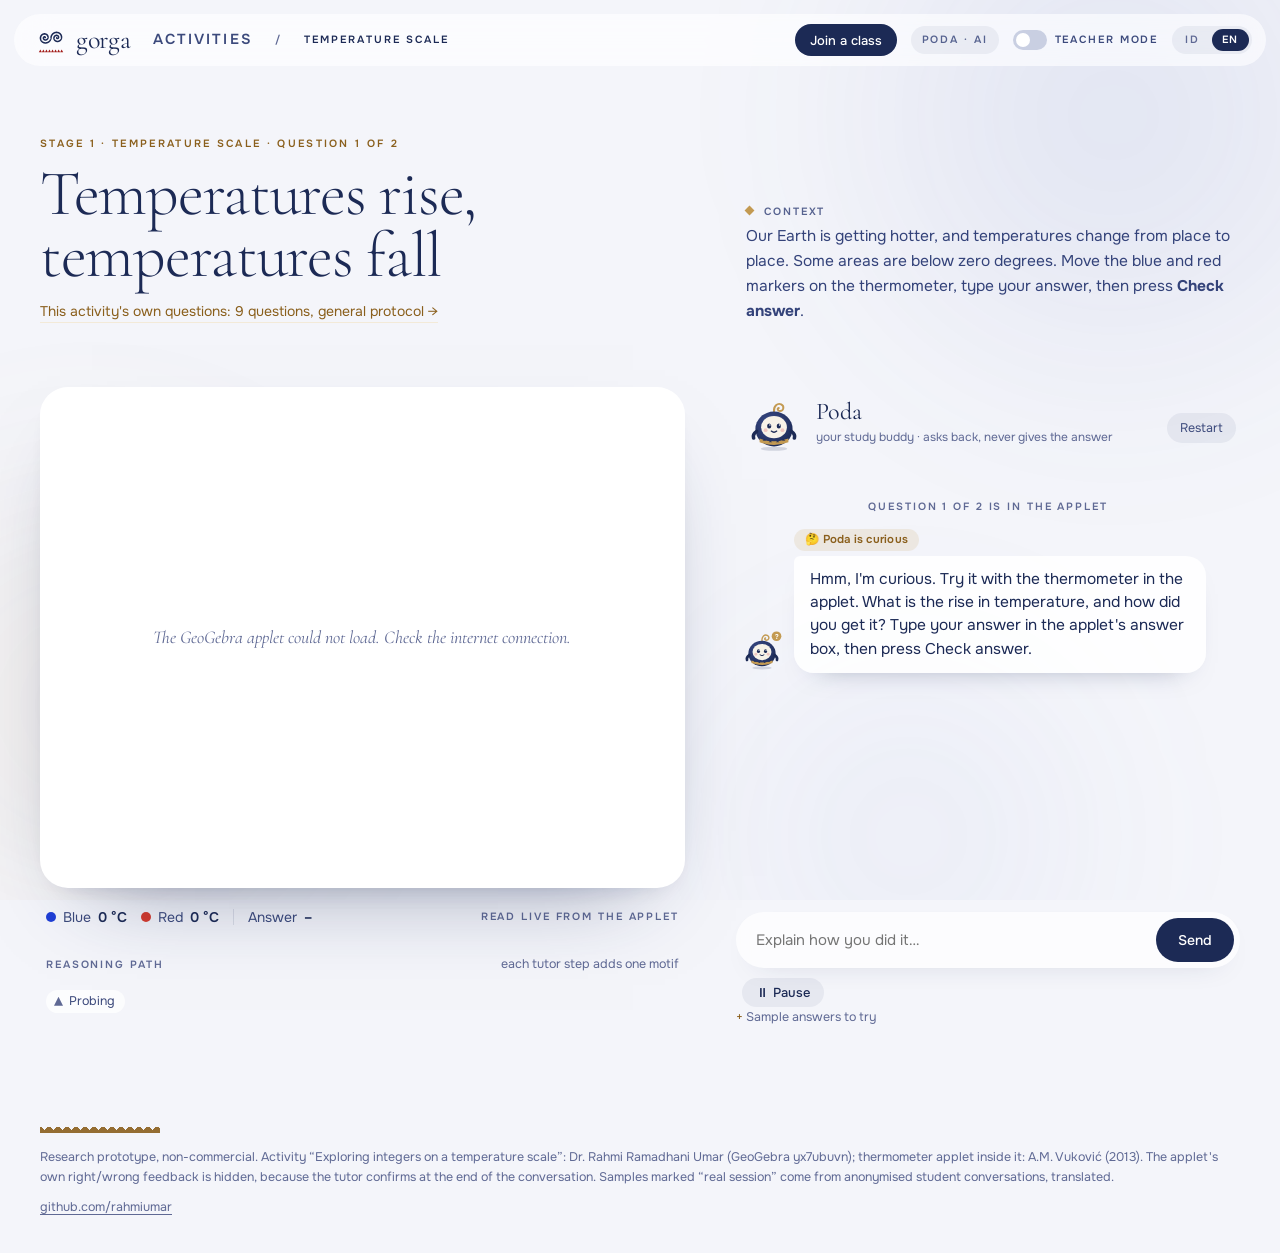
<file: suhu/index.html>
<!doctype html>
<html lang="id">
<head>
  <meta charset="utf-8">
  <meta name="viewport" content="width=device-width, initial-scale=1">
  <title>Skala Suhu — Gorga</title>
  <meta name="description" content="Aktivitas Gorga: soal suhu di applet termometer GeoGebra, dengan tutor AI yang menggali cara berpikir siswa.">
  <link rel="icon" href="../assets/favicon.svg" type="image/svg+xml">
  <link rel="preconnect" href="https://fonts.googleapis.com">
  <link rel="preconnect" href="https://fonts.gstatic.com" crossorigin>
  <link href="https://fonts.googleapis.com/css2?family=Cormorant+Garamond:ital,wght@0,400;0,500;1,400&family=JetBrains+Mono:wght@400;500&family=Onest:wght@400;500;600&display=swap" rel="stylesheet">
  <link rel="stylesheet" href="../assets/gorga.css">
  <link rel="stylesheet" href="../assets/activity.css">
  <link rel="stylesheet" href="../assets/poda.css">
  <link rel="stylesheet" href="../assets/kelas.css">
  <script src="../assets/i18n.js"></script>
</head>
<body>
  <div class="sky" aria-hidden="true"><i></i><i></i><i></i></div>
  <header class="bar">
    <div style="display:flex;align-items:center;gap:22px">
      <a class="mark" href="../" id="home-link" aria-label="Gorga"><img src="../assets/logo-nila.svg" alt=""><span>gorga</span></a>
      <nav class="crumbs" aria-label="Lokasi"><a href="../#aktivitas" id="acts-link" data-i18n="crumb">Aktivitas</a><span>/</span><span aria-current="page" data-i18n="crumbHere">Skala suhu</span></nav>
    </div>
    <div class="bar-right">
      <span id="mode-badge" class="badge">Mode naskah</span>
      <label class="switch">
        <input type="checkbox" id="teacher-toggle">
        <span data-i18n="teacher">Mode guru</span>
      </label>
      <div class="langs" role="group" aria-label="Bahasa / Language">
        <a href="?lang=id" data-set-lang="id">ID</a><a href="?lang=en" data-set-lang="en">EN</a>
      </div>
    </div>
  </header>

  <div class="intro-band">
    <div>
      <span class="eyebrow"><span data-i18n="stageLabel">Tahap 1 · Skala suhu</span> · <span id="stage-no">soal 1 dari 2</span></span>
      <h1 data-i18n="h1">Suhu naik, suhu turun</h1>
      <a class="sibling" id="sibling-link" href="../aktivitas/?a=1" data-i18n="sibling">Soal asli aktivitas ini: 9 soal, protokol umum →</a>
    </div>
    <div class="context">
      <span class="label" data-i18n="ctxLabel">Konteks</span>
      <p data-i18n="ctx">Bumi kita semakin panas, dan suhu di berbagai tempat berubah-ubah. Ada daerah dengan suhu di bawah nol
        derajat. Geser penanda biru dan merah di termometer, tulis jawabanmu, lalu tekan <b>Periksa</b>.</p>
    </div>
  </div>

  <main class="layout">
    <section class="pane pane-applet" aria-label="Applet GeoGebra">
      <div class="applet-wrap fixed-ratio" id="applet-wrap">
        <div id="ggb"></div>
        <div class="applet-loading" id="applet-loading" data-i18n="loading">Memuat applet GeoGebra…</div>
      </div>
      <div class="state-strip">
        <span class="item"><span class="dot dot-blue"></span> <span data-i18n="blue">Biru</span> <b id="val-blue">0 °C</b></span>
        <span class="item"><span class="dot dot-red"></span> <span data-i18n="red">Merah</span> <b id="val-red">0 °C</b></span>
        <span class="sep"></span>
        <span class="item"><span data-i18n="answer">Jawaban</span> <b id="val-ans">–</b></span>
        <span class="state-note" data-i18n="readLive">dibaca langsung dari applet</span>
      </div>
      <div class="journey" aria-live="polite">
        <div class="journey-head">
          <span class="label" data-i18n="path">Jejak penalaran</span>
          <span class="hint" data-i18n="pathHint">setiap langkah tutor menambah satu motif</span>
        </div>
        <ol class="path" id="journey"><li class="empty">–</li></ol>
      </div>
    </section>

    <section class="pane pane-chat" aria-label="Poda">
      <div class="chat-head">
        <div class="who"></div>
        <button class="ghost" id="reset-btn" type="button" data-i18n="reset">Ulangi</button>
      </div>
      <div class="chat-log" id="chat-log" aria-live="polite"></div>
      <div class="chat-foot">
        <form class="chat-form" id="chat-form" autocomplete="off">
          <input id="chat-input" type="text" maxlength="400" placeholder="Jelaskan caramu…" data-i18n-ph="placeholder" aria-label="Penjelasan">
          <button type="submit" id="send-btn" data-i18n="send">Kirim</button>
        </form>
        <details class="try">
          <summary data-i18n="try">Contoh jawaban untuk mencoba</summary>
          <div class="quick stacked" id="quick"></div>
        </details>
      </div>
    </section>

    <section class="pane pane-log" id="log-pane" hidden aria-label="Mode guru">
      <div class="log-head">
        <div><span class="eyebrow" data-i18n="teacher">Mode guru</span><div style="font:400 26px/1.1 var(--serif);margin-top:4px" data-i18n="summary">Ringkasan sesi</div></div>
        <div class="actions">
          <button class="ghost" id="copy-btn" type="button" data-i18n="copy">Salin transkrip</button>
          <button class="ghost" id="csv-btn" type="button" data-i18n="csv">Unduh CSV</button>
        </div>
      </div>
      <div class="panel-grid">
        <div class="stat"><span class="label" data-i18n="stTurns">Giliran siswa</span><b id="st-turns">0</b><small data-i18n="stTurnsNote">sesi ini</small></div>
        <div class="stat"><span class="label" data-i18n="stAi">Balasan AI</span><b id="st-ai">–</b><small data-i18n="stAiNote">sisanya dari naskah</small></div>
        <div class="stat"><span class="label" data-i18n="stTime">Sampai target</span><b id="st-time">–</b><small data-i18n="stTimeNote">menit, soal terakhir</small></div>
        <div class="stat"><span class="label" data-i18n="stMoves">Langkah tutor</span><div class="bars" id="st-bars"></div></div>
      </div>
      <div class="log-scroll">
        <table>
          <thead><tr><th>#</th><th data-i18n="thTime">waktu</th><th data-i18n="thQ">soal</th><th data-i18n="thMarkers">biru/merah</th><th data-i18n="thFrom">dari</th><th data-i18n="thText">jawaban siswa</th><th data-i18n="thDiag">diagnosis</th><th data-i18n="thAssess">penilaian Poda · bukti</th><th data-i18n="thMove">langkah</th><th data-i18n="thSource">sumber</th><th data-i18n="thFix">koreksi guru</th></tr></thead>
          <tbody id="log-body"></tbody>
        </table>
      </div>
    </section>
  </main>

  <footer class="foot">
    <div class="ipon thin"></div>
    <span data-i18n="foot">Prototipe riset, non-komersial. Aktivitas “Menjelajahi Bilangan Bulat pada Skala Suhu”: Dr. Rahmi Ramadhani Umar
    (GeoGebra yx7ubuvn); applet termometer di dalamnya: A.M. Vuković (2013). Teks soal diterjemahkan dan umpan balik
    benar/salah bawaan applet disembunyikan, karena konfirmasi diberikan tutor di akhir percakapan. Contoh jawaban
    bertanda “sesi asli” berasal dari percakapan siswa yang sudah dianonimkan.</span>
    <p class="gh-line"><a class="gh" href="https://github.com/rahmiumar" rel="noopener">github.com/rahmiumar</a></p>
  </footer>

  <script>
    gorgaApplyI18n({
      id: {},
      en: {
        _title: "Temperature Scale — Gorga",
        crumb: "Activities", crumbHere: "Temperature scale", teacher: "Teacher mode",
        stageLabel: "Stage 1 · Temperature scale", h1: "Temperatures rise, temperatures fall",
        ctxLabel: "Context",
        ctx: "Our Earth is getting hotter, and temperatures change from place to place. Some areas are below zero degrees. Move the blue and red markers on the thermometer, type your answer, then press <b>Check answer</b>.",
        loading: "Loading the GeoGebra applet…", blue: "Blue", red: "Red", answer: "Answer", readLive: "read live from the applet",
        path: "Reasoning path", pathHint: "each tutor step adds one motif",
        tutorSub: "asks, never gives the answer", reset: "Restart", placeholder: "Explain how you did it…", send: "Send",
        try: "Sample answers to try", summary: "Session summary", copy: "Copy transcript", csv: "Download CSV",
        stTurns: "Student turns", stTurnsNote: "this session", stAi: "AI replies", stAiNote: "the rest from the script",
        stTime: "Time to target", stTimeNote: "minutes, last question", stMoves: "Tutor moves",
        thTime: "time", thQ: "question", thMarkers: "blue/red", thFrom: "from", thText: "student answer", thDiag: "diagnosis", thMove: "move", thSource: "source", thAssess: "Poda's assessment · evidence", thFix: "teacher correction",
        sibling: "This activity's own questions: 9 questions, general protocol →",
        foot: "Research prototype, non-commercial. Activity “Exploring integers on a temperature scale”: Dr. Rahmi Ramadhani Umar (GeoGebra yx7ubuvn); thermometer applet inside it: A.M. Vuković (2013). The applet's own right/wrong feedback is hidden, because the tutor confirms at the end of the conversation. Samples marked “real session” come from anonymised student conversations, translated.",
      },
    });
    document.getElementById("home-link").href = window.GORGA_LANG === "en" ? "../en/" : "../";
    document.getElementById("acts-link").href = window.GORGA_LANG === "en" ? "../en/#activities" : "../#aktivitas";
    document.getElementById("sibling-link").href = "../aktivitas/?a=1&lang=" + window.GORGA_LANG;
  </script>
  <script src="https://www.geogebra.org/apps/deployggb.js"></script>
  <script src="task.js"></script>
  <script src="../assets/ladder.js"></script>
  <script src="../assets/assess.js"></script>
  <script src="../assets/poda.js"></script>
  <script src="tutor.js"></script>
  <script src="../assets/kelas.js"></script>
  <script src="app.js"></script>
</body>
</html>
</file>
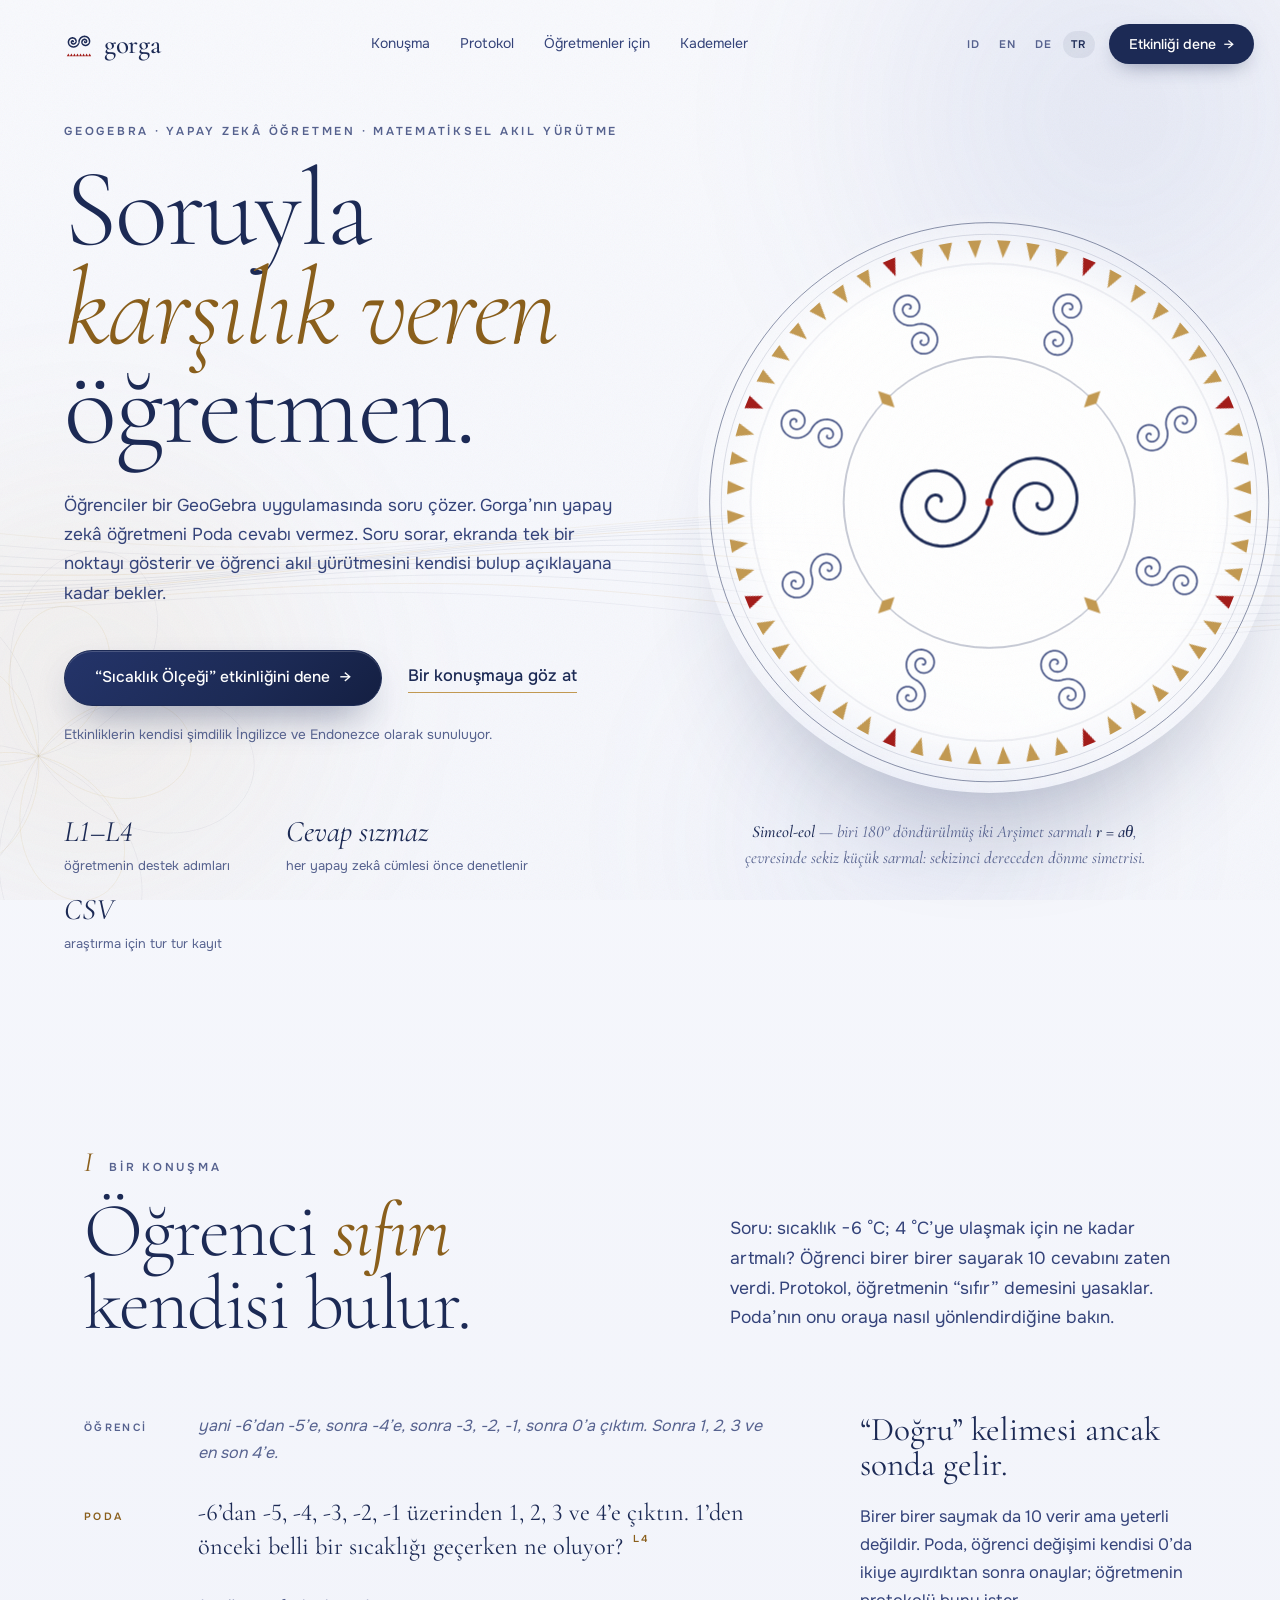
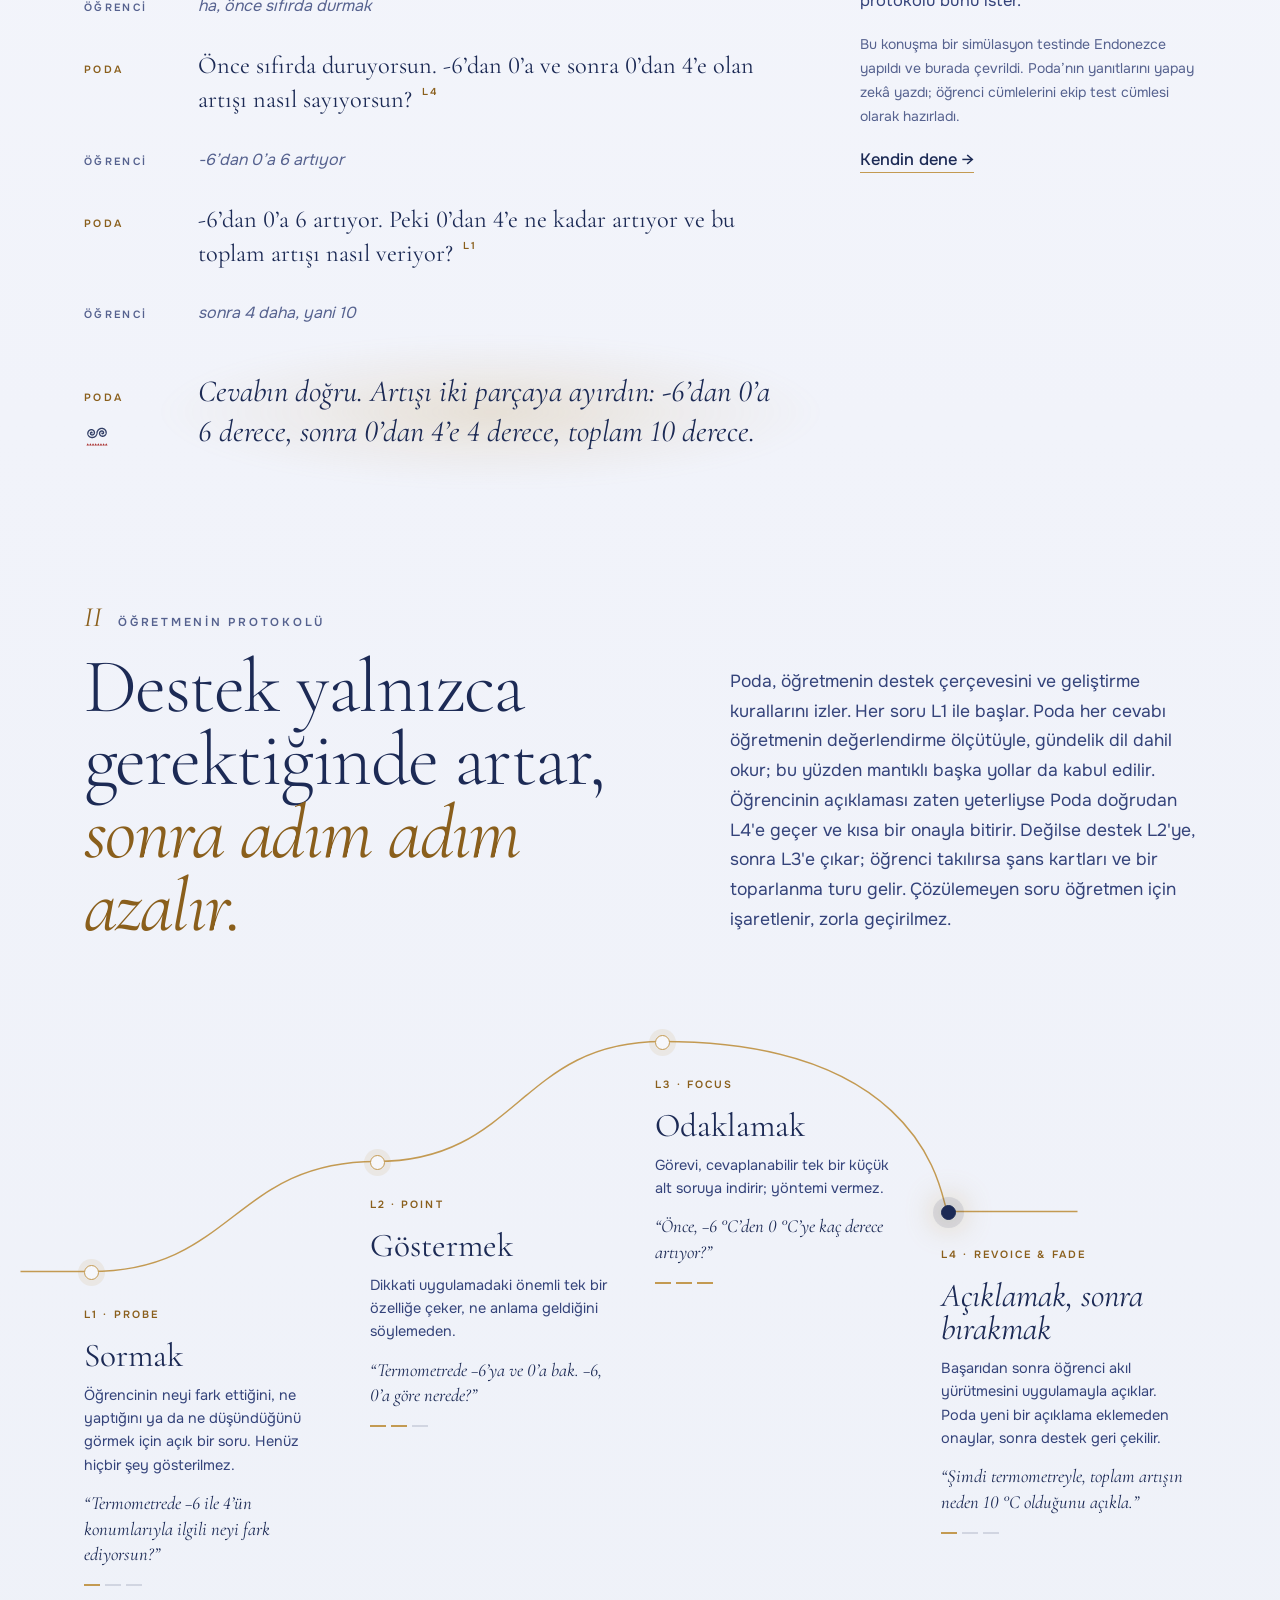
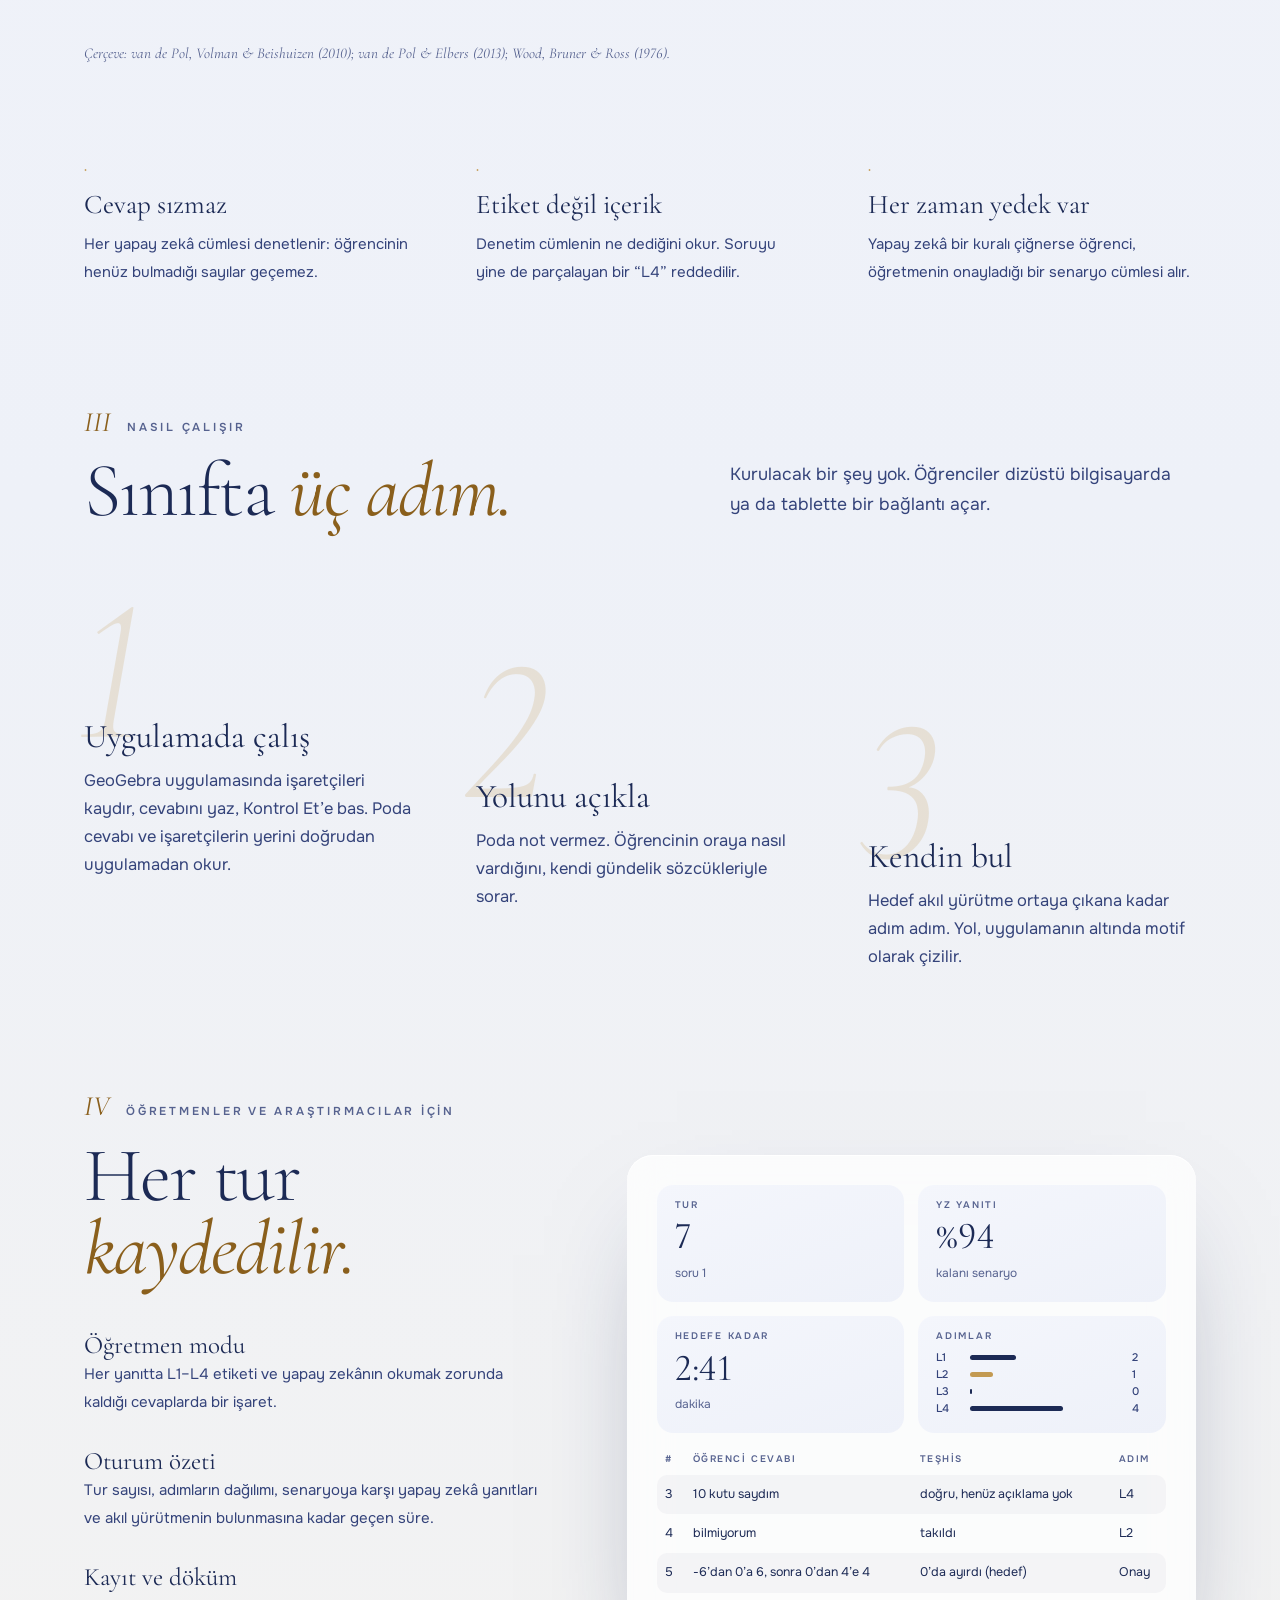
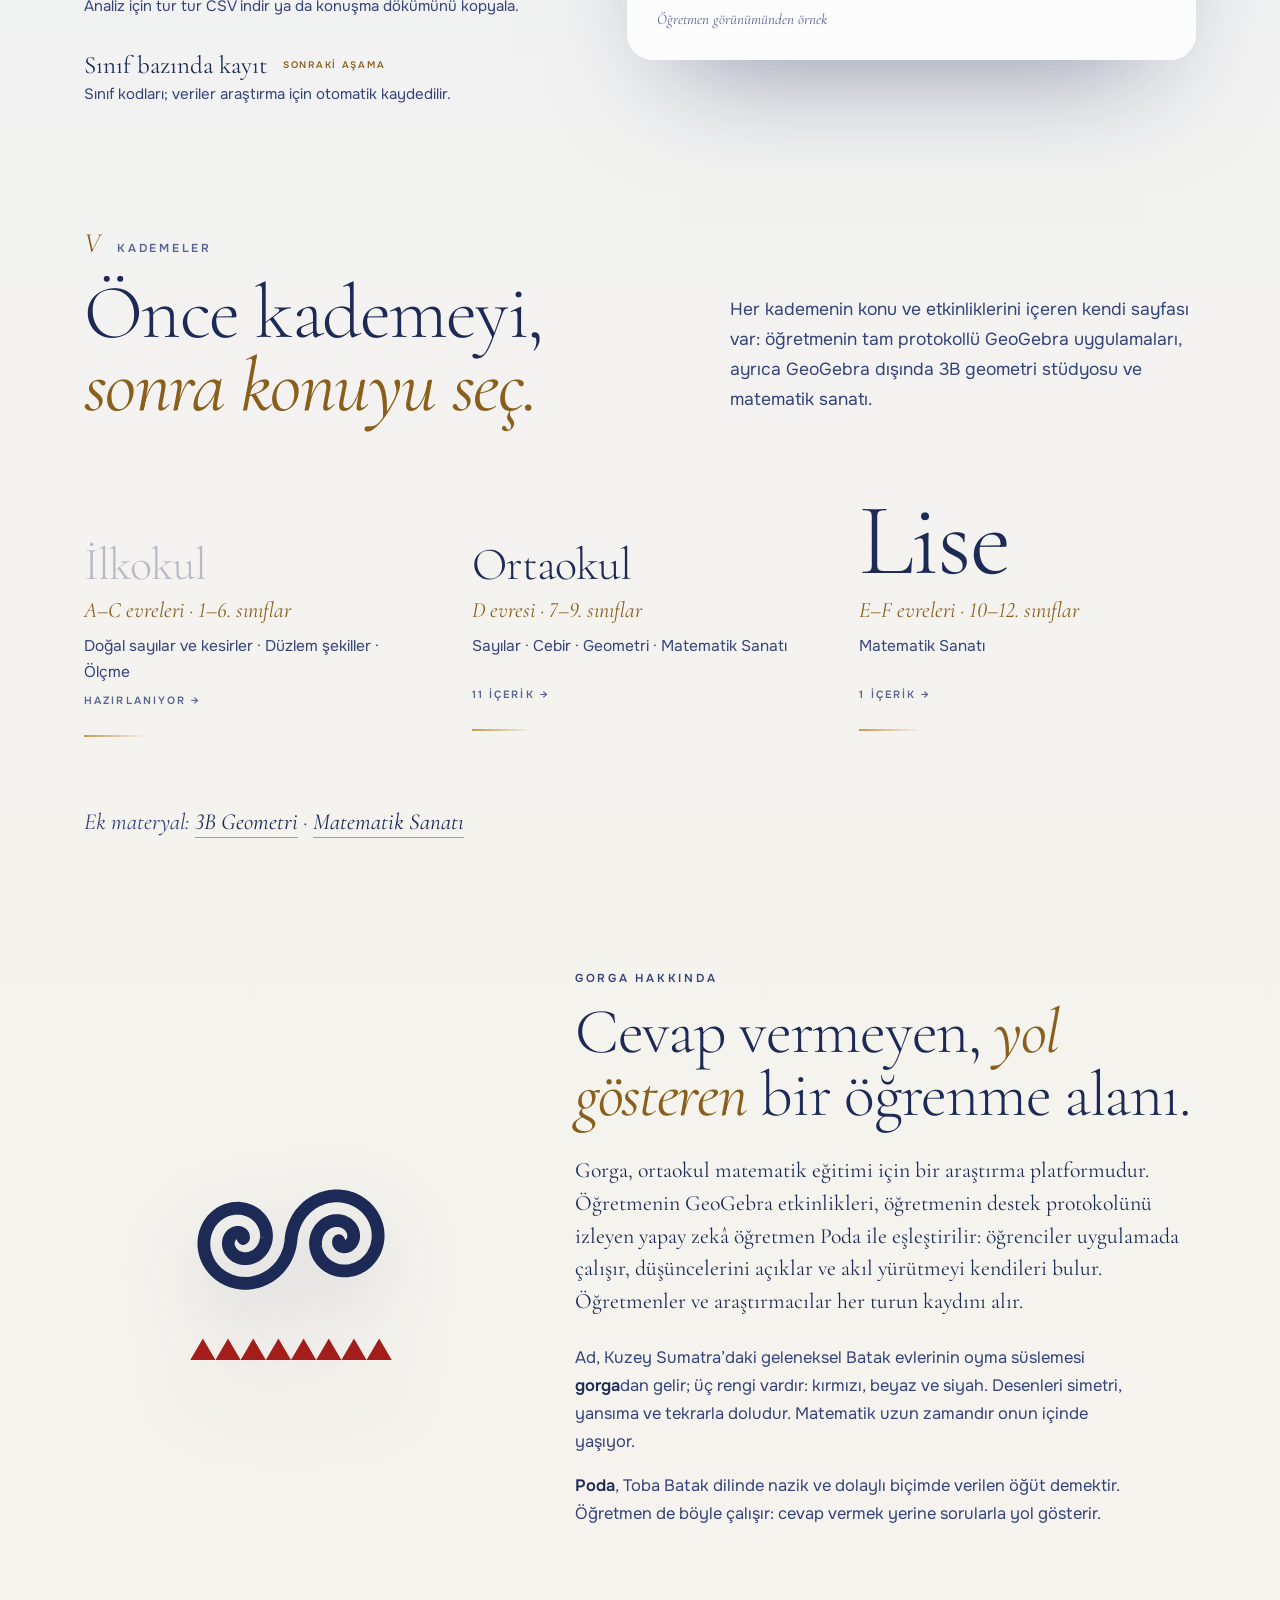
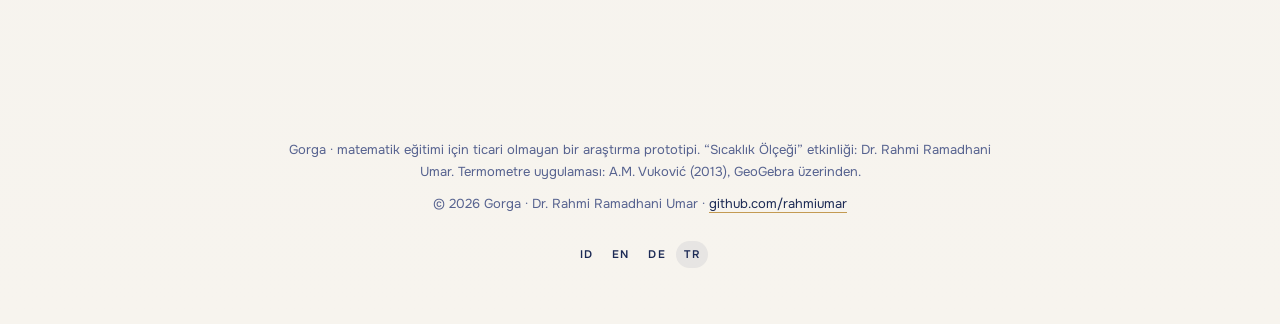
<file: tr/index.html>
<!doctype html>
<html lang="tr">
<head>
  <meta charset="utf-8">
  <meta name="viewport" content="width=device-width, initial-scale=1">
  <title>Gorga — soruyla karşılık veren öğretmen</title>
  <meta name="description" content="Gorga, bir GeoGebra uygulamasını cevabı söylemeyen yapay zekâ öğretmen Poda ile birleştirir. Poda soru sorar, bir noktayı gösterir ve öğrenci akıl yürütmesini kendisi bulana kadar bekler.">
  <meta property="og:title" content="Gorga — soruyla karşılık veren öğretmen">
  <meta property="og:description" content="GeoGebra uygulamaları ve öğretmenin destek (scaffolding) protokolünü izleyen bir yapay zekâ öğretmen.">
  <meta property="og:image" content="https://rahmiumar.github.io/gorga/assets/covers/a1.jpg">
  <meta name="theme-color" content="#f4f5fa">
  <link rel="icon" href="../assets/favicon.svg" type="image/svg+xml">
  <link rel="alternate" hreflang="id" href="https://rahmiumar.github.io/gorga/">
  <link rel="alternate" hreflang="en" href="https://rahmiumar.github.io/gorga/en/">
  <link rel="alternate" hreflang="de" href="https://rahmiumar.github.io/gorga/de/">
  <link rel="alternate" hreflang="tr" href="https://rahmiumar.github.io/gorga/tr/">
  <link rel="alternate" hreflang="x-default" href="https://rahmiumar.github.io/gorga/">
  <link rel="preconnect" href="https://fonts.googleapis.com">
  <link rel="preconnect" href="https://fonts.gstatic.com" crossorigin>
  <link href="https://fonts.googleapis.com/css2?family=Cormorant+Garamond:ital,wght@0,300;0,400;0,500;1,300;1,400;1,500&family=Onest:wght@400;500;600&display=swap" rel="stylesheet">
  <link rel="stylesheet" href="../assets/gorga.css">
  <link rel="stylesheet" href="../assets/home.css">
</head>
<body class="landing">
  <div class="sky" aria-hidden="true"><i></i><i></i><i></i></div>
  <canvas class="mathfield" aria-hidden="true"></canvas>

  <header class="top">
    <a class="mark" href="../" aria-label="Gorga, ana sayfa"><img src="../assets/logo-nila.svg" alt="" width="34" height="34"><span>gorga</span></a>
    <nav aria-label="Bölümler">
      <a href="#konusma">Konuşma</a><a href="#protokol">Protokol</a><a href="#ogretmenler">Öğretmenler için</a><a href="#etkinlikler">Kademeler</a>
    </nav>
    <div class="end">
      <div class="langs" role="group" aria-label="Language"><a href="../" hreflang="id" lang="id">ID</a><a href="../en/" hreflang="en" lang="en">EN</a><a href="../de/" hreflang="de" lang="de">DE</a><a href="../tr/" hreflang="tr" lang="tr" aria-current="true">TR</a></div>
      <a class="pill" href="../suhu/?lang=en">Etkinliği dene <span aria-hidden="true">→</span></a>
    </div>
  </header>

  <main>
    <section class="hero">
      <div class="hero-text">
        <p class="kicker">GeoGebra · yapay zekâ öğretmen · matematiksel akıl yürütme</p>
        <h1>Soruyla <em>karşılık veren</em> öğretmen.</h1>
        <p class="lead">Öğrenciler bir GeoGebra uygulamasında soru çözer. Gorga’nın yapay zekâ öğretmeni Poda cevabı vermez. Soru sorar, ekranda tek bir noktayı gösterir ve öğrenci akıl yürütmesini kendisi bulup açıklayana kadar bekler.</p>
        <div class="cta">
          <a class="btn" href="../suhu/?lang=en">“Sıcaklık Ölçeği” etkinliğini dene <span aria-hidden="true">→</span></a>
          <a class="link" href="#konusma">Bir konuşmaya göz at</a>
        </div>
        <p class="app-note">Etkinliklerin kendisi şimdilik İngilizce ve Endonezce olarak sunuluyor.</p>
        <ul class="facts"><li><b>L1–L4</b><span>öğretmenin destek adımları</span></li><li><b>Cevap sızmaz</b><span>her yapay zekâ cümlesi önce denetlenir</span></li><li><b>CSV</b><span>araştırma için tur tur kayıt</span></li></ul>
      </div>
      <figure class="art">
        <svg data-gorga role="img" aria-label="Gorga madalyonu: simeol-eol sarmalları ve ipon-ipon üçgenlerinden bir halka"></svg>
        <figcaption><b>Simeol-eol</b> — biri 180° döndürülmüş iki Arşimet sarmalı <b>r = aθ</b>, çevresinde sekiz küçük sarmal: sekizinci dereceden dönme simetrisi.</figcaption>
      </figure>
    </section>

    <section class="chapter" id="konusma">
      <header class="ch-head" data-rv>
        <p class="kicker"><span class="no">I</span>Bir konuşma</p>
        <h2>Öğrenci <em>sıfırı</em> kendisi bulur.</h2>
        <p class="intro">Soru: sıcaklık −6 °C; 4 °C’ye ulaşmak için ne kadar artmalı? Öğrenci birer birer sayarak 10 cevabını zaten verdi. Protokol, öğretmenin “sıfır” demesini yasaklar. Poda’nın onu oraya nasıl yönlendirdiğine bakın.</p>
      </header>
      <div class="dialogue">
        <div class="lines" data-rv="seq"><p class="say st" style="--i:0"><span class="who">Öğrenci</span><span class="txt">yani -6’dan -5’e, sonra -4’e, sonra -3, -2, -1, sonra 0’a çıktım. Sonra 1, 2, 3 ve en son 4’e.</span></p><p class="say ai" style="--i:1"><span class="who">Poda</span><span class="txt">-6’dan -5, -4, -3, -2, -1 üzerinden 1, 2, 3 ve 4’e çıktın. 1’den önceki belli bir sıcaklığı geçerken ne oluyor?<sup class="lvl">L4</sup></span></p><p class="say st" style="--i:2"><span class="who">Öğrenci</span><span class="txt">ha, önce sıfırda durmak</span></p><p class="say ai" style="--i:3"><span class="who">Poda</span><span class="txt">Önce sıfırda duruyorsun. -6’dan 0’a ve sonra 0’dan 4’e olan artışı nasıl sayıyorsun?<sup class="lvl">L4</sup></span></p><p class="say st" style="--i:4"><span class="who">Öğrenci</span><span class="txt">-6’dan 0’a 6 artıyor</span></p><p class="say ai" style="--i:5"><span class="who">Poda</span><span class="txt">-6’dan 0’a 6 artıyor. Peki 0’dan 4’e ne kadar artıyor ve bu toplam artışı nasıl veriyor?<sup class="lvl">L1</sup></span></p><p class="say st" style="--i:6"><span class="who">Öğrenci</span><span class="txt">sonra 4 daha, yani 10</span></p><p class="say found" style="--i:7"><span class="who">Poda</span><span class="txt">Cevabın doğru. Artışı iki parçaya ayırdın: -6’dan 0’a 6 derece, sonra 0’dan 4’e 4 derece, toplam 10 derece.</span></p></div>
        <aside class="note" data-rv>
          <h3>“Doğru” kelimesi ancak sonda gelir.</h3>
          <p>Birer birer saymak da 10 verir ama yeterli değildir. Poda, öğrenci değişimi kendisi 0’da ikiye ayırdıktan sonra onaylar; öğretmenin protokolü bunu ister.</p>
          <p class="small">Bu konuşma bir simülasyon testinde Endonezce yapıldı ve burada çevrildi. Poda’nın yanıtlarını yapay zekâ yazdı; öğrenci cümlelerini ekip test cümlesi olarak hazırladı.</p>
          <a class="link" href="../suhu/?lang=en">Kendin dene <span aria-hidden="true">→</span></a>
        </aside>
      </div>
    </section>

    <section class="chapter" id="protokol">
      <header class="ch-head" data-rv>
        <p class="kicker"><span class="no">II</span>Öğretmenin protokolü</p>
        <h2>Destek yalnızca gerektiğinde artar, <em>sonra adım adım azalır.</em></h2>
        <p class="intro">Poda, öğretmenin destek çerçevesini ve geliştirme kurallarını izler. Her soru L1 ile başlar. Poda her cevabı öğretmenin değerlendirme ölçütüyle, gündelik dil dahil okur; bu yüzden mantıklı başka yollar da kabul edilir. Öğrencinin açıklaması zaten yeterliyse Poda doğrudan L4'e geçer ve kısa bir onayla bitirir. Değilse destek L2'ye, sonra L3'e çıkar; öğrenci takılırsa şans kartları ve bir toparlanma turu gelir. Çözülemeyen soru öğretmen için işaretlenir, zorla geçirilmez.</p>
      </header>
      <div class="ascent" data-rv="seq">
        <svg class="path" aria-hidden="true"><path pathLength="1"/></svg>
        <ol><li class="rung r1" style="--i:0">
            <span class="code" lang="en">L1 · Probe</span><h3>Sormak</h3><p>Öğrencinin neyi fark ettiğini, ne yaptığını ya da ne düşündüğünü görmek için açık bir soru. Henüz hiçbir şey gösterilmez.</p><blockquote>“Termometrede −6 ile 4’ün konumlarıyla ilgili neyi fark ediyorsun?”</blockquote><span class="lv" aria-hidden="true"><i class="on"></i><i class=""></i><i class=""></i></span>
          </li><li class="rung r2" style="--i:1">
            <span class="code" lang="en">L2 · Point</span><h3>Göstermek</h3><p>Dikkati uygulamadaki önemli tek bir özelliğe çeker, ne anlama geldiğini söylemeden.</p><blockquote>“Termometrede −6’ya ve 0’a bak. −6, 0’a göre nerede?”</blockquote><span class="lv" aria-hidden="true"><i class="on"></i><i class="on"></i><i class=""></i></span>
          </li><li class="rung r3" style="--i:2">
            <span class="code" lang="en">L3 · Focus</span><h3>Odaklamak</h3><p>Görevi, cevaplanabilir tek bir küçük alt soruya indirir; yöntemi vermez.</p><blockquote>“Önce, −6 °C’den 0 °C’ye kaç derece artıyor?”</blockquote><span class="lv" aria-hidden="true"><i class="on"></i><i class="on"></i><i class="on"></i></span>
          </li><li class="rung r4" style="--i:3">
            <span class="code" lang="en">L4 · Revoice & fade</span><h3>Açıklamak, sonra bırakmak</h3><p>Başarıdan sonra öğrenci akıl yürütmesini uygulamayla açıklar. Poda yeni bir açıklama eklemeden onaylar, sonra destek geri çekilir.</p><blockquote>“Şimdi termometreyle, toplam artışın neden 10 °C olduğunu açıkla.”</blockquote><span class="lv" aria-hidden="true"><i class="on"></i><i class=""></i><i class=""></i></span>
          </li></ol>
      </div>
      <p class="ladder-note" data-rv>Çerçeve: van de Pol, Volman & Beishuizen (2010); van de Pol & Elbers (2013); Wood, Bruner & Ross (1976).</p>
      <ul class="guards" data-rv><li><b>Cevap sızmaz</b><span>Her yapay zekâ cümlesi denetlenir: öğrencinin henüz bulmadığı sayılar geçemez.</span></li><li><b>Etiket değil içerik</b><span>Denetim cümlenin ne dediğini okur. Soruyu yine de parçalayan bir “L4” reddedilir.</span></li><li><b>Her zaman yedek var</b><span>Yapay zekâ bir kuralı çiğnerse öğrenci, öğretmenin onayladığı bir senaryo cümlesi alır.</span></li></ul>
    </section>

    <section class="chapter" id="how">
      <header class="ch-head" data-rv>
        <p class="kicker"><span class="no">III</span>Nasıl çalışır</p>
        <h2>Sınıfta <em>üç adım.</em></h2>
        <p class="intro">Kurulacak bir şey yok. Öğrenciler dizüstü bilgisayarda ya da tablette bir bağlantı açar.</p>
      </header>
      <ol class="steps" data-rv="seq"><li style="--i:0"><span class="n">1</span><h3>Uygulamada çalış</h3><p>GeoGebra uygulamasında işaretçileri kaydır, cevabını yaz, Kontrol Et’e bas. Poda cevabı ve işaretçilerin yerini doğrudan uygulamadan okur.</p></li><li style="--i:1"><span class="n">2</span><h3>Yolunu açıkla</h3><p>Poda not vermez. Öğrencinin oraya nasıl vardığını, kendi gündelik sözcükleriyle sorar.</p></li><li style="--i:2"><span class="n">3</span><h3>Kendin bul</h3><p>Hedef akıl yürütme ortaya çıkana kadar adım adım. Yol, uygulamanın altında motif olarak çizilir.</p></li></ol>
    </section>

    <section class="chapter teach" id="ogretmenler">
      <div class="teach-text" data-rv>
        <p class="kicker"><span class="no">IV</span>Öğretmenler ve araştırmacılar için</p>
        <h2>Her tur <em>kaydedilir.</em></h2>
        <ul class="feats"><li><b>Öğretmen modu</b><span>Her yanıtta L1–L4 etiketi ve yapay zekânın okumak zorunda kaldığı cevaplarda bir işaret.</span></li><li><b>Oturum özeti</b><span>Tur sayısı, adımların dağılımı, senaryoya karşı yapay zekâ yanıtları ve akıl yürütmenin bulunmasına kadar geçen süre.</span></li><li><b>Kayıt ve döküm</b><span>Analiz için tur tur CSV indir ya da konuşma dökümünü kopyala.</span></li><li><b>Sınıf bazında kayıt <em class="soon">sonraki aşama</em></b><span>Sınıf kodları; veriler araştırma için otomatik kaydedilir.</span></li></ul>
      </div>
      <div class="mock" aria-hidden="true" data-rv>
        <div class="stats"><div class="stat"><span>Tur</span><b>7</b><small>soru 1</small></div><div class="stat"><span>YZ yanıtı</span><b>%94</b><small>kalanı senaryo</small></div><div class="stat"><span>Hedefe kadar</span><b>2:41</b><small>dakika</small></div>
          <div class="stat moves"><span>Adımlar</span>
            <div class="bars"><div>L1<i style="width:30%"></i>2</div><div>L2<i style="width:15%"></i>1</div><div>L3<i style="width:0"></i>0</div><div>L4<i style="width:60%"></i>4</div></div>
          </div>
        </div>
        <table><thead><tr><th>#</th><th>öğrenci cevabı</th><th>teşhis</th><th>adım</th></tr></thead><tbody><tr><td>3</td><td>10 kutu saydım</td><td>doğru, henüz açıklama yok</td><td>L4</td></tr><tr><td>4</td><td>bilmiyorum</td><td>takıldı</td><td>L2</td></tr><tr><td>5</td><td>-6’dan 0’a 6, sonra 0’dan 4’e 4</td><td>0’da ayırdı (hedef)</td><td>Onay</td></tr></tbody></table>
        <p class="mock-note">Öğretmen görünümünden örnek</p>
      </div>
    </section>

    <section class="chapter" id="etkinlikler">
      <header class="ch-head" data-rv>
        <p class="kicker"><span class="no">V</span>Kademeler</p>
        <h2>Önce kademeyi, <em>sonra konuyu seç.</em></h2>
        <p class="intro">Her kademenin konu ve etkinliklerini içeren kendi sayfası var: öğretmenin tam protokollü GeoGebra uygulamaları, ayrıca GeoGebra dışında 3B geometri stüdyosu ve matematik sanatı.</p>
      </header>
      <ol class="levels" data-rv="seq"><li style="--i:0"><a class="level later" href="../jenjang/?j=sd&amp;lang=en">
            <span class="lv-name long" lang="tr">İlkokul</span>
            <span class="lv-phase">A–C evreleri · 1–6. sınıflar</span>
            <span class="lv-topics">Doğal sayılar ve kesirler · Düzlem şekiller · Ölçme</span>
            <span class="lv-count">hazırlanıyor <span aria-hidden="true">→</span></span></a></li><li style="--i:1"><a class="level" href="../jenjang/?j=smp&amp;lang=en">
            <span class="lv-name long" lang="tr">Ortaokul</span>
            <span class="lv-phase">D evresi · 7–9. sınıflar</span>
            <span class="lv-topics">Sayılar · Cebir · Geometri · Matematik Sanatı</span>
            <span class="lv-count">11 içerik <span aria-hidden="true">→</span></span></a></li><li style="--i:2"><a class="level" href="../jenjang/?j=sma&amp;lang=en">
            <span class="lv-name" lang="tr">Lise</span>
            <span class="lv-phase">E–F evreleri · 10–12. sınıflar</span>
            <span class="lv-topics">Matematik Sanatı</span>
            <span class="lv-count">1 içerik <span aria-hidden="true">→</span></span></a></li></ol>
      <p class="extra-links" data-rv>Ek materyal: <a href="../geometri/?lang=en">3B Geometri</a> · <a href="../seni/?lang=en">Matematik Sanatı</a></p>
    </section>

    <section class="chapter name">
      <img class="name-mark" src="../assets/logo-nila.svg" alt="Gorga logosu" width="260" height="260" data-rv>
      <div data-rv>
        <p class="kicker">Gorga hakkında</p>
        <h2>Cevap vermeyen, <em>yol gösteren</em> bir öğrenme alanı.</h2>
        <p class="name-what">Gorga, ortaokul matematik eğitimi için bir araştırma platformudur. Öğretmenin GeoGebra etkinlikleri, öğretmenin destek protokolünü izleyen yapay zekâ öğretmen Poda ile eşleştirilir: öğrenciler uygulamada çalışır, düşüncelerini açıklar ve akıl yürütmeyi kendileri bulur. Öğretmenler ve araştırmacılar her turun kaydını alır.</p>
        <p>Ad, Kuzey Sumatra’daki geleneksel Batak evlerinin oyma süslemesi <b>gorga</b>dan gelir; üç rengi vardır: kırmızı, beyaz ve siyah. Desenleri simetri, yansıma ve tekrarla doludur. Matematik uzun zamandır onun içinde yaşıyor.</p>
        <p><b>Poda</b>, Toba Batak dilinde nazik ve dolaylı biçimde verilen öğüt demektir. Öğretmen de böyle çalışır: cevap vermek yerine sorularla yol gösterir.</p>
      </div>
    </section>
  </main>

  <footer class="foot">
    <p>Gorga · matematik eğitimi için ticari olmayan bir araştırma prototipi. “Sıcaklık Ölçeği” etkinliği: Dr. Rahmi Ramadhani Umar. Termometre uygulaması: A.M. Vuković (2013), GeoGebra üzerinden.</p>
    <p>© 2026 Gorga · Dr. Rahmi Ramadhani Umar · <a href="https://github.com/rahmiumar" rel="noopener">github.com/rahmiumar</a></p>
    <div class="langs foot-langs" role="group" aria-label="Language"><a href="../" hreflang="id" lang="id">ID</a><a href="../en/" hreflang="en" lang="en">EN</a><a href="../de/" hreflang="de" lang="de">DE</a><a href="../tr/" hreflang="tr" lang="tr" aria-current="true">TR</a></div>
  </footer>

  <script>
    try { localStorage.setItem("gorga-lang", "en"); } catch (e) {}
  </script>
  <script src="../assets/motif.js"></script>
  <script src="../assets/mathfield.js"></script>
</body>
</html>
</file>
<file: assets/gorga.css>
/* Gorga design system. Three colours of Batak gorga: red (narara), white (nabontar),
   black (nabirong), on a warm paper ground. */

:root {
  /* 'Nila' identity: ulos indigo ink, porcelain ground, gold accent (names kept for the existing rules) */
  --kertas: #f4f5fa;
  --kertas-2: #e8ecf6;
  --putih: #ffffff;
  --hitam: #1c2a55;
  --hitam-2: #26356a;
  --ink: #1c2a55;
  --ink-2: #3c4a7c;
  --ink-3: #5f6994;
  --garis: #dfe3ef;
  --garis-2: #c9cfe2;
  --merah: #8a5f1c;
  --merah-2: #c39a52;
  --merah-soft: #f3ead8;
  --biru-applet: #1f3fd6;
  --radius: 14px;
  --shadow: 0 1px 0 rgba(23, 18, 14, 0.04), 0 12px 32px -18px rgba(23, 18, 14, 0.28);
  --serif: "Cormorant Garamond", "Georgia", serif;
  --sans: "Onest", system-ui, sans-serif;
  --mono: "JetBrains Mono", ui-monospace, monospace;
}

* { box-sizing: border-box; }
html { scroll-behavior: smooth; }
@media (prefers-reduced-motion: reduce) { html { scroll-behavior: auto; } }

body {
  margin: 0;
  background: var(--kertas);
  color: var(--ink);
  font: 16px/1.6 var(--sans);
  -webkit-font-smoothing: antialiased;
  text-rendering: optimizeLegibility;
}
a { color: inherit; }
/* maths needs lining figures: 0 must never read as o (the font shorthand would reset this) */
* { font-variant-numeric: lining-nums !important; }
img, svg { display: block; }
::selection { background: var(--merah); color: var(--putih); }

.label, .eyebrow, .badge, .meta, .meta-inline, .chat-note, th, .switch span, .state-note, .crumbs, .kbd {
  font-family: var(--sans);
  font-weight: 600;
  font-size: 10.5px;
  letter-spacing: 0.18em;
  text-transform: uppercase;
}
.eyebrow { color: var(--merah); }

/* ---------- ipon-ipon band (triangles), used as a rule ---------- */
.ipon {
  height: 8px;
  background:
    linear-gradient(135deg, transparent 50%, var(--merah) 50%) 0 0 / 12px 8px repeat-x,
    linear-gradient(225deg, transparent 50%, var(--merah) 50%) 0 0 / 12px 8px repeat-x;
  opacity: 0.9;
}
.ipon.thin { height: 6px; background-size: 9px 6px, 9px 6px; }
.ipon.ink {
  background:
    linear-gradient(135deg, transparent 50%, var(--hitam) 50%) 0 0 / 12px 8px repeat-x,
    linear-gradient(225deg, transparent 50%, var(--hitam) 50%) 0 0 / 12px 8px repeat-x;
}

/* ---------- top bar ---------- */
.bar {
  position: sticky; top: 0; z-index: 20;
  display: flex; align-items: center; justify-content: space-between; gap: 16px;
  padding: 12px clamp(16px, 4vw, 40px);
  background: rgba(244, 245, 250, 0.82);
  backdrop-filter: saturate(1.2) blur(10px);
  border-bottom: 1px solid var(--garis);
}
.bar.dark { background: rgba(23, 18, 14, 0.92); border-bottom-color: #2e261f; color: var(--putih); }
.mark { display: inline-flex; align-items: center; gap: 10px; text-decoration: none; }
.mark img { width: 34px; height: 34px; }
.mark span { font: 26px/1 var(--serif); letter-spacing: -0.01em; }
.bar nav { display: flex; gap: 22px; align-items: center; }
.bar nav a { text-decoration: none; font-size: 14.5px; color: var(--ink-2); }
.bar.dark nav a { color: #cfc5b8; }
.bar nav a:hover { color: var(--merah); }
.bar.dark nav a:hover { color: var(--putih); }
.crumbs { display: flex; gap: 8px; align-items: center; color: var(--ink-3); }
.crumbs a { text-decoration: none; }
.crumbs a:hover { color: var(--merah); }
.crumbs [aria-current] { color: var(--ink); }
.bar-right { display: flex; align-items: center; gap: 14px; }

.btn {
  display: inline-flex; align-items: center; gap: 10px;
  padding: 12px 20px; border-radius: 999px; border: 1px solid var(--hitam);
  background: var(--hitam); color: var(--putih);
  font: 500 15px/1 var(--sans); text-decoration: none; cursor: pointer;
  transition: background 0.2s, color 0.2s, border-color 0.2s, transform 0.2s;
}
.btn:hover { background: var(--merah); border-color: var(--merah); }
.btn:active { transform: translateY(1px); }
.btn.ghost { background: transparent; color: inherit; border-color: currentColor; }
.btn.ghost:hover { background: var(--hitam); color: var(--putih); border-color: var(--hitam); }
.btn.small { padding: 8px 14px; font-size: 13px; }
.btn .arrow { transition: transform 0.2s; }
.btn:hover .arrow { transform: translateX(3px); }
button.link { background: none; border: 0; padding: 0; font: inherit; color: var(--merah); cursor: pointer; text-decoration: underline; text-underline-offset: 3px; }

.badge {
  padding: 6px 11px; border-radius: 999px; border: 1px solid var(--garis-2); color: var(--ink-3);
  white-space: nowrap;
}
.badge.on { border-color: var(--merah); color: var(--merah); }
.badge.on::before { content: ""; display: inline-block; width: 6px; height: 6px; border-radius: 50%; background: var(--merah); margin-right: 7px; vertical-align: 1px; animation: pulse 1.8s infinite; }
@keyframes pulse { 50% { opacity: 0.3; } }

.switch { display: inline-flex; align-items: center; gap: 8px; cursor: pointer; color: var(--ink-2); user-select: none; }
.switch input { appearance: none; width: 34px; height: 20px; border-radius: 999px; background: var(--garis-2); position: relative; cursor: pointer; transition: background 0.2s; margin: 0; }
.switch input::after { content: ""; position: absolute; top: 3px; left: 3px; width: 14px; height: 14px; border-radius: 50%; background: var(--putih); transition: transform 0.2s; }
.switch input:checked { background: var(--merah); }
.switch input:checked::after { transform: translateX(14px); }
.switch input:focus-visible { outline: 2px solid var(--merah); outline-offset: 2px; }

/* ---------- activity page ---------- */
.intro-band { max-width: 1320px; margin: 0 auto; padding: 34px clamp(16px, 4vw, 40px) 8px; display: grid; grid-template-columns: minmax(0, 1.3fr) minmax(0, 1fr); gap: 28px; align-items: end; }
.intro-band h1 { font: 400 clamp(34px, 4.4vw, 54px)/1.02 var(--serif); letter-spacing: -0.015em; margin: 8px 0 0; }
.intro-band p { margin: 0; color: var(--ink-2); font-size: 15px; }
.context { border-left: 2px solid var(--merah); padding-left: 16px; }
.context .label { color: var(--ink-3); display: block; margin-bottom: 4px; }

.layout {
  display: grid; grid-template-columns: minmax(0, 1.28fr) minmax(0, 1fr); gap: 22px;
  max-width: 1320px; margin: 22px auto 28px; padding: 0 clamp(16px, 4vw, 40px);
}
.pane {
  background: var(--putih); border: 1px solid var(--garis); border-radius: var(--radius);
  padding: 18px 20px; min-width: 0; box-shadow: var(--shadow);
}
.pane-log { grid-column: 1 / -1; }
.pane-head { display: flex; justify-content: space-between; align-items: center; margin-bottom: 12px; }

.applet-wrap { position: relative; width: 100%; min-height: 300px; border-radius: 10px; overflow: hidden; border: 1px solid var(--garis); background: #fff; }
.applet-wrap.loaded { min-height: 0; }
.applet-wrap.fixed-ratio { aspect-ratio: 898 / 698; min-height: 0; }
#ggb { display: block; line-height: 0; }
.applet-loading { position: absolute; inset: 0; display: grid; place-items: center; color: var(--ink-3); font: italic 400 18px var(--serif); }

.state-strip { display: flex; align-items: center; gap: 14px; flex-wrap: wrap; margin-top: 12px; font-size: 14px; color: var(--ink-2); }
.state-strip b { color: var(--ink); font-weight: 600; font-variant-numeric: tabular-nums; }
.state-strip .item { display: inline-flex; align-items: center; gap: 7px; white-space: nowrap; }
.dot { width: 10px; height: 10px; border-radius: 50%; display: inline-block; }
.dot-blue { background: var(--biru-applet); }
.dot-red { background: #d83a2c; }
.dot-a { background: #2e6db4; }
.dot-b { background: var(--hitam); }
.sep { width: 1px; height: 16px; background: var(--garis); }
.state-note { color: var(--ink-3); margin-left: auto; }

/* reasoning path */
.journey { margin-top: 16px; padding-top: 14px; border-top: 1px dashed var(--garis); }
.journey-head { display: flex; justify-content: space-between; align-items: baseline; gap: 12px; margin-bottom: 10px; }
.journey-head .label { color: var(--ink-3); }
.journey-head .hint { font-size: 12.5px; color: var(--ink-3); }
.path { list-style: none; margin: 0; padding: 0; display: flex; flex-wrap: wrap; align-items: center; gap: 0; min-height: 34px; }
.path li { display: flex; align-items: center; }
.path li + li::before { content: ""; width: 18px; height: 1px; background: var(--garis-2); }
.step {
  display: inline-flex; align-items: center; gap: 6px; padding: 5px 10px 5px 8px;
  border: 1px solid var(--garis-2); border-radius: 999px; background: var(--kertas);
  font: 12.5px/1 var(--sans); color: var(--ink-2); animation: pop 0.35s ease-out;
}
.step i { width: 9px; height: 9px; display: inline-block; clip-path: polygon(50% 0, 100% 100%, 0 100%); background: var(--ink-3); }
.step[data-move="L2"] i, .step[data-move="L3"] i { background: var(--merah-2); }
.step[data-move="HINT"] i { background: var(--merah); }
.step.goal { background: var(--hitam); color: var(--putih); border-color: var(--hitam); }
.step.goal i { background: var(--merah-2); }
.step .code { display: none; font-family: var(--mono); font-size: 10.5px; color: var(--ink-3); }
body.teacher .step .code { display: inline; }
.path .empty { color: var(--ink-3); font-size: 13px; }
@keyframes pop { from { transform: scale(0.85); opacity: 0; } to { transform: none; opacity: 1; } }
@media (prefers-reduced-motion: reduce) { .step { animation: none; } }

/* chat */
.pane-chat { display: flex; flex-direction: column; min-height: 600px; max-height: 820px; padding: 0; overflow: hidden; }
.chat-head { display: flex; justify-content: space-between; align-items: center; padding: 14px 18px; border-bottom: 1px solid var(--garis); }
.chat-head .who { display: flex; align-items: center; gap: 10px; }
.chat-head .who img { width: 28px; height: 28px; }
.chat-head .who b { font: 400 19px/1 var(--serif); }
.chat-head .who small { display: block; font: 12px/1.3 var(--sans); color: var(--ink-3); margin-top: 3px; }
.ghost { background: none; border: 1px solid var(--garis-2); border-radius: 999px; padding: 6px 12px; font: 12.5px var(--sans); color: var(--ink-2); cursor: pointer; }
.ghost:hover { border-color: var(--hitam); color: var(--ink); }

.chat-log { flex: 1; overflow-y: auto; display: flex; flex-direction: column; gap: 12px; padding: 18px; background: linear-gradient(var(--putih), var(--putih)) padding-box; }
.msg { max-width: 86%; display: flex; flex-direction: column; gap: 4px; }
.msg p { margin: 0; padding: 11px 14px; border-radius: 14px; font-size: 15px; line-height: 1.5; }
.msg.ai { align-self: flex-start; }
.msg.ai p { background: var(--kertas); border-top-left-radius: 4px; }
.msg.ai.question p { background: var(--putih); border: 1px solid var(--merah); }
.msg.ai.confirm p { background: var(--putih); border: 1.5px solid var(--hitam); position: relative; padding-top: 16px; }
.msg.ai.confirm p::before { content: ""; position: absolute; left: 12px; right: 12px; top: 5px; height: 5px;
  background: linear-gradient(135deg, transparent 50%, var(--merah) 50%) 0 0 / 8px 5px repeat-x, linear-gradient(225deg, transparent 50%, var(--merah) 50%) 0 0 / 8px 5px repeat-x; }
.msg.ai.end p { background: var(--hitam); color: var(--putih); }
.msg.student { align-self: flex-end; }
.msg.student p { background: var(--hitam); color: var(--putih); border-top-right-radius: 4px; }
.msg.student.applet p { background: var(--putih); color: var(--ink); border: 1px dashed var(--ink-3); font: 13.5px var(--mono); }
.meta { display: none; color: var(--merah); padding: 0 4px; font-size: 10px; }
body.teacher .meta { display: block; }
.chat-note { align-self: center; color: var(--ink-3); padding: 6px 0 0; text-align: center; font-size: 10.5px; }
.meta-inline { display: none; color: var(--merah); }
body.teacher .meta-inline { display: inline; }

.typing p { display: flex; gap: 4px; padding: 14px; }
.typing span { width: 6px; height: 6px; border-radius: 50%; background: var(--ink-3); animation: blink 1s infinite ease-in-out; }
.typing span:nth-child(2) { animation-delay: 0.15s; }
.typing span:nth-child(3) { animation-delay: 0.3s; }
@keyframes blink { 0%, 80%, 100% { opacity: 0.25; } 40% { opacity: 1; } }
@media (prefers-reduced-motion: reduce) { .typing span, .badge.on::before { animation: none; opacity: 0.6; } }

.chat-foot { border-top: 1px solid var(--garis); padding: 12px 14px 14px; background: var(--putih); }
.chat-form { display: flex; gap: 8px; }
.chat-form input { flex: 1; min-width: 0; padding: 12px 14px; border: 1px solid var(--garis-2); border-radius: 999px; font: 15px var(--sans); background: var(--kertas); color: var(--ink); }
.chat-form input:focus { outline: none; border-color: var(--merah); box-shadow: 0 0 0 3px var(--merah-soft); background: var(--putih); }
.chat-form button { padding: 0 20px; border: 0; border-radius: 999px; background: var(--hitam); color: var(--putih); font: 500 14px var(--sans); cursor: pointer; transition: background 0.2s; }
.chat-form button:hover { background: var(--merah); }
.chat-form button:disabled { opacity: 0.45; cursor: default; }
.quick { display: flex; flex-wrap: wrap; gap: 6px; align-items: center; margin-top: 10px; font-size: 12px; color: var(--ink-3); }
.quick.stacked { flex-direction: column; align-items: stretch; }
.quick-row { display: flex; flex-wrap: wrap; gap: 6px; align-items: center; }
.quick-row > span { min-width: 8.5em; }
.quick button { border: 1px dashed var(--garis-2); background: none; border-radius: 999px; padding: 4px 10px; font: 12px var(--sans); color: var(--ink-2); cursor: pointer; }
.quick button:hover { border-style: solid; border-color: var(--hitam); color: var(--ink); }
details.try summary { cursor: pointer; font-size: 12.5px; color: var(--ink-3); list-style: none; }
details.try summary::-webkit-details-marker { display: none; }
details.try summary::before { content: "+ "; color: var(--merah); }
details.try[open] summary::before { content: "− "; }

/* reasoning card */
.card-wrap { align-self: stretch; margin: 4px 0; }
.reason-card { background: var(--hitam); color: var(--putih); border-radius: 12px; padding: 18px 18px 14px; position: relative; overflow: hidden; }
.reason-card .label { color: #d9a79b; }
.reason-card blockquote { margin: 8px 0 10px; font: 400 21px/1.3 var(--serif); }
.reason-card .q { font-size: 12.5px; color: #bfb4a6; }
.reason-card .row { display: flex; justify-content: space-between; align-items: center; margin-top: 12px; gap: 10px; }
.reason-card .ipon { margin: 12px -18px -14px; }
.reason-card button { background: var(--putih); color: var(--ink); border: 0; border-radius: 999px; padding: 7px 14px; font: 500 12.5px var(--sans); cursor: pointer; }
.reason-card button:hover { background: var(--merah-2); color: var(--putih); }

/* teacher panel */
.panel-grid { display: grid; grid-template-columns: repeat(4, minmax(0, 1fr)); gap: 12px; margin: 6px 0 18px; }
.stat { border: 1px solid var(--garis); border-radius: 10px; padding: 12px 14px; background: var(--kertas); }
.stat .label { color: var(--ink-3); display: block; }
.stat b { font: 400 30px/1.1 var(--serif); display: block; margin-top: 6px; }
.stat small { color: var(--ink-3); font-size: 12px; }
.bars { display: grid; gap: 5px; margin-top: 8px; }
.bars div { display: grid; grid-template-columns: 34px 1fr 22px; align-items: center; gap: 6px; font: 11px var(--mono); color: var(--ink-2); }
.bars span.b { height: 7px; border-radius: 4px; background: var(--hitam); min-width: 2px; }
.bars div:nth-child(2) span.b, .bars div:nth-child(3) span.b { background: var(--merah-2); }
.log-head { display: flex; justify-content: space-between; align-items: center; margin-bottom: 10px; gap: 10px; flex-wrap: wrap; }
.log-head .actions { display: flex; gap: 8px; }
.log-scroll { overflow-x: auto; }
table { width: 100%; border-collapse: collapse; font-size: 13px; }
th { text-align: left; color: var(--ink-3); font-weight: 400; padding: 7px 8px; border-bottom: 1px solid var(--garis); white-space: nowrap; }
td { padding: 7px 8px; border-bottom: 1px solid var(--kertas-2); vertical-align: top; }
td:nth-child(6) { min-width: 220px; }
td.assess { min-width: 210px; }
td.reply { min-width: 260px; }
/* The teacher's correction of Poda's assessment (analysis only). */
td select.fix { font: inherit; font-size: 12px; color: var(--ink-2); background: transparent; border: 1px solid var(--garis); border-radius: 6px; padding: 3px 6px; max-width: 150px; }
td select.fix:focus-visible { outline: 2px solid var(--ink-2); outline-offset: 1px; }

.foot { max-width: 1320px; margin: 0 auto; padding: 0 clamp(16px, 4vw, 40px) 36px; color: var(--ink-3); font-size: 12.5px; }
.foot .ipon { margin-bottom: 14px; width: 120px; }
.foot .gh-line { margin: 10px 0 0; }
.foot a.gh { color: inherit; text-underline-offset: 3px; }

@media (max-width: 980px) {
  .layout, .intro-band { grid-template-columns: 1fr; }
  .pane-chat { min-height: 520px; }
  .panel-grid { grid-template-columns: repeat(2, minmax(0, 1fr)); }
  .state-note { margin-left: 0; width: 100%; }
  .bar nav { display: none; }
}
@media (max-width: 560px) {
  .bar { padding: 10px 16px; }
  .bar-right .badge { display: none; }
  .pane { padding: 14px; }
  .chat-log { padding: 14px; }
  .msg { max-width: 92%; }
}

/* ---------- language switch ---------- */
.langs { display: inline-flex; border: 1px solid var(--garis-2); border-radius: 999px; overflow: hidden; }
.langs a { padding: 6px 10px; font: 600 10.5px/1 var(--sans); letter-spacing: 0.16em; text-decoration: none; color: var(--ink-3); }
.langs a:hover { color: var(--ink); }
.langs a[aria-current] { background: var(--hitam); color: var(--putih); }
.bar.dark .langs { border-color: #4a3f36; }
.bar.dark .langs a { color: #a79b8d; }
.bar.dark .langs a:hover { color: var(--putih); }
.bar.dark .langs a[aria-current] { background: var(--putih); color: var(--ink); }
.bar-end { display: flex; align-items: center; gap: 14px; }

/* ---------- general activity page ---------- */
.act-steps { display: flex; gap: 6px; margin-top: 14px; flex-wrap: wrap; }
.act-steps a { width: 30px; height: 30px; display: grid; place-items: center; border-radius: 50%; border: 1px solid var(--garis-2); font: italic 400 17px/1 var(--serif); text-decoration: none; color: var(--ink-2); }
.act-steps a:hover { border-color: var(--hitam); color: var(--ink); }
.act-steps a[aria-current] { background: var(--hitam); color: var(--putih); border-color: var(--hitam); }
details.intro-more summary { cursor: pointer; list-style: none; color: var(--ink-2); font-size: 15px; }
details.intro-more summary::-webkit-details-marker { display: none; }
details.intro-more summary .label { display: block; color: var(--ink-3); margin-bottom: 4px; }
details.intro-more summary::after { content: "  + selengkapnya"; color: var(--merah); font-size: 13px; }
html[lang="en"] details.intro-more summary::after { content: "  + more"; }
details.intro-more[open] summary::after { content: ""; }
#intro-rest p { margin: 8px 0 0; color: var(--ink-2); font-size: 15px; }
.note-card { margin-top: 12px; padding: 12px 14px; border-radius: 10px; background: var(--kertas); border: 1px solid var(--garis); font-size: 14.5px; color: var(--ink-2); }
.note-card .label { display: block; color: var(--merah); margin-bottom: 4px; }
.level-meter { display: grid; grid-template-columns: repeat(4, 1fr); gap: 4px; margin-bottom: 4px; }
.level-meter i { height: 8px; border-radius: 3px; background: var(--garis); transition: background 0.3s; }
.level-meter i.on { background: var(--merah); }
.level-meter i.on:first-child { background: var(--hitam); }
.qbox { padding: 16px 18px 14px; border-bottom: 1px solid var(--garis); background: var(--kertas); }
.qbox-head { display: flex; justify-content: space-between; align-items: center; gap: 10px; margin-bottom: 8px; }
.qbox-head .label { color: var(--merah); }
.qnav { display: flex; align-items: center; gap: 6px; }
.qnav .ghost { padding: 3px 9px; }
.qnav .ghost:disabled { opacity: 0.35; cursor: default; }
.qdots { display: flex; gap: 4px; }
.qdots button { width: 9px; height: 9px; padding: 0; border-radius: 50%; border: 1px solid var(--ink-3); background: transparent; cursor: pointer; }
.qdots button.done { background: var(--merah); border-color: var(--merah); }
.qdots button.on { outline: 2px solid var(--hitam); outline-offset: 1px; }
.qtext { font-size: 15.5px; line-height: 1.5; max-height: 190px; overflow-y: auto; }
.qtext ul { margin: 6px 0; padding-left: 20px; }
.open-note { margin: 8px 0 0; font-size: 12px; color: var(--ink-3); }
.next-q { padding-top: 4px; }
.pane-chat { max-height: 880px; }
.intro-band h1.long { font-size: clamp(28px, 3.1vw, 42px); line-height: 1.08; }
.sibling { display: inline-block; margin-top: 12px; font-size: 14px; color: var(--merah); text-decoration: none; border-bottom: 1px solid var(--merah-soft); }
.sibling:hover { border-bottom-color: var(--merah); }
</file>
<file: assets/home.css>
/* Gorga landing — "Nila": the dark indigo of ulos cloth on porcelain light, a thread of gold,
   red used sparingly. One continuous ground; parts are separated by space, never by boxes or rules. */

body.landing {
  --nila: #1c2a55;          /* ink */
  --nila-2: #34437a;
  --nila-3: #56628f;        /* quiet text, 5.6:1 on the ground */
  --mist: #e8ecf6;
  --porcelain: #f6f7fb;
  --gold: #8a5f1c;          /* gold for text: 5.3:1 on the ground */
  --gold-2: #c39a52;        /* gold for lines and ornament */
  --red: #a31d1a;
  --e-out: cubic-bezier(.23, 1, .32, 1);
  --e-io: cubic-bezier(.77, 0, .175, 1);
  --serif: "Cormorant Garamond", "Cormorant", Georgia, serif;
  --gutter: clamp(20px, 5vw, 72px);

  color: var(--nila);
  background: linear-gradient(180deg, #f8f9fd 0%, #f1f3fa 30%, #eef1f8 55%, #f5f3ee 85%, #f7f4ee 100%);
  font: 16.5px/1.7 var(--sans);
  overflow-x: hidden;
  font-variant-numeric: lining-nums;
}
.landing, .landing * { font-variant-numeric: lining-nums !important; }  /* the font shorthand would reset it; maths needs lining figures (0 must not read as o) */
body.landing ::selection { background: var(--nila); color: #fff; }

/* the sky: slow, soft light behind everything */
.sky { position: fixed; inset: 0; z-index: -1; pointer-events: none; overflow: hidden; }
.sky i { position: absolute; border-radius: 50%; filter: blur(80px); opacity: .55; }
.sky i:nth-child(1) { width: 62vw; height: 62vw; right: -18vw; top: -22vw; background: radial-gradient(circle, rgba(64, 86, 170, .22), transparent 65%); animation: drift 38s ease-in-out infinite alternate; }
.sky i:nth-child(2) { width: 54vw; height: 54vw; left: -20vw; top: 38vh; background: radial-gradient(circle, rgba(195, 154, 82, .20), transparent 65%); animation: drift 46s ease-in-out -12s infinite alternate-reverse; }
.sky i:nth-child(3) { width: 46vw; height: 46vw; right: 6vw; bottom: -18vw; background: radial-gradient(circle, rgba(120, 140, 210, .16), transparent 65%); animation: drift 52s ease-in-out -20s infinite alternate; }
@keyframes drift { to { transform: translate(-6vw, 5vh) scale(1.12); } }
body.landing::after { /* fine grain, like handmade paper */
  content: ""; position: fixed; inset: 0; z-index: 50; pointer-events: none; opacity: .045; mix-blend-mode: multiply;
  background-image: url("data:image/svg+xml;utf8,<svg xmlns='http://www.w3.org/2000/svg' width='180' height='180'><filter id='n'><feTurbulence type='fractalNoise' baseFrequency='.9' numOctaves='3' stitchTiles='stitch'/></filter><rect width='100%' height='100%' filter='url(%23n)'/></svg>");
}

/* ---------- type ---------- */
.landing h1, .landing h2, .landing h3 { font-family: var(--serif); font-weight: 400; color: var(--nila); }
.landing h1 em, .landing h2 em { font-style: italic; color: var(--gold); font-weight: 400; }
.kicker { margin: 0 0 22px; font: 600 11.5px/1 var(--sans); letter-spacing: .24em; text-transform: uppercase; color: var(--nila-3);
  display: flex; align-items: baseline; gap: 16px; }
.kicker .no { font: italic 400 28px/0 var(--serif); letter-spacing: 0; color: var(--gold); text-transform: none; }
.link { color: var(--nila); text-decoration: none; font-weight: 500; background: linear-gradient(var(--gold-2), var(--gold-2)) 0 100% / 100% 1px no-repeat;
  padding-bottom: 3px; transition: background-size .45s var(--e-out), color .2s ease; }
.link:hover { background-size: 0 1px; background-position: 100% 100%; color: var(--gold); }

/* ---------- floating header ---------- */
header.top { position: fixed; z-index: 40; top: 14px; left: 50%; transform: translateX(-50%); width: min(1472px, calc(100% - 28px));
  display: flex; align-items: center; gap: 24px; padding: 10px 12px 10px calc(var(--gutter) - 14px); border-radius: 999px;
  transition: background .5s ease, box-shadow .5s ease, backdrop-filter .5s ease; }
header.top.scrolled { background: rgba(255, 255, 255, .62); -webkit-backdrop-filter: blur(18px) saturate(1.4); backdrop-filter: blur(18px) saturate(1.4);
  box-shadow: 0 10px 40px -18px rgba(28, 42, 85, .35); }
header.top .mark { display: inline-flex; align-items: center; gap: 10px; text-decoration: none; color: var(--nila); }
header.top .mark img { width: 30px; height: 30px; }
header.top .mark span { font: 500 27px/1 var(--serif); letter-spacing: -.01em; }
header.top nav { display: flex; gap: 30px; margin: 0 auto; }
header.top nav a { position: relative; text-decoration: none; font-size: 14px; color: var(--nila-2); padding: 6px 0; }
header.top nav a::after { content: ""; position: absolute; left: 0; right: 0; bottom: 0; height: 1px; background: var(--gold-2);
  transform: scaleX(0); transform-origin: right; transition: transform .45s var(--e-out); }
header.top nav a:hover::after { transform: scaleX(1); transform-origin: left; }
header.top .end { display: flex; align-items: center; gap: 14px; }
.landing .langs { display: inline-flex; gap: 2px; border: 0; overflow: visible; border-radius: 0; }
.langs a { font: 600 11px/1 var(--sans); letter-spacing: .14em; text-decoration: none; color: var(--nila-3); padding: 8px 8px; border-radius: 999px;
  transition: color .2s ease, background .2s ease; }
.langs a:hover { color: var(--nila); }
.langs a[aria-current] { color: var(--nila); background: rgba(28, 42, 85, .07); }
.pill { display: inline-flex; gap: 8px; align-items: center; text-decoration: none; font: 500 14px/1 var(--sans); color: #fff; background: var(--nila);
  padding: 13px 20px; border-radius: 999px; box-shadow: 0 8px 22px -10px rgba(28, 42, 85, .6); transition: transform .16s ease-out, background .25s ease; }
.pill:hover { background: var(--nila-2); }
.pill:active, .btn:active { transform: scale(.97); }

/* ---------- hero ---------- */
.hero { min-height: 100vh; display: grid; grid-template-columns: minmax(0, 1fr) minmax(0, 1fr); align-items: center; gap: clamp(20px, 4vw, 60px);
  padding: clamp(120px, 14vh, 170px) 0 clamp(60px, 8vh, 100px) var(--gutter); max-width: 1500px; margin: 0 auto; }
.hero h1 { font-size: clamp(64px, 8.6vw, 148px); line-height: .9; letter-spacing: -.02em; font-weight: 300; margin: 0 0 34px; }
.hero h1 em { font-weight: 300; }
.hero .lead { font-size: clamp(17px, 1.35vw, 20px); color: var(--nila-2); max-width: 32em; margin: 0 0 42px; }
.cta { display: flex; flex-wrap: wrap; gap: 26px; align-items: center; }
.btn { display: inline-flex; gap: 10px; align-items: center; text-decoration: none; font: 500 15.5px/1 var(--sans); color: #fff;
  padding: 19px 30px; border-radius: 999px; background: linear-gradient(135deg, #24346a, var(--nila) 60%, #141f42);
  box-shadow: 0 18px 40px -18px rgba(28, 42, 85, .75), inset 0 1px 0 rgba(255, 255, 255, .18); transition: transform .16s ease-out, box-shadow .35s ease; }
.btn:hover { box-shadow: 0 24px 50px -18px rgba(28, 42, 85, .85), inset 0 1px 0 rgba(255, 255, 255, .25); }
.btn span { transition: transform .3s var(--e-out); } .btn:hover span { transform: translateX(4px); }
.app-note { margin: 18px 0 0; font-size: 13.5px; color: var(--nila-3); }
.facts { list-style: none; padding: 0; margin: 70px 0 0; display: flex; flex-wrap: wrap; gap: 18px 56px; }
.facts b { display: block; font: italic 400 30px/1 var(--serif); color: var(--nila); }
.facts span { display: block; margin-top: 8px; font-size: 13px; color: var(--nila-3); }
.hero-text > * { animation: rise 1.1s var(--e-out) both; }
.hero-text > :nth-child(2) { animation-delay: .08s; } .hero-text > :nth-child(3) { animation-delay: .18s; }
.hero-text > :nth-child(4) { animation-delay: .28s; } .hero-text > :nth-child(5) { animation-delay: .38s; } .hero-text > :nth-child(6) { animation-delay: .46s; }
@keyframes rise { from { opacity: 0; transform: translateY(26px); } to { opacity: 1; transform: none; } }

/* the medallion floats, slightly beyond the right edge */
.art { margin: 0; position: relative; transform: translateX(10%); animation: rise 1.4s var(--e-out) .2s both; }
.art::before { content: ""; position: absolute; left: 0; top: 0; width: 100%; aspect-ratio: 1; border-radius: 50%;
  background: radial-gradient(circle, #fff 0%, rgba(255,255,255,.92) 55%, rgba(255,255,255,0) 71%);
  box-shadow: 0 80px 120px -80px rgba(28, 42, 85, .45); }
.art svg { position: relative; width: 100%; height: auto; overflow: visible; }
.art .hair { fill: none; stroke: rgba(28, 42, 85, .5); stroke-width: 1; }
.art .hair.faint { stroke: rgba(28, 42, 85, .14); }
.art .tri { fill: var(--gold-2); opacity: 0; animation: fade .7s ease forwards; }
.art .tri.red { fill: var(--red); }
.art .dia { fill: var(--gold-2); }
.art .dot { fill: var(--red); }
.art .scroll { fill: none; stroke: var(--nila); stroke-width: 3; stroke-linecap: round; stroke-linejoin: round;
  stroke-dasharray: 1; stroke-dashoffset: 1; animation: draw 2.8s var(--e-io) forwards; }
.art .scroll.thin { stroke-width: 1.6; stroke: var(--nila-2); animation-duration: 1.9s; }
.art .ring { transform-origin: 0 0; animation: turn 160s linear infinite; }
@keyframes draw { to { stroke-dashoffset: 0; } }
@keyframes fade { to { opacity: 1; } }
@keyframes turn { to { transform: rotate(360deg); } }
.art figcaption { position: relative; margin: 26px auto 0; max-width: 26em; text-align: center; font: italic 400 17px/1.5 var(--serif); color: var(--nila-3); transform: translateX(-10%); }
.art figcaption b { color: var(--nila); font-weight: 500; }

/* ---------- chapters: space, not boxes ---------- */
.chapter { position: relative; max-width: 1240px; margin: 0 auto; padding: clamp(110px, 15vh, 190px) var(--gutter) 0; }
.ch-head { display: grid; grid-template-columns: minmax(0, 1.1fr) minmax(0, .9fr); column-gap: clamp(30px, 6vw, 110px); align-items: end; margin-bottom: clamp(56px, 8vh, 96px); }
.ch-head .kicker { grid-column: 1 / -1; }
.ch-head h2 { font-size: clamp(48px, 6vw, 96px); line-height: .95; letter-spacing: -.02em; font-weight: 300; margin: 0; }
.ch-head .intro { margin: 0 0 8px; color: var(--nila-2); font-size: 17.5px; max-width: 30em; }

/* reveal */
.rv-on [data-rv] { opacity: 0; transform: translateY(30px); transition: opacity 1.1s var(--e-out), transform 1.1s var(--e-out); }
.rv-on [data-rv].in { opacity: 1; transform: none; }
.rv-on [data-rv="seq"] { opacity: 1; transform: none; }
.rv-on [data-rv="seq"] > * { opacity: 0; transform: translateY(24px); transition: opacity 1s var(--e-out), transform 1s var(--e-out); transition-delay: calc(var(--i, 0) * 110ms); }
.rv-on [data-rv="seq"].in > * { opacity: 1; transform: none; }

/* ---------- I · the conversation, as a script ---------- */
.dialogue { display: grid; grid-template-columns: minmax(0, 1.35fr) minmax(0, .65fr); gap: clamp(30px, 6vw, 110px); align-items: start; }
.lines { margin: 0; }
.say { display: grid; grid-template-columns: 92px 1fr; gap: 22px; align-items: baseline; margin: 0 0 30px; }
.say .who { font: 600 10.5px/2.2 var(--sans); letter-spacing: .22em; text-transform: uppercase; color: var(--nila-3); }
.say.ai .who, .say.found .who { color: var(--gold); }
.say.st .txt { font: italic 400 16px/1.65 var(--sans); color: var(--nila-3); }
.say.ai .txt { font: 400 clamp(22px, 1.9vw, 27px)/1.38 var(--serif); color: var(--nila); }
.say .lvl { margin-left: 10px; font: 600 10px/1 var(--sans); letter-spacing: .16em; color: var(--gold); vertical-align: 12px; }
.say.found { margin-top: 46px; }
.say.found .txt { position: relative; isolation: isolate; font: italic 400 clamp(26px, 2.4vw, 36px)/1.3 var(--serif); color: var(--nila); }
/* the found moment: a soft gold light behind the words, no edges */
.say.found .txt::before { content: ""; position: absolute; z-index: -1; inset: -34px -40px; border-radius: 50%;
  background: radial-gradient(closest-side, rgba(195, 154, 82, .22), rgba(195, 154, 82, .08) 55%, transparent); filter: blur(6px); }
.say.found .who::after { content: ""; display: block; width: 26px; height: 26px; margin-top: 12px;
  background: url("logo-nila.svg") center / contain no-repeat; opacity: .9; }
.mathfield { position: fixed; inset: 0; z-index: -1; pointer-events: none; }
.note { position: sticky; top: 130px; }
.note h3 { font-size: clamp(30px, 2.6vw, 40px); line-height: 1.05; margin: 0 0 20px; font-weight: 400; }
.note p { color: var(--nila-2); margin: 0 0 18px; }
.note .small { font-size: 14px; color: var(--nila-3); }

/* ---------- II · the protocol, as an ascent ---------- */
.ascent { position: relative; }
.ascent .path { position: absolute; left: 0; top: 0; overflow: visible; pointer-events: none; }
.ascent .path path { fill: none; stroke: var(--gold-2); stroke-width: 1.5; stroke-dasharray: 1; stroke-dashoffset: 1; vector-effect: non-scaling-stroke; }
.ascent.in .path path { transition: stroke-dashoffset 2.4s var(--e-io) .1s; stroke-dashoffset: 0; }
html:not(.rv-on) .ascent .path path { stroke-dashoffset: 0; }
.ascent ol { list-style: none; margin: 0; padding: 0; display: grid; grid-template-columns: repeat(4, minmax(0, 1fr)); gap: clamp(16px, 2.4vw, 36px); position: relative; }
.rung { position: relative; padding-top: 34px; }
.rung::before { content: ""; position: absolute; left: 0; top: 0; width: 13px; height: 13px; border-radius: 50%; background: var(--porcelain);
  border: 1.5px solid var(--gold-2); box-shadow: 0 0 0 6px rgba(195, 154, 82, .12); }
/* control rises from L1 to L3 and falls again at L4 (fade) */
.rung.r1 { margin-top: 250px; } .rung.r2 { margin-top: 140px; } .rung.r3 { margin-top: 20px; } .rung.r4 { margin-top: 190px; }
.rung.r4::before { background: var(--nila); border-color: var(--nila); box-shadow: 0 0 0 8px rgba(28, 42, 85, .1), 0 0 30px 6px rgba(195, 154, 82, .45); }
.rung .code { font: 600 10.5px/1 var(--sans); letter-spacing: .2em; text-transform: uppercase; color: var(--gold); }
.rung h3 { font-size: clamp(30px, 2.6vw, 40px); line-height: 1; margin: 12px 0 12px; font-weight: 400; }
.rung.r4 h3 { font-style: italic; }
.ladder-note { margin: 56px 0 0; font: italic 400 15px/1.5 var(--serif); color: var(--nila-3); }
.rung p { font-size: 14.5px; line-height: 1.6; color: var(--nila-2); margin: 0 0 14px; }
.rung blockquote { margin: 0; font: italic 400 18.5px/1.4 var(--serif); color: var(--nila); }
.rung .lv { display: flex; gap: 5px; margin-top: 16px; }
.rung .lv i { width: 16px; height: 2px; background: rgba(28, 42, 85, .14); }
.rung .lv i.on { background: var(--gold-2); }
.guards { list-style: none; padding: 0; margin: clamp(80px, 11vh, 130px) 0 0; display: grid; grid-template-columns: repeat(3, minmax(0, 1fr)); gap: clamp(30px, 5vw, 80px); }
.guards b { display: block; font: 400 27px/1.15 var(--serif); margin-bottom: 10px; }
.guards b::before { content: "◆"; display: block; font-size: 10px; color: var(--gold-2); margin-bottom: 14px; }
.guards span { color: var(--nila-2); font-size: 15px; }

/* ---------- III · three steps, numerals as watermark ---------- */
.steps { list-style: none; padding: 0; margin: 0; display: grid; grid-template-columns: repeat(3, minmax(0, 1fr)); gap: clamp(30px, 5vw, 90px); }
.steps li { position: relative; padding-top: 120px; }
.steps li:nth-child(2) { margin-top: 60px; } .steps li:nth-child(3) { margin-top: 120px; }
.steps .n { position: absolute; top: -30px; left: -10px; font: italic 300 clamp(170px, 16vw, 250px)/1 var(--serif); color: rgba(195, 154, 82, .2); pointer-events: none; }
.steps h3 { position: relative; font-size: clamp(30px, 2.6vw, 40px); line-height: 1; margin: 0 0 14px; }
.steps p { position: relative; margin: 0; color: var(--nila-2); max-width: 24em; }

/* ---------- IV · for teachers ---------- */
.teach { display: grid; grid-template-columns: minmax(0, .9fr) minmax(0, 1.1fr); gap: clamp(30px, 6vw, 110px); align-items: center; }
.teach h2 { font-size: clamp(48px, 6vw, 96px); line-height: .95; letter-spacing: -.02em; font-weight: 300; margin: 0 0 44px; }
.feats { list-style: none; padding: 0; margin: 0; display: grid; gap: 30px; }
.feats b { display: block; font: 400 25px/1.2 var(--serif); }
.feats .soon { font: 600 9.5px/1 var(--sans); letter-spacing: .18em; text-transform: uppercase; font-style: normal; color: var(--gold); margin-left: 10px; vertical-align: 5px; }
.feats span { color: var(--nila-2); font-size: 15px; }
.mock { position: relative; padding: 30px; border-radius: 26px; background: rgba(255, 255, 255, .72); -webkit-backdrop-filter: blur(20px); backdrop-filter: blur(20px);
  box-shadow: 0 50px 110px -50px rgba(28, 42, 85, .5), 0 1px 0 rgba(255,255,255,.9) inset; transform: perspective(1400px) rotateY(-6deg) rotateX(3deg);
  transition: transform 1.1s var(--e-out); }
.mock:hover { transform: perspective(1400px) rotateY(0) rotateX(0); }
.mock .stats { display: grid; grid-template-columns: repeat(2, minmax(0, 1fr)); gap: 14px; margin-bottom: 22px; }
.mock .stat { padding: 16px 18px; border: 0; border-radius: 16px; background: linear-gradient(160deg, #f4f6fc, #eef1f9); }
.mock .stat span { display: block; font: 600 9.5px/1 var(--sans); letter-spacing: .18em; text-transform: uppercase; color: var(--nila-3); }
.mock .stat b { display: block; font: 400 38px/1.1 var(--serif); margin-top: 6px; color: var(--nila); }
.mock .stat small { font-size: 12px; color: var(--nila-3); }
.mock .bars { display: grid; gap: 6px; margin-top: 10px; }
.mock .bars div { display: grid; grid-template-columns: 26px 1fr 16px; align-items: center; gap: 8px; font: 500 11px/1 var(--sans); color: var(--nila-2); }
.mock .bars i { display: block; height: 5px; border-radius: 5px; background: var(--nila); min-width: 2px; }
.mock .bars div:nth-child(2) i { background: var(--gold-2); }
.mock table { width: 100%; border-collapse: collapse; font-size: 12.5px; }
.mock th { text-align: left; font: 600 9.5px/1 var(--sans); letter-spacing: .16em; text-transform: uppercase; color: var(--nila-3); padding: 0 8px 10px; border: 0; }
.mock td { padding: 9px 8px; border: 0; color: var(--nila); vertical-align: top; }
.mock tbody tr:nth-child(odd) td { background: rgba(28, 42, 85, .035); }
.mock tbody tr td:first-child { border-radius: 10px 0 0 10px; } .mock tbody tr td:last-child { border-radius: 0 10px 10px 0; }
.mock-note { margin: 16px 0 0; font: italic 400 15px/1.4 var(--serif); color: var(--nila-3); }

/* ---------- V · activities, a gallery ---------- */
.wins { display: flex; flex-wrap: wrap; gap: 6px 34px; margin: 0 0 60px; }
.win { position: relative; border: 0; background: none; padding: 8px 0; cursor: pointer; font: 400 26px/1 var(--serif); color: var(--nila-3);
  display: inline-flex; align-items: baseline; gap: 10px; transition: color .25s ease; }
.win small { font: 600 9.5px/1 var(--sans); letter-spacing: .18em; text-transform: uppercase; color: var(--nila-3); }
.win::after { content: ""; position: absolute; left: 0; right: 0; bottom: 0; height: 1.5px; background: var(--gold-2); transform: scaleX(0); transform-origin: left; transition: transform .5s var(--e-out); }
.win:hover { color: var(--nila); }
.win.on { color: var(--nila); font-style: italic; } .win.on::after { transform: scaleX(1); } .win.on small { color: var(--gold); }
.win:focus-visible, .btn:focus-visible, .pill:focus-visible, .link:focus-visible, .langs a:focus-visible, header.top nav a:focus-visible, .pic:focus-visible {
  outline: 2px solid var(--gold-2); outline-offset: 4px; border-radius: 6px; }
.gallery { list-style: none; padding: 0; margin: 0; display: grid; grid-template-columns: repeat(3, minmax(0, 1fr)); column-gap: clamp(24px, 3.4vw, 56px); row-gap: 70px; }
.act { position: relative; }
.act:nth-child(3n) { margin-top: 90px; } .act:nth-child(3n+2) { margin-top: 45px; }
.lead-act { grid-column: 1 / -1; display: grid; grid-template-columns: minmax(0, 1.35fr) minmax(0, .65fr); gap: clamp(28px, 4vw, 70px); align-items: center; margin-bottom: 30px; }
.pic { position: relative; display: block; border-radius: 24px; overflow: hidden; background: #fff; aspect-ratio: 4 / 3;
  box-shadow: 0 40px 80px -46px rgba(28, 42, 85, .55); transition: transform .8s var(--e-out), box-shadow .8s var(--e-out); }
.lead-act .pic { aspect-ratio: 16 / 11; border-radius: 30px; }
.pic img { width: 100%; height: 100%; object-fit: cover; object-position: left top; transition: transform 1.4s var(--e-out); }
.pic::after { content: ""; position: absolute; inset: 0; border-radius: inherit; box-shadow: inset 0 0 0 1px rgba(28, 42, 85, .06); pointer-events: none; }
.act:hover .pic { transform: translateY(-8px); box-shadow: 0 60px 100px -50px rgba(28, 42, 85, .6); }
.act:hover .pic img { transform: scale(1.05); }
.badge { position: absolute; left: 16px; top: 16px; z-index: 1; font: 600 9.5px/1 var(--sans); letter-spacing: .16em; text-transform: uppercase; color: var(--nila);
  padding: 9px 13px; border-radius: 999px; background: rgba(255, 255, 255, .78); -webkit-backdrop-filter: blur(10px); backdrop-filter: blur(10px); }
.badge.live { background: var(--nila); color: #fff; }
.cap { padding: 26px 4px 0; }
.lead-act .cap { padding: 0; }
.cap .meta { display: block; font: 600 10px/1 var(--sans); letter-spacing: .2em; text-transform: uppercase; color: var(--gold); margin-bottom: 12px; }
.cap h3 { font-size: clamp(28px, 2.3vw, 36px); line-height: 1.02; margin: 0 0 12px; }
.lead-act .cap h3 { font-size: clamp(42px, 4vw, 64px); font-weight: 300; }
.cap h3 a { color: inherit; text-decoration: none; }
.cap p { margin: 0 0 18px; color: var(--nila-2); font-size: 15px; }
.cap .go { display: table; margin-top: 8px; color: var(--nila); text-decoration: none; font-weight: 500; background: linear-gradient(var(--gold-2), var(--gold-2)) 0 100% / 100% 1px no-repeat; padding-bottom: 3px; }
.cap .go.alt { color: var(--nila-3); font-weight: 400; margin-top: 14px; }
.cap .go:hover { color: var(--gold); }
.next-note, .soon-note { margin: 90px auto 0; max-width: 36em; text-align: center; font: italic 400 clamp(22px, 2vw, 28px)/1.4 var(--serif); color: var(--nila-2); }
.next-note b, .soon-note b { font-weight: 500; color: var(--nila); }
.soon-note { margin-top: 20px; }

/* ---------- the name ---------- */
.name { display: grid; grid-template-columns: minmax(0, .8fr) minmax(0, 1.2fr); gap: clamp(30px, 6vw, 110px); align-items: center; padding-bottom: clamp(110px, 15vh, 180px); }
.name-mark { width: min(280px, 60%); justify-self: center; filter: drop-shadow(0 30px 40px rgba(28, 42, 85, .18)); }
.name h2 { font-size: clamp(44px, 5vw, 80px); line-height: .98; font-weight: 300; letter-spacing: -.02em; margin: 0 0 28px; }
.name p { color: var(--nila-2); max-width: 34em; margin: 0 0 16px; }

/* ---------- footer ---------- */
.foot { max-width: 1240px; margin: 0 auto; padding: 60px var(--gutter) 56px; text-align: center; color: var(--nila-3); font-size: 13px; }
.foot p { margin: 0 auto 10px; max-width: 54em; }
.foot a { color: var(--nila); text-underline-offset: 4px; text-decoration-color: var(--gold-2); }
.foot-langs { margin-top: 16px; }

/* ---------- responsive ---------- */
@media (max-width: 1080px) {
  header.top nav { display: none; }
  .hero { grid-template-columns: 1fr; padding-right: var(--gutter); min-height: 0; }
  .art { transform: none; width: min(520px, 100%); justify-self: center; }
  .art figcaption { transform: none; }
  .ch-head, .dialogue, .teach, .name { grid-template-columns: 1fr; }
  .ch-head .intro { margin-top: 26px; }
  .note { position: static; }
  .ascent .path { display: none; }
  .ascent ol { grid-template-columns: 1fr; gap: 0; border-left: 1.5px solid rgba(195, 154, 82, .5); padding-left: 30px; }
  .rung.r1, .rung.r2, .rung.r3, .rung.r4 { margin-top: 0; padding: 0 0 44px; }
  .rung::before { left: -38px; top: 4px; }
  .guards, .steps { grid-template-columns: 1fr; }
  .steps li:nth-child(n) { margin-top: 0; }
  .gallery { grid-template-columns: repeat(2, minmax(0, 1fr)); }
  .act:nth-child(n) { margin-top: 0; }
  .lead-act { grid-template-columns: 1fr; }
  .mock { transform: none; }
}
@media (max-width: 640px) {
  header.top { padding-left: 14px; gap: 10px; }
  header.top .pill { display: none; }
  .langs a { padding: 8px 6px; }
  .hero h1 { font-size: clamp(54px, 15vw, 76px); }
  .gallery { grid-template-columns: 1fr; }
  .say { grid-template-columns: 1fr; gap: 4px; }
  .steps .n { font-size: 150px; }
  .mock { padding: 18px; } .mock table { font-size: 11.5px; }
}
@media (prefers-reduced-motion: reduce) {
  .sky i, .art .ring { animation: none; }
  .art .scroll { animation: none; stroke-dashoffset: 0; } .art .tri { animation: none; opacity: 1; }
  .hero-text > *, .art { animation: none; }
  .ascent .path path { stroke-dashoffset: 0; }
}
.name p.name-what { font: 400 clamp(21px, 1.7vw, 25px)/1.5 var(--serif); color: var(--nila); margin-bottom: 26px; }
.name p b { font-weight: 600; color: var(--nila); }

/* the Algebra window has two missions: two wide pictures side by side */
.gallery.gallery-two { grid-template-columns: repeat(2, minmax(0, 1fr)); }
.gallery.gallery-two .act:nth-child(n) { margin-top: 0; }
.gallery.gallery-two .act:nth-child(2) { margin-top: 60px; }
@media (max-width: 640px) { .gallery.gallery-two { grid-template-columns: 1fr; } .gallery.gallery-two .act:nth-child(2) { margin-top: 0; } }

/* level index (section V): three large entries, no boxes; a gold rule draws in on hover */
.levels { list-style: none; padding: 0; margin: 0; display: grid; grid-template-columns: repeat(3, minmax(0, 1fr)); gap: clamp(28px, 4vw, 72px); }
.level { position: relative; display: grid; gap: 10px; padding: 0 0 30px; text-decoration: none; color: var(--nila); }
.level::after { content: ""; position: absolute; left: 0; right: 0; bottom: 0; height: 1.5px; background: linear-gradient(90deg, var(--gold-2), rgba(195,154,82,0)); transform: scaleX(.18); transform-origin: left; transition: transform .7s var(--e-out); }
.level:hover::after, .level:focus-visible::after { transform: scaleX(1); }
.lv-name { font: 300 clamp(64px, 8vw, 128px)/.9 var(--serif); letter-spacing: -.02em; transition: color .3s ease; }
.level:hover .lv-name { color: var(--gold); }
.level.later .lv-name { color: rgba(28,42,85,.28); }
.lv-phase { font: italic 400 22px/1.2 var(--serif); color: var(--gold); }
.lv-topics { color: var(--nila-2); font-size: 15.5px; min-height: 3em; }
.lv-count { font: 600 10.5px/1 var(--sans); letter-spacing: .2em; text-transform: uppercase; color: var(--nila-3); }
.lv-count span { display: inline-block; transition: transform .3s var(--e-out); }
.level:hover .lv-count span { transform: translateX(6px); }
.level:focus-visible { outline: 2px solid var(--gold-2); outline-offset: 8px; border-radius: 8px; }
.extra-links { margin: 70px 0 0; font: italic 400 clamp(20px, 1.8vw, 26px)/1.4 var(--serif); color: var(--nila-2); }
.extra-links a { color: var(--nila); text-decoration: none; background: linear-gradient(var(--gold-2), var(--gold-2)) 0 100% / 100% 1px no-repeat; padding-bottom: 2px; }
.extra-links a:hover { color: var(--gold); }
@media (max-width: 860px) { .levels { grid-template-columns: 1fr; } .lv-topics { min-height: 0; } }
/* level names longer than SD/SMP/SMA (EN, DE, TR) take a smaller size and may wrap */
.lv-name.long { font-size: clamp(38px, 3.6vw, 60px); line-height: 1; overflow-wrap: anywhere; hyphens: auto; min-height: 2em; display: flex; align-items: flex-end; }
/* soft glows may spread past the edge; they must never widen the page */
body.landing, body.landing main, .dialogue { overflow-x: clip; }
@media (max-width: 560px) { .say.found .txt::before { inset: -24px -14px; } }
</file>
<file: assets/activity.css>
/* Activity pages in the landing's "Nila" language: no framed cards. The applet floats as one sheet,
   Poda's conversation sits on the page itself, and lines give way to space and soft shadow.
   Loaded after gorga.css on aktivitas/ and suhu/. */

:root {
  --nila: #1c2a55; --nila-2: #34437a; --nila-3: #56628f;
  --gold: #8a5f1c; --gold-2: #c39a52;
  --e-out: cubic-bezier(.23, 1, .32, 1);
  --lift: 0 40px 90px -52px rgba(28, 42, 85, .55), 0 10px 30px -22px rgba(28, 42, 85, .35);
}
body { background: #f4f5fa; }
.sky { position: fixed; inset: 0; z-index: -1; pointer-events: none; overflow: hidden; }
.sky i { position: absolute; border-radius: 50%; filter: blur(80px); opacity: .55; }
.sky i:nth-child(1) { width: 62vw; height: 62vw; right: -18vw; top: -22vw; background: radial-gradient(circle, rgba(64, 86, 170, .2), transparent 65%); }
.sky i:nth-child(2) { width: 54vw; height: 54vw; left: -20vw; top: 40vh; background: radial-gradient(circle, rgba(195, 154, 82, .18), transparent 65%); }
.sky i:nth-child(3) { width: 46vw; height: 46vw; right: 6vw; bottom: -18vw; background: radial-gradient(circle, rgba(120, 140, 210, .14), transparent 65%); }

/* top bar: the landing's floating glass pill */
.bar { top: 14px; width: min(1472px, calc(100% - 28px)); margin: 14px auto 0; border: 0; border-radius: 999px; padding: 10px 14px 10px 22px;
  background: rgba(255, 255, 255, .62); -webkit-backdrop-filter: blur(18px) saturate(1.4); backdrop-filter: blur(18px) saturate(1.4);
  box-shadow: 0 18px 40px -30px rgba(28, 42, 85, .5); }
.mark img { width: 30px; height: 30px; }
.crumbs { letter-spacing: .2em; }
.badge { border: 0; background: rgba(28, 42, 85, .06); color: var(--nila-3); }
.langs { border: 0; background: rgba(28, 42, 85, .06); padding: 3px; gap: 2px; }
.langs a { border-radius: 999px; padding: 6px 10px; }
.langs a[aria-current] { background: var(--nila); }

/* title band */
.intro-band { padding-top: clamp(40px, 7vh, 72px); padding-bottom: clamp(20px, 4vh, 36px); gap: clamp(28px, 5vw, 80px); }
.intro-band h1 { font-weight: 300; font-size: clamp(40px, 5vw, 70px); line-height: .98; letter-spacing: -.02em; }
.intro-band h1.long { font-size: clamp(32px, 3.4vw, 50px); line-height: 1.02; }
.eyebrow { color: var(--gold); letter-spacing: .22em; }
.context { border-left: 0; padding-left: 0; }
.context .label, details.intro-more summary .label { position: relative; padding-left: 18px; color: var(--nila-3); }
.context .label::before, details.intro-more summary .label::before { content: ""; position: absolute; left: 0; top: .35em; width: 7px; height: 7px; background: var(--gold-2); transform: rotate(45deg); }
.context p, details.intro-more summary, #intro-rest p { font-size: 15.5px; color: var(--nila-2); }
.act-steps a { border: 0; background: rgba(28, 42, 85, .06); transition: background .25s ease, color .25s ease; }
.act-steps a:hover { background: rgba(28, 42, 85, .12); }
.act-steps a[aria-current] { background: var(--nila); }

/* the two columns lose their cards */
.layout { gap: clamp(28px, 4vw, 64px); margin-top: clamp(16px, 3vh, 30px); align-items: start; }
.pane { background: transparent; border: 0; box-shadow: none; padding: 0; border-radius: 0; }
.applet-wrap { border: 0; border-radius: 28px; background: #fff; box-shadow: var(--lift); }

.state-strip { margin-top: 18px; padding: 0 6px; }
.sep { background: rgba(28, 42, 85, .12); }
.note-card { margin-top: 22px; padding: 0 6px 0 24px; background: none; border: 0; border-radius: 0; position: relative; font-size: 15px; }
.note-card::before { content: ""; position: absolute; left: 6px; top: .45em; width: 7px; height: 7px; background: var(--gold-2); transform: rotate(45deg); }
.note-card .label { color: var(--gold); }
.journey { margin-top: 26px; padding: 0 6px; border-top: 0; }
.level-meter { gap: 6px; }
.level-meter i { height: 4px; border-radius: 4px; background: rgba(28, 42, 85, .1); }
.level-meter i.on { background: var(--gold-2); }
.level-meter i.on:first-child { background: var(--nila); }
.level-meter i.skip { background: transparent; box-shadow: inset 0 0 0 1px rgba(28, 42, 85, .14); }
.step { border: 0; background: rgba(255, 255, 255, .75); box-shadow: 0 6px 16px -12px rgba(28, 42, 85, .6); }
.path li + li::before { background: rgba(195, 154, 82, .6); }

/* Poda: the conversation lives on the page, with a glass input at its foot */
.pane-chat { min-height: 640px; max-height: 860px; overflow: visible; }
.chat-head { border-bottom: 0; padding: 4px 4px 14px; }
.chat-head .who b { font-size: 24px; }
.qbox { background: none; border-bottom: 0; padding: 0 4px 10px; }
.qbox-head .label { color: var(--gold); }
.qtext { font: 400 clamp(20px, 1.6vw, 24px)/1.35 var(--serif); color: var(--nila); max-height: 230px; }
.qnav .ghost { border: 0; background: rgba(28, 42, 85, .06); }
.ghost { border-color: transparent; background: rgba(28, 42, 85, .06); }
.ghost:hover { border-color: transparent; background: rgba(28, 42, 85, .12); }
.chat-log { background: none; padding: 14px 4px 18px; gap: 14px;
  -webkit-mask-image: linear-gradient(transparent, #000 22px, #000 calc(100% - 14px), transparent); mask-image: linear-gradient(transparent, #000 22px, #000 calc(100% - 14px), transparent); }
.msg p { border-radius: 20px; font-size: 15.5px; padding: 12px 16px; }
.msg.ai p { background: rgba(255, 255, 255, .86); border-top-left-radius: 6px; box-shadow: 0 14px 30px -24px rgba(28, 42, 85, .55); }
.msg.ai.question p { border: 0; box-shadow: inset 3px 0 0 var(--gold-2), 0 14px 30px -24px rgba(28, 42, 85, .55); }
.msg.ai.confirm p { border: 0; background: #fff; box-shadow: 0 0 0 1.5px rgba(28, 42, 85, .9), 0 14px 30px -24px rgba(28, 42, 85, .55); }
.msg.student p { background: var(--nila); border-top-right-radius: 6px; box-shadow: 0 14px 30px -20px rgba(28, 42, 85, .8); }
.msg.student.applet p { border: 0; background: rgba(255, 255, 255, .7); box-shadow: inset 0 0 0 1px rgba(28, 42, 85, .15); }
.chat-foot { border-top: 0; background: none; padding: 8px 0 0; }
.chat-form { padding: 6px; border-radius: 999px; background: rgba(255, 255, 255, .7); -webkit-backdrop-filter: blur(14px); backdrop-filter: blur(14px); box-shadow: var(--lift); }
.chat-form input { border: 0; background: transparent; padding: 12px 14px; }
.chat-form input:focus { box-shadow: none; background: transparent; }
.chat-form button { padding: 0 22px; min-height: 44px; transition: background .2s ease, transform .16s ease-out; }
.chat-form button:hover { background: var(--nila-2); }
.chat-form button:active { transform: scale(.97); }
.open-note, .quick { padding: 0 8px; }
.reason-card { border-radius: 22px; box-shadow: var(--lift); }

/* teacher mode */
.pane-log { padding: 0; }
.stat { border: 0; border-radius: 20px; background: rgba(255, 255, 255, .7); box-shadow: 0 18px 40px -32px rgba(28, 42, 85, .6); }
th { border-bottom-color: rgba(28, 42, 85, .1); }
td { border-bottom-color: rgba(28, 42, 85, .05); }

.foot { padding-top: clamp(40px, 8vh, 80px); }

@media (max-width: 980px) {
  .pane-chat { min-height: 560px; }
}
@media (max-width: 560px) {
  .bar { top: 8px; width: calc(100% - 16px); margin-top: 8px; padding: 8px 10px 8px 14px; }
  .applet-wrap { border-radius: 20px; }
  .pane { padding: 0; }
}

/* embedded in the presentation deck */
.embed .bar, .embed .foot, .embed .sky, .embed .intro-band { display: none !important; }
.embed body { background: transparent; }
.embed .intro-band { padding-top: 18px; padding-bottom: 6px; grid-template-columns: 1fr; }
.embed .intro-band h1, .embed .intro-band h1.long { font-size: 34px; }
.embed .layout { margin-top: 10px; margin-bottom: 20px; }
</file>
<file: assets/poda.css>
/* Poda, the character, and the lively parts of the chat (chips, cards, confetti, help buttons).
   Loaded after activity.css. Motion stops for readers who ask for reduced motion. */

.poda { display: inline-block; width: 44px; height: 44px; flex: 0 0 auto; line-height: 0; }
.poda svg { width: 100%; height: 100%; overflow: visible; }
.poda-mini { width: 44px; height: 44px; margin-bottom: 2px; }
.poda-big { width: 60px; height: 60px; }
.poda g, .poda path, .poda circle, .poda rect, .poda ellipse { transform-box: fill-box; transform-origin: center; }
.poda .pd-body { transform-origin: 50% 100%; }
.poda .pd-prop, .poda .pd-eye-happy, .poda .pd-eye-squint, .poda .pd-mouth-o { display: none; }

/* idle: a slow blink and a gentle breath */
.poda .pd-eye-open { animation: pd-blink 4.6s infinite; transform-origin: 50% 55%; }
.poda-big .pd-body { animation: pd-breathe 3.8s ease-in-out infinite; }
@keyframes pd-blink { 0%, 92%, 100% { transform: scaleY(1); } 95% { transform: scaleY(.1); } }
@keyframes pd-breathe { 0%, 100% { transform: scale(1); } 50% { transform: scale(1.025, .98); } }

/* L1 probe: a question mark pops up, the head tilts */
.poda[data-mood="probe"] .pd-probe { display: inline; }
.poda.play[data-mood="probe"] .pd-probe { animation: pd-pop .45s cubic-bezier(.3, 1.6, .5, 1), pd-bob 1.5s ease-in-out .45s 3; }
.poda.play[data-mood="probe"] .pd-body { animation: pd-tilt 1.6s ease-in-out 2; }
@keyframes pd-pop { from { transform: scale(0) rotate(-30deg); opacity: 0; } to { transform: scale(1); opacity: 1; } }
@keyframes pd-bob { 0%, 100% { transform: translateY(0); } 50% { transform: translateY(-3px); } }
@keyframes pd-tilt { 0%, 100% { transform: rotate(0); } 40% { transform: rotate(-7deg); } }

/* L2 point: the left arm points towards the applet, a spark blinks */
.poda[data-mood="point"] .pd-point { display: inline; }
.poda[data-mood="point"] .pd-arm-l { display: none; }
.poda.play[data-mood="point"] .pd-point { animation: pd-jab .55s ease-in-out 4 alternate; transform-origin: 100% 100%; }
.poda.play[data-mood="point"] .pd-spark { animation: pd-twinkle .8s ease-in-out 3; }
@keyframes pd-jab { from { transform: translate(0, 0); } to { transform: translate(-3px, -2px); } }
@keyframes pd-twinkle { 0%, 100% { transform: scale(.6); opacity: .4; } 50% { transform: scale(1.2); opacity: 1; } }

/* L3 focus: a magnifying glass sweeps */
.poda[data-mood="focus"] .pd-focus { display: inline; }
.poda.play[data-mood="focus"] .pd-focus { animation: pd-sweep 1.3s ease-in-out 2; }
@keyframes pd-sweep { 0%, 100% { transform: translate(0, 0) rotate(0); } 33% { transform: translate(-4px, -3px) rotate(-8deg); } 66% { transform: translate(2px, 2px) rotate(6deg); } }

/* L4 revoice: a microphone, sound waves, an open mouth that listens */
.poda[data-mood="voice"] .pd-voice { display: inline; }
.poda[data-mood="voice"] .pd-mouth { display: none; }
.poda[data-mood="voice"] .pd-mouth-o { display: inline; }
.poda.play[data-mood="voice"] .pd-wave { animation: pd-pulse 1s ease-out 3; transform-origin: 0 50%; }
@keyframes pd-pulse { 0% { opacity: 0; transform: scale(.6); } 50% { opacity: 1; } 100% { opacity: 0; transform: scale(1.15); } }

/* chance cards: a card flips into Poda's hand */
.poda[data-mood="card"] .pd-card { display: inline; }
.poda.play[data-mood="card"] .pd-card-face { animation: pd-flip .8s cubic-bezier(.3, 1.4, .5, 1); }
@keyframes pd-flip { from { transform: perspective(60px) rotateY(180deg) scale(.4); opacity: 0; } to { transform: rotateY(0) scale(1); opacity: 1; } }

/* recovery: a puzzle piece spins in */
.poda[data-mood="puzzle"] .pd-puzzle { display: inline; }
.poda.play[data-mood="puzzle"] .pd-puzzle { animation: pd-spin .9s cubic-bezier(.3, 1.4, .5, 1); }
@keyframes pd-spin { from { transform: rotate(-200deg) scale(0); } to { transform: rotate(0) scale(1); } }

/* success: a jump, happy eyes, stars */
.poda[data-mood="cheer"] .pd-stars { display: inline; }
.poda[data-mood="cheer"] .pd-eye-open, .poda[data-mood="heart"] .pd-eye-open { display: none; }
.poda[data-mood="cheer"] .pd-eye-happy, .poda[data-mood="heart"] .pd-eye-happy { display: inline; }
.poda.play[data-mood="cheer"] .pd-body { animation: pd-jump .6s cubic-bezier(.3, 1.6, .5, 1) 3; }
.poda.play[data-mood="cheer"] .pd-stars path { animation: pd-twinkle .7s ease-in-out 4; }
.poda.play[data-mood="cheer"] .pd-stars path:nth-child(2n) { animation-delay: .2s; }
@keyframes pd-jump { 0%, 100% { transform: translateY(0) scale(1); } 30% { transform: translateY(0) scale(1.06, .92); } 60% { transform: translateY(-9px) scale(.96, 1.05); } }

/* off topic: a wave and an arrow back */
.poda[data-mood="wave"] .pd-wavehand { display: inline; }
.poda[data-mood="wave"] .pd-arm-r { display: none; }
.poda.play[data-mood="wave"] .pd-wavehand path:first-child, .poda.play[data-mood="wave"] .pd-wavehand circle { animation: pd-wave .45s ease-in-out 5 alternate; transform-origin: 0 100%; }
@keyframes pd-wave { from { transform: rotate(-10deg); } to { transform: rotate(12deg); } }

/* clarify: squinting; thinking: dots above the head */
.poda[data-mood="squint"] .pd-eye-open { display: none; }
.poda[data-mood="squint"] .pd-eye-squint, .poda[data-mood="squint"] .pd-dots, .poda[data-mood="think"] .pd-dots { display: inline; }
.poda[data-mood="think"] .pd-eye-open { transform: translateY(-1.6px); animation: none; }
.poda[data-mood="think"] .pd-dots circle, .poda.play[data-mood="squint"] .pd-dots circle { animation: pd-dot 1s ease-in-out infinite; }
.poda .pd-dots .d2 { animation-delay: .15s !important; }
.poda .pd-dots .d3 { animation-delay: .3s !important; }
@keyframes pd-dot { 0%, 100% { transform: translateY(0); opacity: .4; } 50% { transform: translateY(-2px); opacity: 1; } }

/* needs further help: a heart */
.poda[data-mood="heart"] .pd-heart { display: inline; }
.poda.play[data-mood="heart"] .pd-heart { animation: pd-beat .8s ease-in-out 3; }
@keyframes pd-beat { 0%, 100% { transform: scale(1); } 40% { transform: scale(1.25); } }

/* ---------- chat with Poda ---------- */
.poda-head { display: flex; align-items: center; gap: 12px; padding: 2px 4px 12px; }
.poda-head b { font: 400 26px/1 var(--serif); color: var(--nila); }
.poda-head small { display: block; margin-top: 4px; font: 12.5px/1.35 var(--sans); color: var(--nila-3); }
.pane-chat { position: relative; }

.msg.has-poda { flex-direction: row; align-items: flex-end; gap: 10px; max-width: 94%; }
.msg.has-poda .bubble-col { display: flex; flex-direction: column; gap: 5px; min-width: 0; }
.msg.has-poda .bubble-col p { animation: pd-bubble .38s cubic-bezier(.23, 1, .32, 1); transform-origin: 0 100%; }
@keyframes pd-bubble { from { opacity: 0; transform: translateY(6px) scale(.96); } to { opacity: 1; transform: none; } }
.poda-chip { align-self: flex-start; font: 600 11.5px/1 var(--sans); letter-spacing: .02em; color: var(--gold); background: rgba(195, 154, 82, .14);
  padding: 5px 11px; border-radius: 999px; animation: pd-chip .45s cubic-bezier(.3, 1.5, .5, 1); }
@keyframes pd-chip { from { opacity: 0; transform: translateY(4px) scale(.9); } to { opacity: 1; transform: none; } }
.msg.has-poda .meta { padding-left: 6px; }

.msg.ai.card p { background: linear-gradient(180deg, #fff, #fffaf0); box-shadow: 0 0 0 1.6px var(--gold-2), 0 18px 34px -24px rgba(138, 95, 28, .65);
  animation: pd-cardin .6s cubic-bezier(.3, 1.3, .5, 1); transform-origin: 50% 0; }
@keyframes pd-cardin { from { opacity: 0; transform: perspective(500px) rotateX(-70deg); } to { opacity: 1; transform: none; } }
.msg.ai.puzzle p { background: #fff; border: 1.5px dashed var(--gold-2); box-shadow: 0 14px 30px -24px rgba(28, 42, 85, .55); }
.msg.ai.end p { background: rgba(28, 42, 85, .07); color: var(--nila); }
.msg.ai.confirm .poda-chip { color: #fff; background: var(--nila); }

.msg.student.help p { background: rgba(195, 154, 82, .18); color: var(--gold); box-shadow: none; font-weight: 500; }
.chat-note.soft { font-size: 12.5px; color: var(--nila-3); }

/* the help and pause buttons under the input */
.poda-actions { display: flex; flex-wrap: wrap; gap: 8px; padding: 10px 6px 0; align-items: center; }
.poda-actions button { border: 0; background: rgba(28, 42, 85, .06); color: var(--nila); border-radius: 999px; padding: 8px 14px;
  font: 500 13px/1 var(--sans); cursor: pointer; transition: background .2s ease, transform .15s ease-out; }
.poda-actions button:hover { background: rgba(28, 42, 85, .12); }
.poda-actions button:active { transform: scale(.97); }
.poda-actions button:disabled { opacity: .4; cursor: default; }
.poda-actions .grow { flex: 1; }
.poda-actions .reset { background: none; color: var(--nila-3); font-size: 12px; padding: 6px 8px; }
.q-status { display: inline-block; margin-left: 8px; padding: 3px 9px; border-radius: 999px; font: 600 11px/1.2 var(--sans); letter-spacing: .03em;
  background: rgba(28, 42, 85, .07); color: var(--nila-3); vertical-align: middle; }
.q-status.success { background: rgba(195, 154, 82, .2); color: var(--gold); }
.q-status.needsHelp { background: rgba(208, 122, 110, .16); color: #a2483c; }

/* L2 pointing: a soft gold glow travels round the applet */
.applet-wrap.poda-spot { animation: pd-spot 2.6s ease-out; }
@keyframes pd-spot {
  0% { box-shadow: var(--lift), 0 0 0 0 rgba(195, 154, 82, 0); }
  18% { box-shadow: var(--lift), 0 0 0 5px rgba(195, 154, 82, .55); }
  100% { box-shadow: var(--lift), 0 0 0 26px rgba(195, 154, 82, 0); }
}

/* success: confetti over the chat */
.poda-confetti { position: absolute; inset: 0; pointer-events: none; overflow: hidden; z-index: 5; }
.poda-confetti i { position: absolute; top: 18%; width: 8px; height: 12px; border-radius: 2px; opacity: .95; animation: pd-fall 1.7s cubic-bezier(.2, .6, .4, 1) forwards; }
@keyframes pd-fall { to { transform: translate(var(--dx), 360px) rotate(var(--r)); opacity: 0; } }

/* level meter: one current level instead of a fixed ladder */
.level-meter i.now { background: var(--gold-2); box-shadow: 0 0 0 3px rgba(195, 154, 82, .22); }
.level-meter i.been { background: rgba(28, 42, 85, .28); }

@media (prefers-reduced-motion: reduce) {
  .poda *, .poda-chip, .msg.has-poda .bubble-col p, .msg.ai.card p, .applet-wrap.poda-spot { animation: none !important; }
}
</file>
<file: assets/kelas.css>
/* Class sign-in (assets/kelas.js): the chip in the top bar and the two dialogs.
   Same 'Nila' language as the activity pages: glass, indigo ink, gold accent, no framed boxes. */

.kelas-chip {
  display: inline-flex; align-items: center; gap: 8px; max-width: 240px; min-height: 32px;
  border: 0; border-radius: 999px; padding: 7px 13px 7px 11px;
  background: rgba(28, 42, 85, .06); color: #1c2a55;
  font: 500 13px/1 "Onest", system-ui, sans-serif; cursor: pointer;
  transition: background .2s ease, transform .12s ease;
}
.kelas-chip:hover { background: rgba(28, 42, 85, .12); }
.kelas-chip:active { transform: scale(.97); }
.kelas-chip:focus-visible { outline: 2px solid #c39a52; outline-offset: 2px; }
.kelas-chip .who { overflow: hidden; text-overflow: ellipsis; white-space: nowrap; }
.kelas-chip .who b { font-weight: 500; }
.kelas-chip.join { background: #1c2a55; color: #fff; padding: 7px 15px; }
.kelas-chip.join:hover { background: #8a5f1c; }

.kelas-chip .dot, .kelas-sync .dot { width: 8px; height: 8px; border-radius: 50%; flex: none; background: #c39a52; }
[data-sync="wait"] > .dot { background: #9aa3c4; animation: kelas-pulse 1.4s ease-in-out infinite; }
[data-sync="error"] > .dot { background: #b3261e; }
@keyframes kelas-pulse { 50% { opacity: .35; } }

dialog.kelas {
  width: min(440px, calc(100% - 32px)); max-height: calc(100dvh - 32px); overflow: auto;
  border: 0; border-radius: 28px; padding: 0; color: #1c2a55;
  background: rgba(255, 255, 255, .94); -webkit-backdrop-filter: blur(22px) saturate(1.3); backdrop-filter: blur(22px) saturate(1.3);
  box-shadow: 0 40px 90px -40px rgba(28, 42, 85, .65), 0 12px 32px -20px rgba(28, 42, 85, .35);
}
dialog.kelas::backdrop { background: rgba(28, 42, 85, .3); -webkit-backdrop-filter: blur(5px); backdrop-filter: blur(5px); }
dialog.kelas[open] { animation: kelas-in .32s cubic-bezier(.23, 1, .32, 1); }
@keyframes kelas-in { from { opacity: 0; transform: translateY(10px) scale(.985); } }
@media (prefers-reduced-motion: reduce) { dialog.kelas[open], [data-sync="wait"] > .dot { animation: none; } }

.kelas form { display: grid; gap: 14px; padding: 28px 28px 22px; }
.kelas-mark { display: inline-flex; align-items: center; gap: 8px; color: #1c2a55; }
.kelas-mark img { width: 26px; height: 26px; }
.kelas-mark span { font: 500 22px/1 "Cormorant Garamond", Georgia, serif; }
.kelas h2 { margin: 6px 0 0; font: 400 36px/1.02 "Cormorant Garamond", Georgia, serif; letter-spacing: -.01em; }
.kelas-lead { margin: 0; font-size: 15px; line-height: 1.55; color: #34437a; }
.kelas-lead b { font-weight: 600; color: #1c2a55; }

.kelas label { display: grid; gap: 6px; }
.kelas label[hidden], .kelas-class[hidden] { display: none; }
.kelas label span, .kelas-class .lbl { font: 600 10.5px/1.2 "Onest", system-ui, sans-serif; letter-spacing: .18em; text-transform: uppercase; color: #56628f; }
.kelas input {
  width: 100%; padding: 13px 16px; border: 0; border-radius: 14px;
  background: rgba(28, 42, 85, .06); color: #1c2a55; font: 500 17px "Onest", system-ui, sans-serif;
  outline: none; transition: background .2s ease, box-shadow .2s ease;
}
.kelas input:focus { background: #fff; box-shadow: 0 0 0 2px #c39a52; }
.kelas input[name="code"] { text-transform: uppercase; letter-spacing: .08em; }

.kelas-class { display: flex; align-items: baseline; flex-wrap: wrap; gap: 4px 10px; padding: 12px 16px; border-radius: 14px; background: rgba(195, 154, 82, .12); }
.kelas-class b { font: 500 19px/1.2 "Onest", system-ui, sans-serif; }
.kelas-class code { font: 500 12.5px "JetBrains Mono", ui-monospace, monospace; color: #56628f; }
.kelas-class button { margin-left: auto; border: 0; background: none; padding: 2px 0; color: #8a5f1c; font: 500 13px "Onest", system-ui, sans-serif; cursor: pointer; text-decoration: underline; text-underline-offset: 3px; }

.kelas-err { margin: 0; min-height: 1.2em; font-size: 13.5px; line-height: 1.45; color: #b3261e; }
.kelas-err:empty { min-height: 0; }
.kelas-actions { display: flex; align-items: center; justify-content: flex-end; gap: 8px; flex-wrap: wrap; margin-top: 2px; }
.kelas-go {
  border: 0; border-radius: 999px; padding: 13px 24px; background: #1c2a55; color: #fff;
  font: 500 15px/1 "Onest", system-ui, sans-serif; cursor: pointer; transition: background .2s ease, transform .12s ease;
}
.kelas-go:hover { background: #8a5f1c; }
.kelas-go:active { transform: scale(.97); }
.kelas-go:disabled { opacity: .6; cursor: default; }
.kelas-later { margin-right: auto; border: 0; background: none; padding: 10px 4px; color: #56628f; font: 500 14px "Onest", system-ui, sans-serif; cursor: pointer; }
.kelas-later:hover { color: #1c2a55; }
.kelas-go:focus-visible, .kelas-later:focus-visible, .kelas-class button:focus-visible { outline: 2px solid #c39a52; outline-offset: 2px; }
.kelas-fine { margin: 0; font-size: 12.5px; color: #5f6994; }
.kelas-sync { display: flex; align-items: center; gap: 9px; margin: 0; font-size: 14px; color: #34437a; }

@media (max-width: 760px) {
  .kelas-chip { max-width: 130px; padding: 6px 11px 6px 9px; font-size: 12.5px; }
  .kelas-chip .cls { display: none; }
  .kelas form { padding: 24px 20px 18px; }
  .kelas h2 { font-size: 32px; }
}
/* phones: the bar holds the logo, the chip, the teacher switch and the language pair */
@media (max-width: 520px) {
  .bar:has(.kelas-chip) .mark span { display: none; }
  .bar-right:has(.kelas-chip) { gap: 10px; }
  .bar-right:has(.kelas-chip) .switch span { display: none; }
  .kelas-chip { max-width: 112px; }
}
</file>
<file: assets/studio.css>
/* Studios (Geometry 3D, Math Art): the landing's "Nila" language, no boxes — the work floats on light. */

.studio main { max-width: 1320px; margin: 0 auto; padding: 0 var(--gutter); }
.studio-head { padding: clamp(118px, 16vh, 170px) 0 clamp(30px, 5vh, 56px); max-width: 52em; }
.studio-head h1 { font-size: clamp(50px, 6.4vw, 104px); line-height: .92; letter-spacing: -.02em; font-weight: 300; margin: 0 0 26px; }
.studio-head .lead { font-size: clamp(17px, 1.3vw, 19.5px); color: var(--nila-2); max-width: 36em; margin: 0; }
.crumbs-row { display: flex; gap: 10px; align-items: baseline; font: 600 11px/1 var(--sans); letter-spacing: .22em; text-transform: uppercase; color: var(--nila-3); margin-bottom: 26px; }
.crumbs-row a { color: var(--nila-3); text-decoration: none; } .crumbs-row a:hover { color: var(--gold); }

/* the working area: a large stage and a quiet column of controls */
.bench { display: grid; grid-template-columns: minmax(0, 1.55fr) minmax(300px, .75fr); gap: clamp(24px, 4vw, 64px); align-items: start; padding-bottom: clamp(80px, 12vh, 140px); }
.stage { position: relative; aspect-ratio: 4 / 3; border-radius: 36px; cursor: grab;
  background: radial-gradient(closest-side, #ffffff 0%, rgba(255,255,255,.75) 55%, rgba(255,255,255,0) 100%); }
.stage:active { cursor: grabbing; }
.stage canvas { position: absolute; inset: 0; width: 100% !important; height: 100% !important; display: block; }
.stage .hint { position: absolute; left: 50%; bottom: 10px; transform: translateX(-50%); font: italic 400 15px/1 var(--serif); color: var(--nila-3); pointer-events: none; white-space: nowrap; }
.stage-name { position: absolute; left: 6%; top: 5%; font: italic 300 clamp(30px, 3vw, 46px)/1 var(--serif); color: var(--nila); pointer-events: none; }

.controls { position: sticky; top: 110px; display: grid; gap: 34px; }
.ctl-label { display: block; font: 600 10.5px/1 var(--sans); letter-spacing: .22em; text-transform: uppercase; color: var(--nila-3); margin-bottom: 14px; }
.choices { display: flex; flex-wrap: wrap; gap: 4px 18px; }
.choices button { position: relative; border: 0; background: none; padding: 6px 0; cursor: pointer; font: 400 22px/1.1 var(--serif); color: var(--nila-3); transition: color .25s ease; }
.choices button::after { content: ""; position: absolute; left: 0; right: 0; bottom: 0; height: 1.5px; background: var(--gold-2); transform: scaleX(0); transform-origin: left; transition: transform .45s var(--e-out); }
.choices button:hover { color: var(--nila); }
.choices button[aria-pressed="true"] { color: var(--nila); font-style: italic; }
.choices button[aria-pressed="true"]::after { transform: scaleX(1); }
.choices button:focus-visible, .ghost-btn:focus-visible, .dim input:focus-visible { outline: 2px solid var(--gold-2); outline-offset: 4px; border-radius: 4px; }

.dim { display: grid; grid-template-columns: 9.5em 1fr 3em; align-items: center; gap: 14px; margin: 0 0 12px; font-size: 14.5px; color: var(--nila-2); }
.dim b { font: 500 20px/1 var(--serif); color: var(--nila); text-align: right; }
.studio input[type=range] { -webkit-appearance: none; appearance: none; width: 100%; height: 2px; background: linear-gradient(90deg, var(--gold-2), rgba(28,42,85,.18)); border-radius: 2px; outline: none; }
.studio input[type=range]::-webkit-slider-thumb { -webkit-appearance: none; width: 18px; height: 18px; border-radius: 50%; background: #fff; border: 1.5px solid var(--nila); box-shadow: 0 4px 12px -4px rgba(28,42,85,.5); cursor: grab; transition: transform .16s ease-out; }
.studio input[type=range]::-webkit-slider-thumb:active { transform: scale(1.15); }
.studio input[type=range]::-moz-range-thumb { width: 18px; height: 18px; border-radius: 50%; background: #fff; border: 1.5px solid var(--nila); cursor: grab; }
.studio input[type=range]:disabled { opacity: .35; }

.unfold { display: grid; grid-template-columns: auto 1fr auto; gap: 14px; align-items: center; font: italic 400 16px/1 var(--serif); color: var(--nila-3); }
.ghost-btn { border: 0; background: var(--nila); color: #fff; font: 500 14px/1 var(--sans); padding: 13px 20px; border-radius: 999px; cursor: pointer;
  box-shadow: 0 10px 24px -12px rgba(28,42,85,.7); transition: transform .16s ease-out, background .25s ease; }
.ghost-btn:hover { background: var(--nila-2); } .ghost-btn:active { transform: scale(.97); }
.note-small { font-size: 13.5px; color: var(--nila-3); margin: 10px 0 0; min-height: 1em; }

.readouts { display: grid; grid-template-columns: 1fr 1fr; gap: 20px 28px; }
.readouts .num { display: block; font: 300 clamp(40px, 3.4vw, 54px)/1 var(--serif); color: var(--nila); letter-spacing: -.01em; }
.readouts .unit { font: 600 10.5px/1 var(--sans); letter-spacing: .2em; text-transform: uppercase; color: var(--nila-3); display: block; margin-top: 10px; }
.readouts .formula { display: block; margin-top: 8px; font: italic 400 17px/1.3 var(--serif); color: var(--gold); }
.euler { font-size: 15px; color: var(--nila-2); }
.euler b { font: 500 22px/1 var(--serif); color: var(--nila); }
.think { position: relative; padding-left: 22px; font: italic 400 clamp(19px, 1.5vw, 22px)/1.45 var(--serif); color: var(--nila); }
.think::before { content: ""; position: absolute; left: 0; top: .5em; width: 8px; height: 8px; background: var(--gold-2); transform: rotate(45deg); }

/* explanation band under a studio */
.explain { display: grid; grid-template-columns: repeat(3, minmax(0, 1fr)); gap: clamp(26px, 4vw, 70px); padding: 0 0 clamp(90px, 13vh, 150px); }
.explain h3 { font: 400 27px/1.1 var(--serif); margin: 0 0 10px; }
.explain p { margin: 0; color: var(--nila-2); font-size: 15px; }
.explain .src { display: block; margin-top: 10px; font-size: 12.5px; color: var(--nila-3); }
.explain .src a { color: var(--nila-3); }

/* math-art canvases */
.art-stage { position: relative; aspect-ratio: 4 / 3; border-radius: 36px; overflow: hidden;
  background: radial-gradient(closest-side, #ffffff 0%, rgba(255,255,255,.8) 60%, rgba(255,255,255,0) 100%); }
.art-stage canvas { width: 100%; height: 100%; display: block; }
.studio-section { padding-top: clamp(40px, 7vh, 80px); }
.studio-section .ch-head { margin-bottom: clamp(30px, 5vh, 54px); }
.swatches { display: flex; gap: 12px; }
.swatches button { width: 30px; height: 30px; border-radius: 50%; border: 0; cursor: pointer; box-shadow: 0 0 0 1px rgba(28,42,85,.15); transition: transform .16s ease-out; }
.swatches button[aria-pressed="true"] { box-shadow: 0 0 0 2px #fff, 0 0 0 3.5px var(--nila); }
.swatches button:active { transform: scale(.94); }

@media (max-width: 980px) {
  .bench { grid-template-columns: 1fr; }
  .controls { position: static; }
  .explain { grid-template-columns: 1fr; }
}
@media (max-width: 560px) {
  .dim { grid-template-columns: 7.5em 1fr 2.6em; }
  .stage, .art-stage { border-radius: 24px; aspect-ratio: 1 / 1; }
}

/* curve studio: the coordinate plane fades out at its edges, so there is no frame around it */
.stage.curve-stage { cursor: crosshair; background: radial-gradient(closest-side, rgba(255,255,255,.95), rgba(255,255,255,.6) 70%, rgba(255,255,255,0)); }
.stage.curve-stage canvas { -webkit-mask-image: radial-gradient(ellipse 72% 70% at 50% 50%, #000 62%, transparent 100%); mask-image: radial-gradient(ellipse 72% 70% at 50% 50%, #000 62%, transparent 100%); }
.stage.curve-stage .stage-name { top: 3%; left: 3%; }
.under-stage { padding: 4px 4% 0; }
.eq { font: 400 clamp(26px, 2.6vw, 38px)/1.2 var(--serif); color: var(--nila); margin: 0 0 10px; letter-spacing: -.005em; }
.eq i, .calc i, .seg i, .own-pre i { font-family: var(--serif); font-style: italic; }
.calc { min-height: 2.9em; margin: 0; font: 400 clamp(17px, 1.3vw, 19.5px)/1.45 var(--serif); color: var(--nila-2); }
.calc b { font-weight: 500; color: var(--gold); }
.calc .aside { display: block; font: 400 13px/1.4 var(--sans); color: var(--red); margin-top: 2px; }
.scrub { display: grid; grid-template-columns: auto 1fr auto; gap: 16px; align-items: center; margin-top: 14px; }
.hint-inline { font: italic 400 15px/1 var(--serif); color: var(--nila-3); }
.play { width: 44px; height: 44px; border-radius: 50%; border: 0; background: var(--nila); display: grid; place-items: center; cursor: pointer;
  box-shadow: 0 10px 22px -12px rgba(28,42,85,.8); transition: transform .16s ease-out, background .25s ease; }
.play svg { width: 16px; height: 16px; fill: #fff; margin-left: 2px; }
.play:hover { background: var(--nila-2); } .play:active { transform: scale(.95); }

.seg { display: inline-flex; gap: 4px; padding: 4px; border-radius: 999px; background: rgba(28,42,85,.06); }
.seg button { border: 0; background: none; padding: 9px 18px; border-radius: 999px; cursor: pointer; font: 500 13.5px/1 var(--sans); color: var(--nila-3); letter-spacing: .04em; transition: background .25s ease, color .25s ease; }
.seg button[aria-pressed="true"] { background: #fff; color: var(--nila); box-shadow: 0 4px 14px -8px rgba(28,42,85,.5); }
.seg button:active { transform: scale(.97); }

.own { display: grid; gap: 14px; }
.own-row { display: grid; grid-template-columns: auto 1fr auto; gap: 12px; align-items: center; }
.own-pre { font: 400 26px/1 var(--serif); color: var(--nila); }
.own-row input { min-width: 0; border: 0; border-bottom: 1.5px solid rgba(28,42,85,.25); background: transparent; padding: 8px 2px; font: 400 24px/1.2 var(--serif); color: var(--nila); outline: none; transition: border-color .25s ease; }
.own-row input:focus { border-bottom-color: var(--gold-2); }
.own-egs { margin: 0; font-size: 13.5px; color: var(--nila-3); display: flex; flex-wrap: wrap; gap: 6px 14px; align-items: baseline; }
.own-egs .eg { border: 0; background: none; padding: 4px 0; cursor: pointer; font: italic 400 18px/1 var(--serif); color: var(--nila-2); text-decoration: underline; text-decoration-color: rgba(195,154,82,.6); text-underline-offset: 4px; }
.own-egs .eg:hover { color: var(--gold); }
.own-err { margin: 0; min-height: 0; font-size: 13.5px; color: var(--red); }
.own-err:empty { display: none; }

.readouts.info { grid-template-columns: repeat(auto-fit, minmax(130px, 1fr)); }
.readouts.info .val { display: block; font: 400 clamp(22px, 1.9vw, 28px)/1.15 var(--serif); color: var(--nila); margin-top: 8px; }
.readouts.info .unit { margin-top: 0; text-transform: none; letter-spacing: .02em; font: 500 13px/1.3 var(--sans); }
.own[hidden], .dim[hidden], .readouts[hidden], .ctl-wrap[hidden] { display: none; }
.art-actions { display: flex; flex-wrap: wrap; gap: 8px 22px; align-items: center; margin-top: 18px; }
.text-btn { border: 0; background: none; padding: 8px 0; cursor: pointer; font: 500 14px/1 var(--sans); color: var(--nila-2); text-decoration: underline; text-decoration-color: rgba(195,154,82,.6); text-underline-offset: 5px; }
.text-btn:hover { color: var(--gold); }
.check { display: inline-flex; gap: 8px; align-items: center; margin-top: 14px; font-size: 13.5px; color: var(--nila-3); cursor: pointer; }
.check input { accent-color: var(--nila); }

/* level page: the level names are the headline; topics follow as chapters */
.level-head { max-width: none; padding-bottom: clamp(40px, 7vh, 80px); }
.level-tabs { display: flex; flex-wrap: wrap; gap: 0 clamp(26px, 4vw, 64px); align-items: flex-end; margin: 0 0 18px; }
.level-tabs button { position: relative; border: 0; background: none; padding: 0 0 14px; cursor: pointer; text-align: left;
  font: 300 clamp(56px, 8.4vw, 132px)/.9 var(--serif); letter-spacing: -.02em; color: rgba(28,42,85,.22); transition: color .35s ease; }
.level-tabs button small { display: block; margin-top: 12px; font: 600 10.5px/1 var(--sans); letter-spacing: .2em; text-transform: uppercase; color: var(--nila-3); opacity: .7; }
.level-tabs button::after { content: ""; position: absolute; left: 0; right: 0; bottom: 0; height: 2px; background: var(--gold-2); transform: scaleX(0); transform-origin: left; transition: transform .5s var(--e-out); }
.level-tabs button:hover { color: rgba(28,42,85,.5); }
.level-tabs button[aria-selected="true"] { color: var(--nila); }
.level-tabs button[aria-selected="true"] small { color: var(--gold); opacity: 1; }
.level-tabs button[aria-selected="true"]::after { transform: scaleX(1); }
.level-tabs button:focus-visible { outline: 2px solid var(--gold-2); outline-offset: 6px; border-radius: 6px; }
.phase { font: italic 400 clamp(22px, 2vw, 30px)/1.2 var(--serif); color: var(--gold); margin: 26px 0 14px; }
.topic-index { display: flex; flex-wrap: wrap; gap: 10px 34px; margin-top: 34px; }
.topic-index[hidden] { display: none; }
.topic-index a { display: inline-flex; align-items: baseline; gap: 10px; text-decoration: none; color: var(--nila); font: 400 22px/1.2 var(--serif); padding: 6px 0;
  background: linear-gradient(var(--gold-2), var(--gold-2)) 0 100% / 0 1px no-repeat; transition: background-size .45s var(--e-out), color .25s ease; }
.topic-index a:hover { background-size: 100% 1px; color: var(--gold); }
.topic-index a span { font: 600 10px/1 var(--sans); letter-spacing: .18em; color: var(--gold); }
.topic-index a small { font: 500 12px/1 var(--sans); color: var(--nila-3); }
.topic { padding: clamp(60px, 10vh, 120px) 0 clamp(40px, 6vh, 80px); scroll-margin-top: 90px; }
.topic .ch-head { margin-bottom: clamp(40px, 6vh, 70px); }
.plan { list-style: none; padding: 0; margin: 20px 0 30px; display: grid; gap: 4px; }
.plan li { font: 300 clamp(34px, 4vw, 58px)/1.15 var(--serif); color: var(--nila-3); }
.plan li::before { content: ""; display: inline-block; width: 9px; height: 9px; margin: 0 22px .3em 0; background: var(--gold-2); transform: rotate(45deg); }
.fade-in { animation: rise .9s var(--e-out) both; animation-delay: calc(var(--d, 0) * 90ms); }
@keyframes rise { from { opacity: 0; transform: translateY(22px); } to { opacity: 1; transform: none; } }
@media (prefers-reduced-motion: reduce) { .fade-in { animation: none; } }

/* pictures from equations */
.pic-bench { padding-bottom: clamp(30px, 5vh, 60px); }
.pic-stage { cursor: default; }
.stage.curve-stage.pic-stage canvas { -webkit-mask-image: none; mask-image: none; }
.pic-row { display: flex; gap: 16px; align-items: center; }
.pic-count { margin: 0; font: italic 400 clamp(20px, 1.6vw, 24px)/1.3 var(--serif); color: var(--nila-2); }
.pic-count b { font-style: normal; font-weight: 500; color: var(--gold); }
.eqs { list-style: none; margin: 0; padding: 0 6px 0 0; max-height: 360px; overflow: auto; display: grid; gap: 2px;
  -webkit-mask-image: linear-gradient(#000 85%, transparent); mask-image: linear-gradient(#000 85%, transparent); scrollbar-width: thin; }
.eqs li { display: grid; grid-template-columns: 10px 1fr; column-gap: 12px; padding: 7px 8px; border-radius: 10px; cursor: default; transition: background .2s ease; outline: none; }
.eqs li:hover, .eqs li:focus-visible, .eqs li.now { background: rgba(195,154,82,.12); }
.eqs .dot { width: 8px; height: 8px; border-radius: 50%; margin-top: .55em; }
.eqs .e { font: 400 17px/1.35 var(--serif); color: var(--nila); }
.eqs .e i { font-style: italic; }
.eqs .d { grid-column: 2; font-size: 12.5px; color: var(--nila-3); }
.eqs .d i { font-family: var(--serif); font-size: 14px; }
.eqs li.ineq .dot { border-radius: 2px; transform: rotate(45deg); box-shadow: 0 0 0 1px rgba(28,42,85,.2); }
.level-tabs button.long { font-size: clamp(36px, 4.4vw, 72px); line-height: 1; }
.level-tabs { gap: 0 clamp(22px, 3.4vw, 54px); }

/* embedded in the presentation deck: only the working studio remains */
.embed header.top, .embed .studio-head, .embed .explain, .embed .foot, .embed .sky, .embed .crumbs-row { display: none !important; }
.embed body { background: transparent; }
.embed .studio main { padding-top: 26px; }
.embed .bench { padding-bottom: 40px; }
.embed .studio-section { padding-top: 10px; }
.only-curves .pic-bench, .only-curves .studio-section { display: none !important; }
</file>
